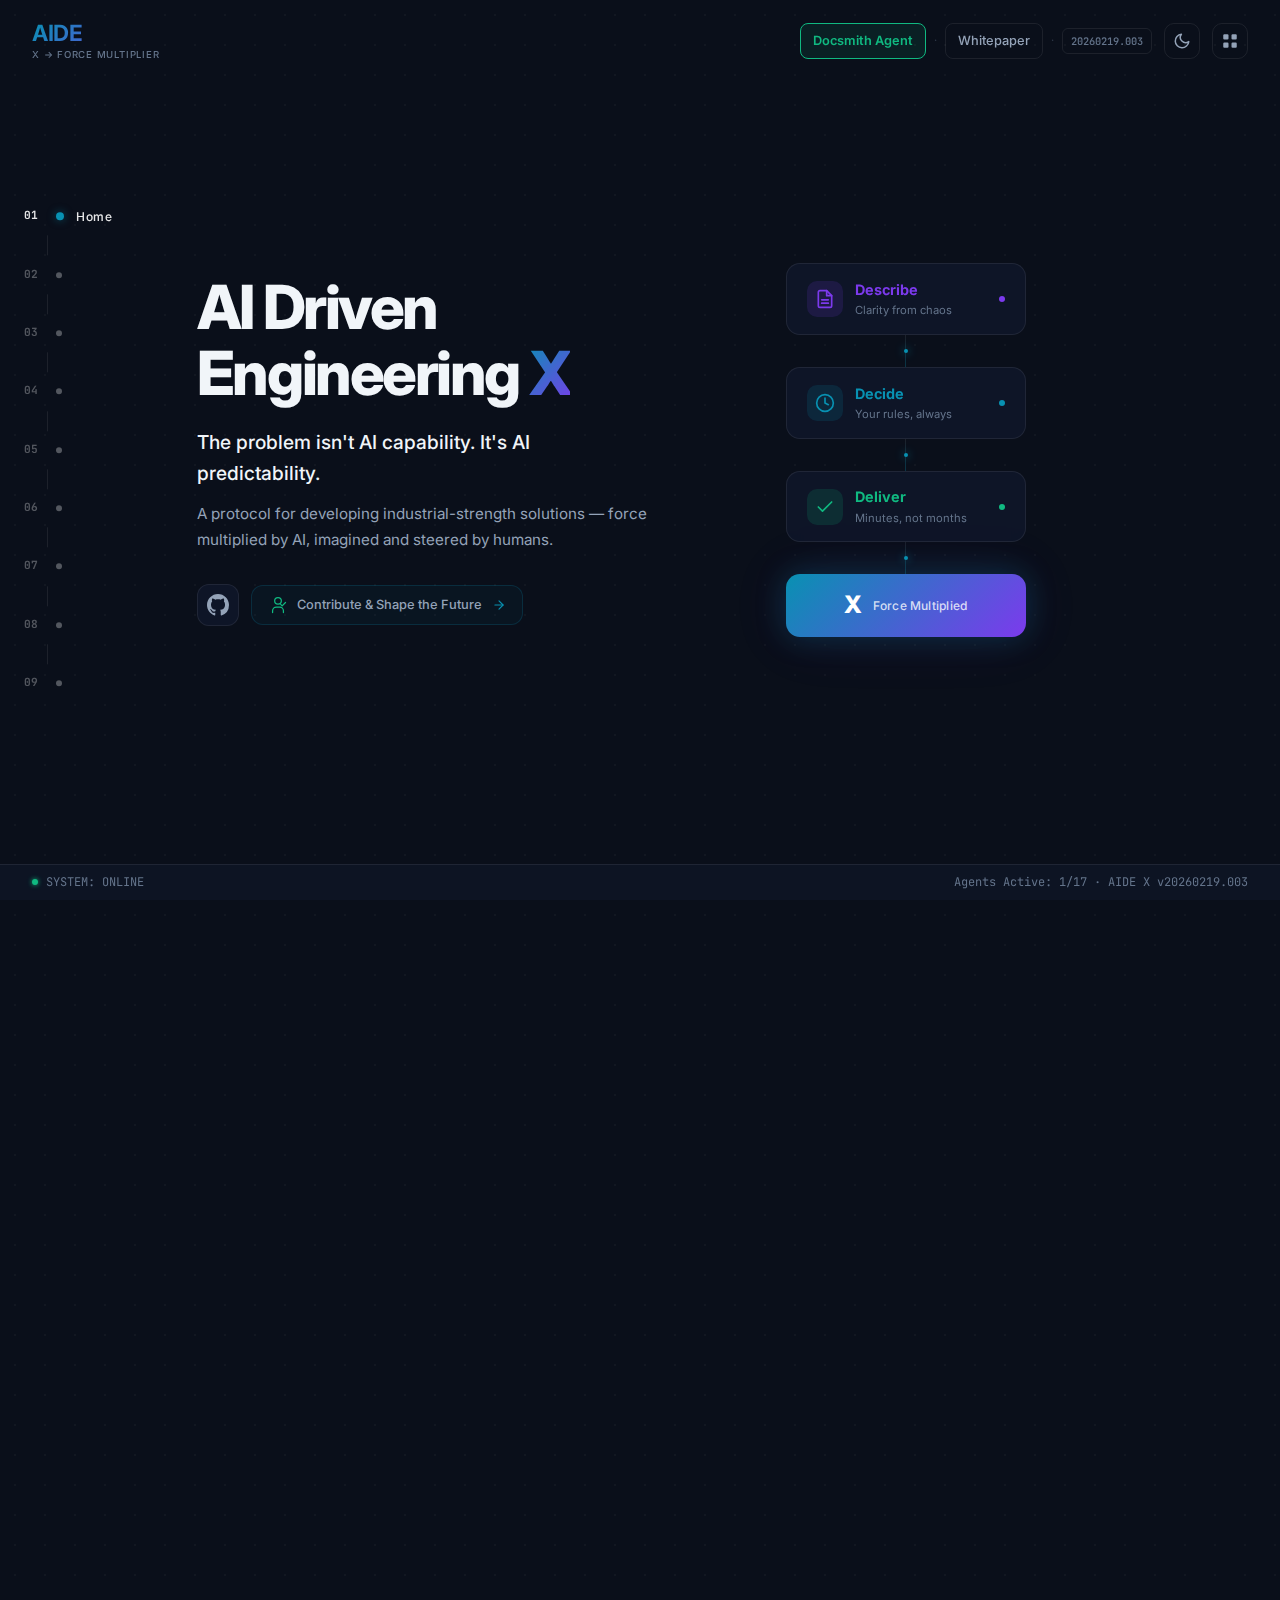
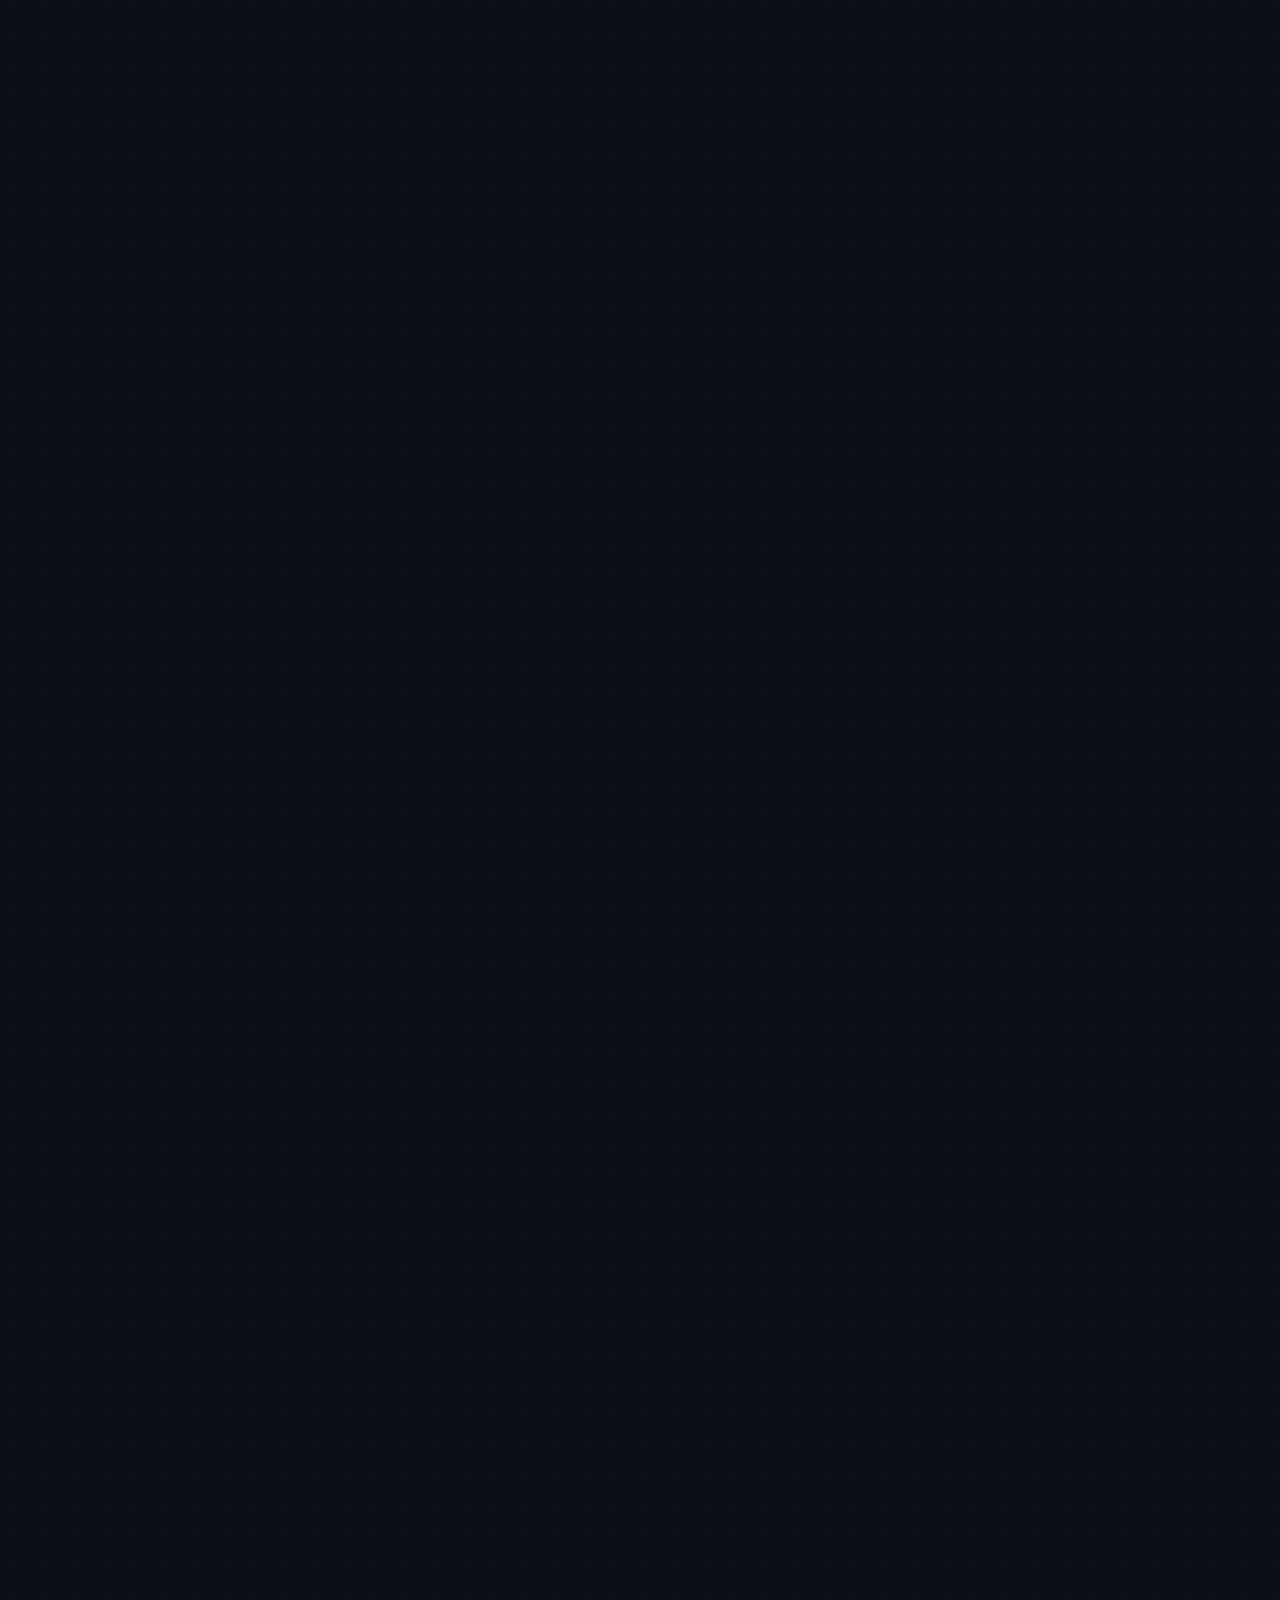
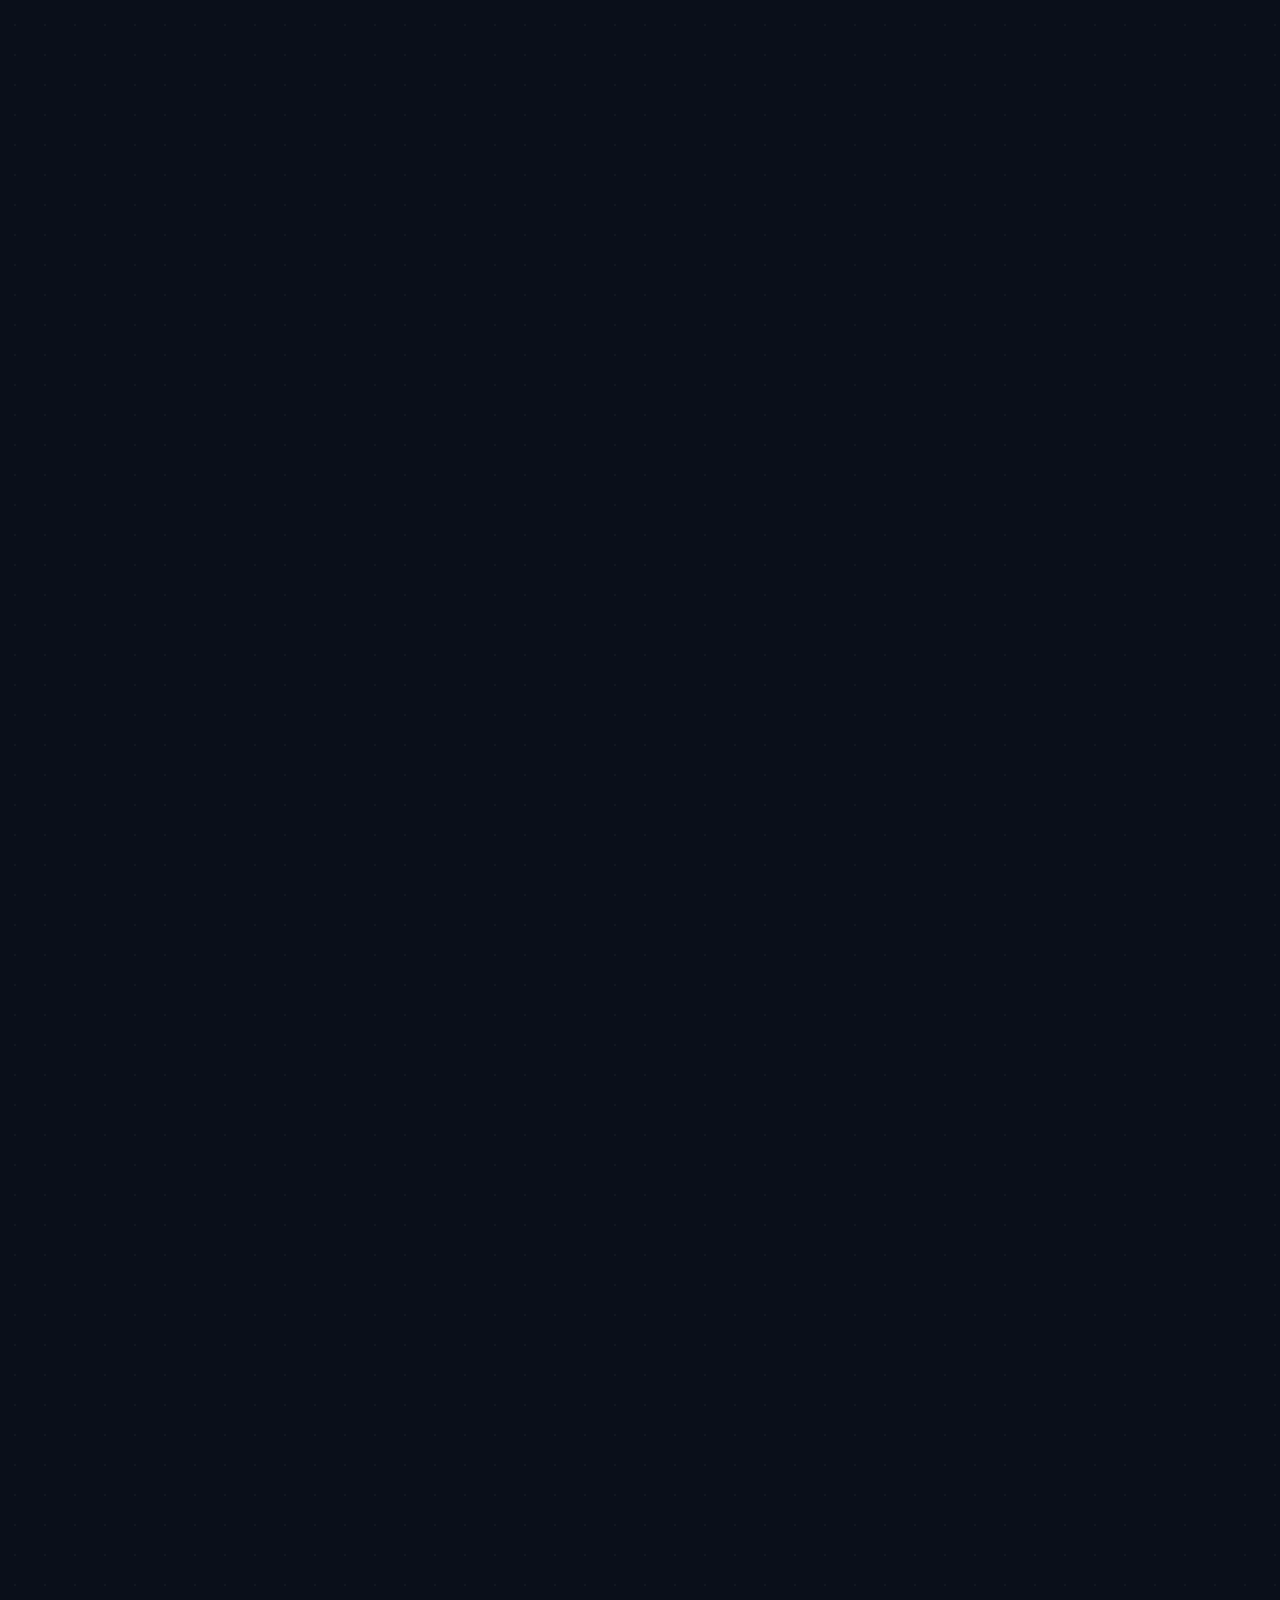
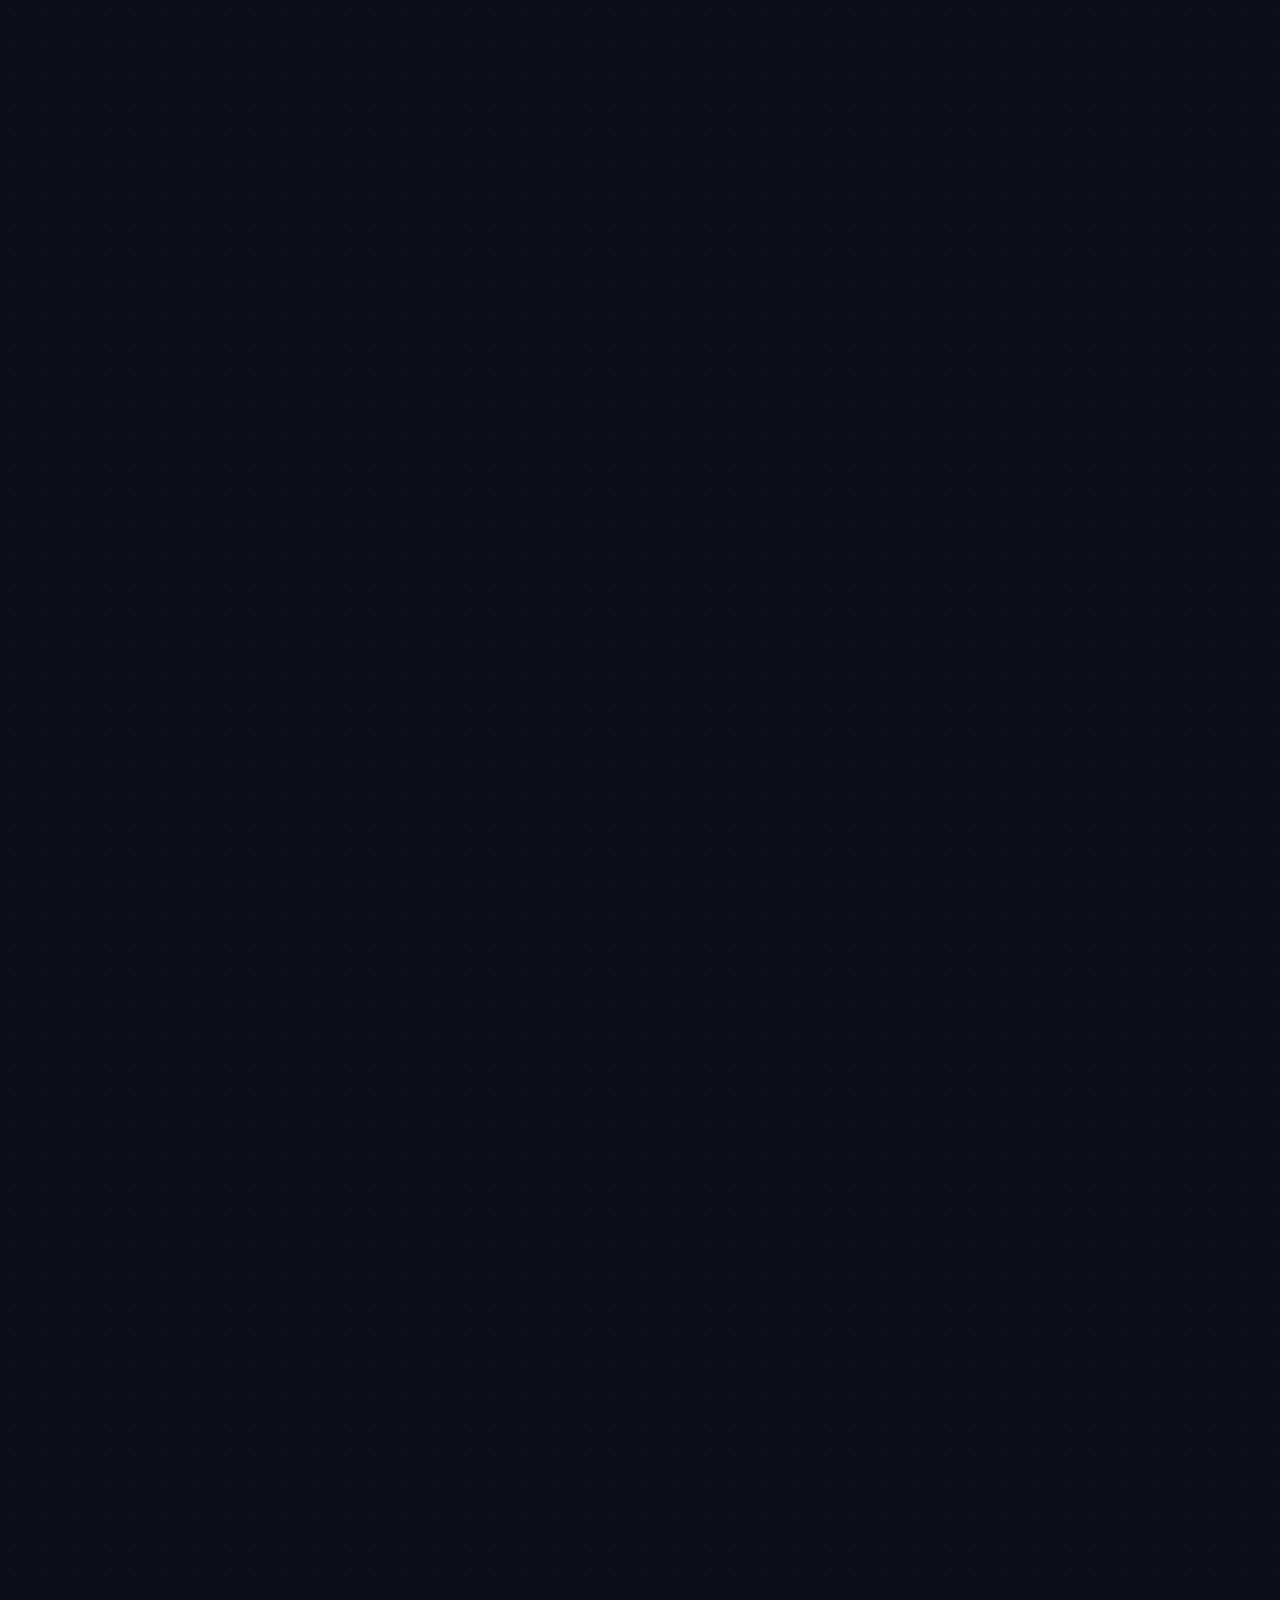
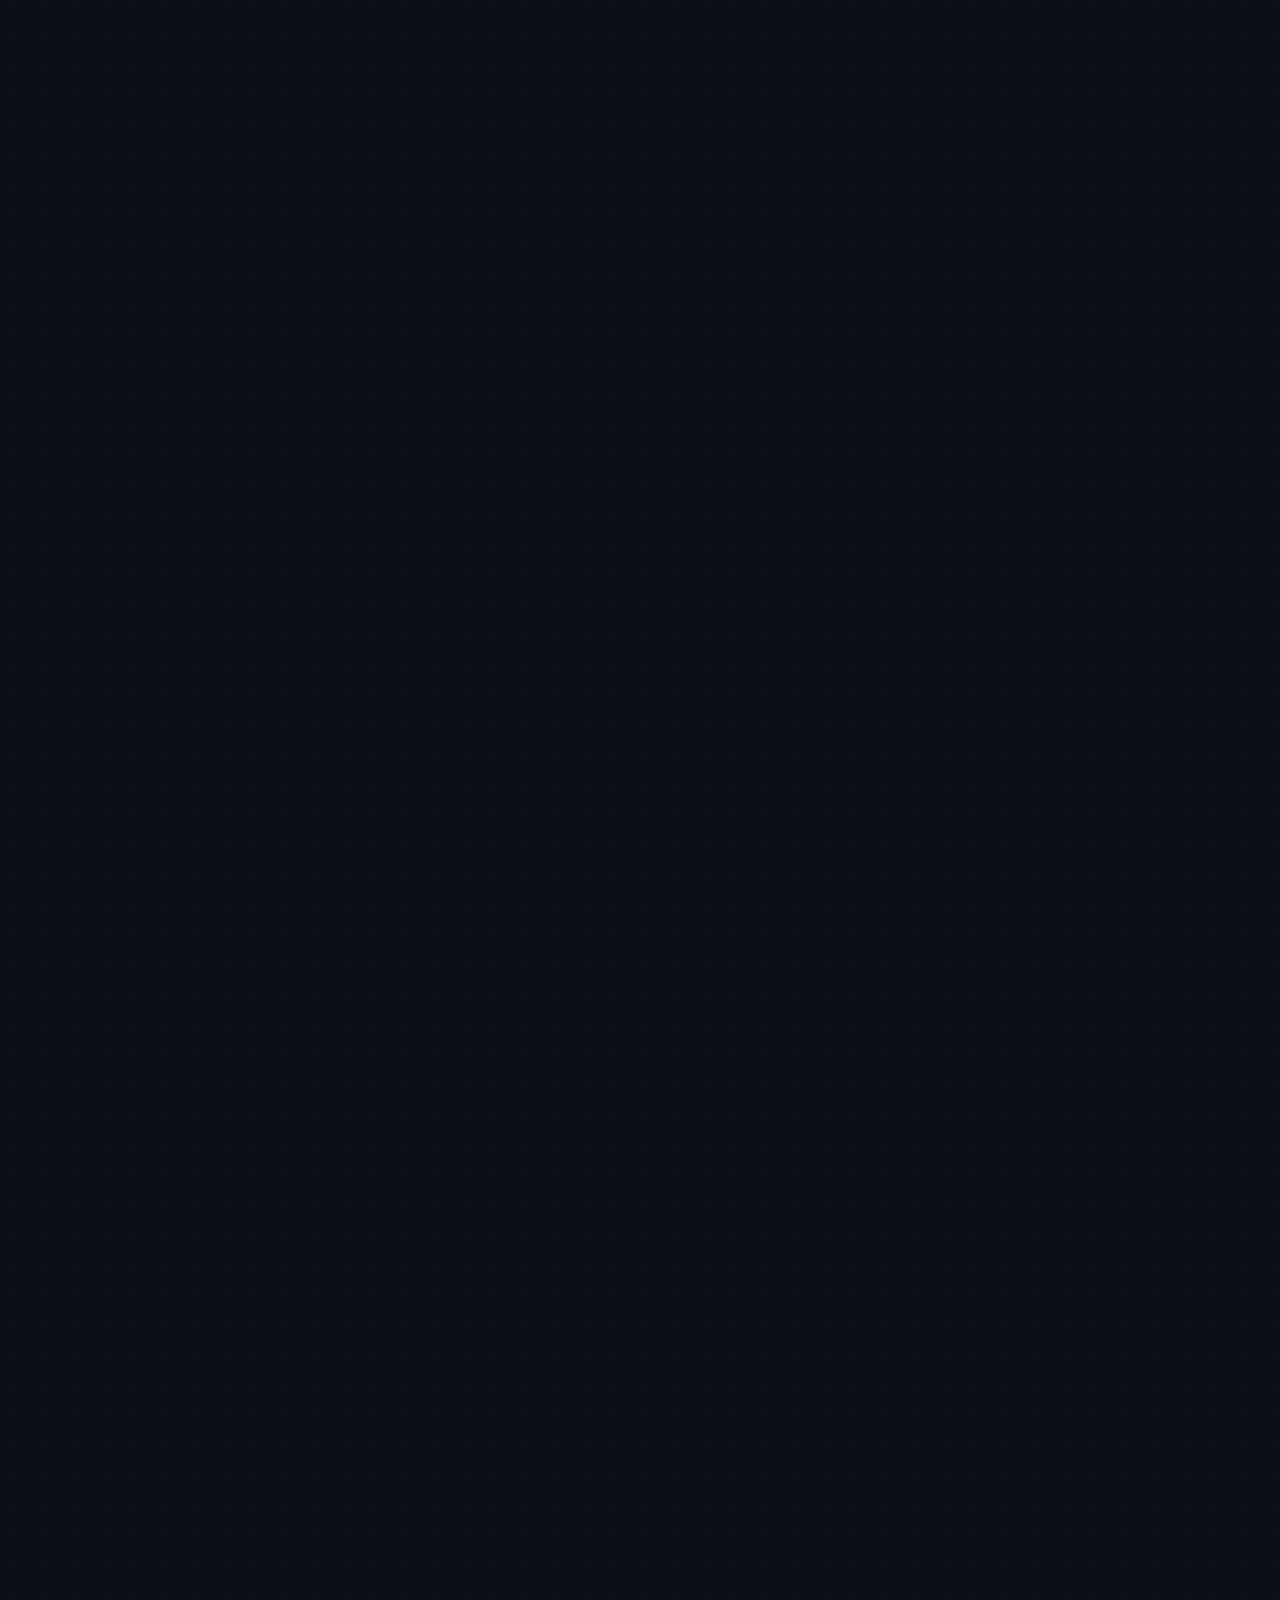
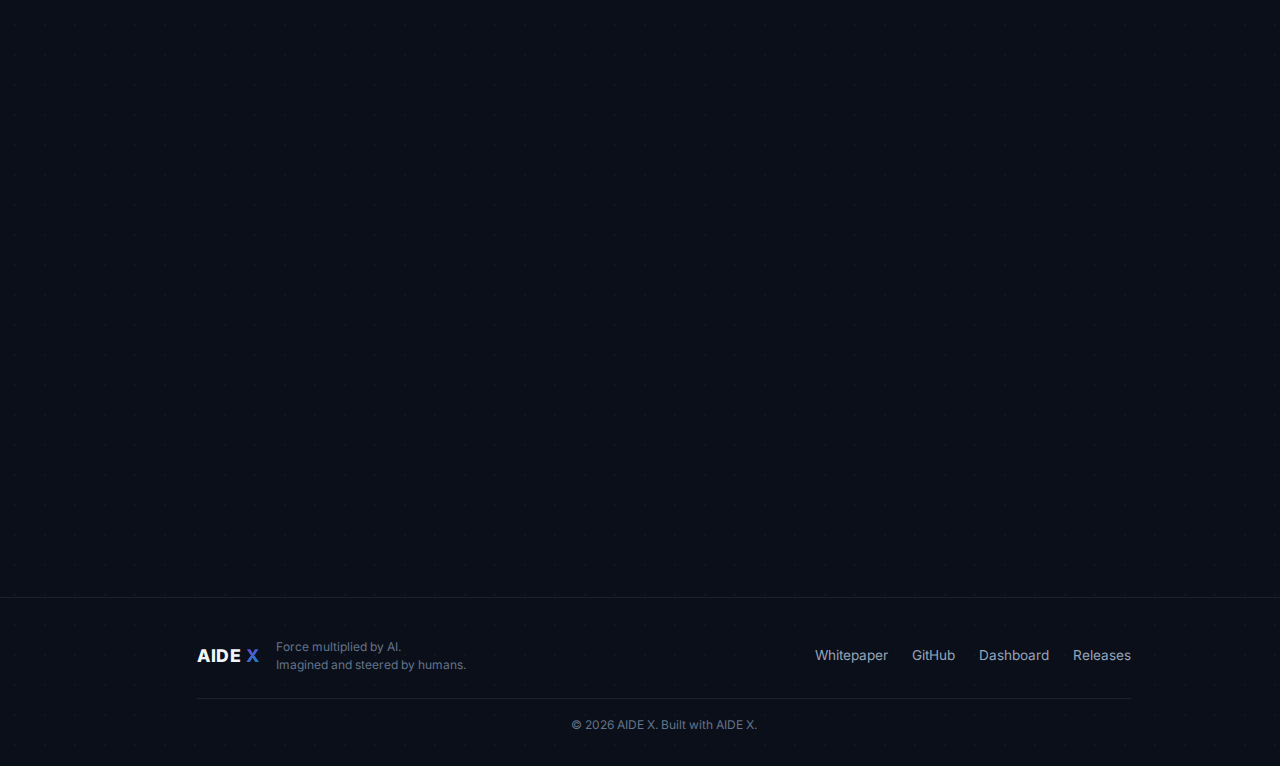
<file: docs/index.html>
<!DOCTYPE html>
<html lang="en" data-theme="dark">

<head>
    <meta charset="UTF-8">
    <meta name="viewport" content="width=device-width, initial-scale=1.0">
    <title>AIDE X — AI Driven Engineering X</title>
    <meta name="description"
        content="AIDE X is a protocol for developing industrial-strength solutions — force multiplied by AI, imagined and steered by humans.">
    <link
        href="https://fonts.googleapis.com/css2?family=Inter:wght@300;400;500;600;700;800&family=JetBrains+Mono:wght@400;500;600&display=swap"
        rel="stylesheet">
    <link rel="stylesheet" href="styles.css">
</head>

<body>

    <!-- Top Bar -->
    <div class="top-bar" id="topBar">
        <a href="#hero" class="logo-block">
            <span class="logo">AIDE <span>X</span></span>
            <span class="logo-sub">X → Force Multiplier</span>
        </a>
        <div class="top-bar-right">
            <div class="nav-links-inline">
                <a href="docsmith.html" class="nav-link-pulse">Docsmith Agent</a>
                <span class="nav-divider">·</span>
                <a href="whitepaper.html" class="nav-link-clean">Whitepaper</a>
                <span class="nav-divider">·</span>
                <a href="https://github.com/enkay-k/aidex/releases" class="release-tag">20260219.003</a>
            </div>
            <button class="theme-toggle" id="themeToggle" title="Toggle theme" aria-label="Toggle dark/light mode">
                <svg class="icon-sun" width="18" height="18" viewBox="0 0 24 24" fill="none" stroke="currentColor"
                    stroke-width="2" stroke-linecap="round" stroke-linejoin="round">
                    <circle cx="12" cy="12" r="5" />
                    <line x1="12" y1="1" x2="12" y2="3" />
                    <line x1="12" y1="21" x2="12" y2="23" />
                    <line x1="4.22" y1="4.22" x2="5.64" y2="5.64" />
                    <line x1="18.36" y1="18.36" x2="19.78" y2="19.78" />
                    <line x1="1" y1="12" x2="3" y2="12" />
                    <line x1="21" y1="12" x2="23" y2="12" />
                    <line x1="4.22" y1="19.78" x2="5.64" y2="18.36" />
                    <line x1="18.36" y1="5.64" x2="19.78" y2="4.22" />
                </svg>
                <svg class="icon-moon" width="18" height="18" viewBox="0 0 24 24" fill="none" stroke="currentColor"
                    stroke-width="2" stroke-linecap="round" stroke-linejoin="round">
                    <path d="M21 12.79A9 9 0 1 1 11.21 3 7 7 0 0 0 21 12.79z" />
                </svg>
            </button>
            <button class="menu-btn" id="hamburgerBtn" aria-label="Menu">
                <svg class="icon-grid" width="18" height="18" viewBox="0 0 24 24" fill="currentColor">
                    <rect x="3" y="3" width="7" height="7" rx="1.5" />
                    <rect x="14" y="3" width="7" height="7" rx="1.5" />
                    <rect x="3" y="14" width="7" height="7" rx="1.5" />
                    <rect x="14" y="14" width="7" height="7" rx="1.5" />
                </svg>
                <svg class="icon-close" width="18" height="18" viewBox="0 0 24 24" fill="none" stroke="currentColor"
                    stroke-width="2" stroke-linecap="round">
                    <line x1="18" y1="6" x2="6" y2="18" />
                    <line x1="6" y1="6" x2="18" y2="18" />
                </svg>
            </button>
        </div>
    </div>

    <!-- Full-Screen Menu Overlay -->
    <div class="menu-overlay" id="menuOverlay">
        <ul class="menu-links">
            <li><a href="#hero" class="active" data-section="hero">Home</a></li>
            <li><a href="#problem" data-section="problem">The Problem</a></li>
            <li><a href="#journey" data-section="journey">The Journey</a></li>
            <li><a href="#comparison" data-section="comparison">Why AIDE X</a></li>
            <li><a href="#features" data-section="features">Features</a></li>
            <li><a href="#agents" data-section="agents">AI Team</a></li>
            <li><a href="#principles" data-section="principles">Principles</a></li>
            <li><a href="#phase8" data-section="phase8">Phase 8</a></li>
            <li><a href="#roadmap" data-section="roadmap">Roadmap</a></li>
            <li><a href="whitepaper.html" class="menu-cta">Read the Whitepaper →</a></li>
            <li><a href="dashboard.html" class="menu-cta">Dashboard</a></li>
        </ul>
    </div>

    <!-- Left Sidebar Navigation -->
    <nav class="sidebar-nav" id="sidebarNav">
        <a href="#hero" class="sidebar-item active" data-section="hero">
            <span class="sidebar-num">01</span>
            <span class="sidebar-dot"></span>
            <span class="sidebar-label">Home</span>
        </a>
        <div class="sidebar-line"></div>
        <a href="#problem" class="sidebar-item" data-section="problem">
            <span class="sidebar-num">02</span>
            <span class="sidebar-dot"></span>
            <span class="sidebar-label">Problem</span>
        </a>
        <div class="sidebar-line"></div>
        <a href="#journey" class="sidebar-item" data-section="journey">
            <span class="sidebar-num">03</span>
            <span class="sidebar-dot"></span>
            <span class="sidebar-label">Journey</span>
        </a>
        <div class="sidebar-line"></div>
        <a href="#comparison" class="sidebar-item" data-section="comparison">
            <span class="sidebar-num">04</span>
            <span class="sidebar-dot"></span>
            <span class="sidebar-label">Compare</span>
        </a>
        <div class="sidebar-line"></div>
        <a href="#features" class="sidebar-item" data-section="features">
            <span class="sidebar-num">05</span>
            <span class="sidebar-dot"></span>
            <span class="sidebar-label">Features</span>
        </a>
        <div class="sidebar-line"></div>
        <a href="#agents" class="sidebar-item" data-section="agents">
            <span class="sidebar-num">06</span>
            <span class="sidebar-dot"></span>
            <span class="sidebar-label">AI Team</span>
        </a>
        <div class="sidebar-line"></div>
        <a href="#principles" class="sidebar-item" data-section="principles">
            <span class="sidebar-num">07</span>
            <span class="sidebar-dot"></span>
            <span class="sidebar-label">Principles</span>
        </a>
        <div class="sidebar-line"></div>
        <a href="#phase8" class="sidebar-item" data-section="phase8">
            <span class="sidebar-num">08</span>
            <span class="sidebar-dot"></span>
            <span class="sidebar-label">Phase 8</span>
        </a>
        <div class="sidebar-line"></div>
        <a href="#roadmap" class="sidebar-item" data-section="roadmap">
            <span class="sidebar-num">09</span>
            <span class="sidebar-dot"></span>
            <span class="sidebar-label">Roadmap</span>
        </a>
    </nav>

    <!-- ======================== MAIN CONTENT ======================== -->
    <div class="main-content" id="mainContent">

        <!-- 01: Hero -->
        <section class="section" id="hero">
            <div class="section-inner hero-split">
                <!-- Left: Text Content -->
                <div class="hero-left">
                    <h1 class="hero-title reveal stagger-1">
                        AI Driven Engineering <span class="gradient-text">X</span>
                    </h1>
                    <p class="hero-tagline reveal stagger-2">The problem isn't AI capability. It's AI predictability.
                    </p>
                    <p class="hero-sub reveal stagger-3">A protocol for developing industrial-strength solutions — force
                        multiplied by AI, imagined and steered by humans.</p>
                    <div class="hero-actions reveal stagger-4">
                        <a href="https://github.com/enkay-k/aidex" class="btn-icon" title="View on GitHub"
                            aria-label="GitHub">
                            <svg width="22" height="22" viewBox="0 0 24 24" fill="currentColor">
                                <path
                                    d="M12 0C5.37 0 0 5.37 0 12c0 5.31 3.435 9.795 8.205 11.385.6.105.825-.255.825-.57 0-.285-.015-1.23-.015-2.235-3.015.555-3.795-.735-4.035-1.41-.135-.345-.72-1.41-1.23-1.695-.42-.225-1.02-.78-.015-.795.945-.015 1.62.87 1.845 1.23 1.08 1.815 2.805 1.305 3.495.99.105-.78.42-1.305.765-1.605-2.67-.3-5.46-1.335-5.46-5.925 0-1.305.465-2.385 1.23-3.225-.12-.3-.54-1.53.12-3.18 0 0 1.005-.315 3.3 1.23.96-.27 1.98-.405 3-.405s2.04.135 3 .405c2.295-1.56 3.3-1.23 3.3-1.23.66 1.65.24 2.88.12 3.18.765.84 1.23 1.905 1.23 3.225 0 4.605-2.805 5.625-5.475 5.925.435.375.81 1.095.81 2.22 0 1.605-.015 2.895-.015 3.3 0 .315.225.69.825.57A12.02 12.02 0 0 0 24 12c0-6.63-5.37-12-12-12z" />
                            </svg>
                        </a>
                        <a href="https://github.com/enkay-k/aidex" class="hero-wip">
                            <svg class="wip-icon" width="20" height="20" viewBox="0 0 24 24" fill="none"
                                stroke="currentColor" stroke-width="1.5" stroke-linecap="round" stroke-linejoin="round">
                                <circle cx="12" cy="7" r="4" />
                                <path d="M5.5 21v-2a4.5 4.5 0 0 1 4.5-4.5h4a4.5 4.5 0 0 1 4.5 4.5v2" />
                                <path d="M15 11l2 2 4-4" />
                            </svg>
                            <span class="wip-text">Contribute &amp; Shape the Future</span>
                            <svg width="14" height="14" viewBox="0 0 24 24" fill="none" stroke="currentColor"
                                stroke-width="2" stroke-linecap="round" stroke-linejoin="round">
                                <line x1="5" y1="12" x2="19" y2="12" />
                                <polyline points="12 5 19 12 12 19" />
                            </svg>
                        </a>
                    </div>
                </div>
                <!-- Right: Sequential D→D→D Flow -->
                <div class="hero-right reveal stagger-3">
                    <div class="flow-container" id="flowContainer">
                        <!-- Step 1: Describe -->
                        <div class="flow-step step-describe">
                            <div class="flow-icon">
                                <svg width="20" height="20" viewBox="0 0 24 24" fill="none" stroke="currentColor"
                                    stroke-width="2" stroke-linecap="round" stroke-linejoin="round">
                                    <path d="M14 2H6a2 2 0 0 0-2 2v16a2 2 0 0 0 2 2h12a2 2 0 0 0 2-2V8z" />
                                    <polyline points="14 2 14 8 20 8" />
                                    <line x1="16" y1="13" x2="8" y2="13" />
                                    <line x1="16" y1="17" x2="8" y2="17" />
                                </svg>
                            </div>
                            <div class="flow-content">
                                <span class="flow-label">Describe</span>
                                <span class="flow-sub">Clarity from chaos</span>
                            </div>
                            <div class="flow-pulse-dot"></div>
                        </div>
                        <!-- Connector 1→2 -->
                        <div class="flow-connector">
                            <div class="flow-line"></div>
                            <div class="flow-energy energy-1"></div>
                        </div>
                        <!-- Step 2: Decide -->
                        <div class="flow-step step-decide">
                            <div class="flow-icon">
                                <svg width="20" height="20" viewBox="0 0 24 24" fill="none" stroke="currentColor"
                                    stroke-width="2" stroke-linecap="round" stroke-linejoin="round">
                                    <circle cx="12" cy="12" r="10" />
                                    <polyline points="12 6 12 12 16 14" />
                                </svg>
                            </div>
                            <div class="flow-content">
                                <span class="flow-label">Decide</span>
                                <span class="flow-sub">Your rules, always</span>
                            </div>
                            <div class="flow-pulse-dot"></div>
                        </div>
                        <!-- Connector 2→3 -->
                        <div class="flow-connector">
                            <div class="flow-line"></div>
                            <div class="flow-energy energy-2"></div>
                        </div>
                        <!-- Step 3: Deliver -->
                        <div class="flow-step step-deliver">
                            <div class="flow-icon">
                                <svg width="20" height="20" viewBox="0 0 24 24" fill="none" stroke="currentColor"
                                    stroke-width="2" stroke-linecap="round" stroke-linejoin="round">
                                    <polyline points="20 6 9 17 4 12" />
                                </svg>
                            </div>
                            <div class="flow-content">
                                <span class="flow-label">Deliver</span>
                                <span class="flow-sub">Minutes, not months</span>
                            </div>
                            <div class="flow-pulse-dot"></div>
                        </div>
                        <!-- Connector 3→X -->
                        <div class="flow-connector">
                            <div class="flow-line"></div>
                            <div class="flow-energy energy-3"></div>
                        </div>
                        <!-- Final: X Output -->
                        <div class="flow-output">
                            <span class="flow-x">X</span>
                            <span class="flow-x-sub">Force Multiplied</span>
                        </div>
                    </div>
                </div>
            </div>
        </section>

        <!-- 02: The Problem -->
        <section class="section" id="problem">
            <div class="section-inner problem-inner">
                <span class="section-label label-cyan reveal">02 — The Problem</span>
                <h2 class="section-title reveal stagger-1">Two Broken Ways to Build Software</h2>
                <p class="section-subtitle reveal stagger-2">The old way requires a team you can't afford. The new way —
                    "vibe coding" — is a <strong style="color:var(--accent-cyan)">coin flip</strong>.</p>

                <div class="problem-duo">
                    <!-- Left Panel: Too Many People, Too Much Cost -->
                    <div class="problem-panel panel-people reveal stagger-3">
                        <div class="panel-header">
                            <svg class="panel-icon" width="28" height="28" viewBox="0 0 24 24" fill="none"
                                stroke="currentColor" stroke-width="1.5" stroke-linecap="round" stroke-linejoin="round">
                                <path d="M17 21v-2a4 4 0 0 0-4-4H5a4 4 0 0 0-4 4v2" />
                                <circle cx="9" cy="7" r="4" />
                                <path d="M23 21v-2a4 4 0 0 0-3-3.87" />
                                <path d="M16 3.13a4 4 0 0 1 0 7.75" />
                            </svg>
                            <h3 class="panel-title">The Army You Can't Afford</h3>
                        </div>
                        <p class="panel-desc">Building software the "right way" means hiring a small army of specialists
                            — and praying they gel together.</p>
                        <div class="role-stack">
                            <div class="role-chip"><svg width="14" height="14" viewBox="0 0 24 24" fill="none"
                                    stroke="currentColor" stroke-width="2">
                                    <rect x="2" y="3" width="20" height="14" rx="2" />
                                    <line x1="8" y1="21" x2="16" y2="21" />
                                    <line x1="12" y1="17" x2="12" y2="21" />
                                </svg> PM</div>
                            <div class="role-chip"><svg width="14" height="14" viewBox="0 0 24 24" fill="none"
                                    stroke="currentColor" stroke-width="2">
                                    <polygon points="12 2 2 7 12 12 22 7 12 2" />
                                    <polyline points="2 17 12 22 22 17" />
                                </svg> Architect</div>
                            <div class="role-chip"><svg width="14" height="14" viewBox="0 0 24 24" fill="none"
                                    stroke="currentColor" stroke-width="2">
                                    <polyline points="16 18 22 12 16 6" />
                                    <polyline points="8 6 2 12 8 18" />
                                </svg> Engineers</div>
                            <div class="role-chip"><svg width="14" height="14" viewBox="0 0 24 24" fill="none"
                                    stroke="currentColor" stroke-width="2">
                                    <path d="M2 3h6a4 4 0 0 1 4 4v14a3 3 0 0 0-3-3H2z" />
                                </svg> Designer</div>
                            <div class="role-chip"><svg width="14" height="14" viewBox="0 0 24 24" fill="none"
                                    stroke="currentColor" stroke-width="2">
                                    <polyline points="9 11 12 14 22 4" />
                                    <path d="M21 12v7a2 2 0 0 1-2 2H5a2 2 0 0 1-2-2V5a2 2 0 0 1 2-2h11" />
                                </svg> QA</div>
                            <div class="role-chip"><svg width="14" height="14" viewBox="0 0 24 24" fill="none"
                                    stroke="currentColor" stroke-width="2">
                                    <rect x="4" y="4" width="16" height="16" rx="2" />
                                    <rect x="9" y="9" width="6" height="6" />
                                    <line x1="9" y1="1" x2="9" y2="4" />
                                    <line x1="15" y1="1" x2="15" y2="4" />
                                </svg> DevOps</div>
                            <div class="role-chip"><svg width="14" height="14" viewBox="0 0 24 24" fill="none"
                                    stroke="currentColor" stroke-width="2">
                                    <rect x="3" y="11" width="18" height="11" rx="2" />
                                    <path d="M7 11V7a5 5 0 0 1 10 0v4" />
                                </svg> Security</div>
                            <div class="role-chip chip-more">+5 more</div>
                        </div>
                        <div class="cost-bar">
                            <div class="cost-figure">
                                <span class="cost-amount">$50K+</span>
                                <span class="cost-label">/ month</span>
                            </div>
                            <div class="cost-meter">
                                <div class="cost-fill"></div>
                            </div>
                            <p class="cost-footnote">Months to hire. Years to train. Projects still fail.</p>
                        </div>
                    </div>

                    <!-- Right Panel: Coin Flip -->
                    <div class="problem-panel panel-coinflip reveal stagger-4">
                        <div class="panel-header">
                            <svg class="panel-icon icon-danger" width="28" height="28" viewBox="0 0 24 24" fill="none"
                                stroke="currentColor" stroke-width="1.5" stroke-linecap="round" stroke-linejoin="round">
                                <circle cx="12" cy="12" r="10" />
                                <line x1="12" y1="8" x2="12" y2="12" />
                                <line x1="12" y1="16" x2="12.01" y2="16" />
                            </svg>
                            <h3 class="panel-title">The Coin Flip</h3>
                        </div>
                        <p class="panel-desc">"Build me a system." Sometimes magic, sometimes garbage. That's <em>vibe
                                coding</em> — and you have zero control.</p>
                        <div class="coin-scene">
                            <div class="coin">
                                <div class="coin-face coin-heads">
                                    <svg width="24" height="24" viewBox="0 0 24 24" fill="none" stroke="currentColor"
                                        stroke-width="2">
                                        <polyline points="20 6 9 17 4 12" />
                                    </svg>
                                    <span>It works!</span>
                                </div>
                                <div class="coin-face coin-tails">
                                    <svg width="24" height="24" viewBox="0 0 24 24" fill="none" stroke="currentColor"
                                        stroke-width="2">
                                        <line x1="18" y1="6" x2="6" y2="18" />
                                        <line x1="6" y1="6" x2="18" y2="18" />
                                    </svg>
                                    <span>It's broken</span>
                                </div>
                            </div>
                        </div>
                        <div class="flip-outcomes">
                            <div class="outcome outcome-bad">
                                <span class="outcome-icon">✗</span>
                                <span>AI picks your tech stack</span>
                            </div>
                            <div class="outcome outcome-bad">
                                <span class="outcome-icon">✗</span>
                                <span>AI designs your architecture</span>
                            </div>
                            <div class="outcome outcome-bad">
                                <span class="outcome-icon">✗</span>
                                <span>AI decides your UX — without asking</span>
                            </div>
                            <div class="outcome outcome-bad">
                                <span class="outcome-icon">✗</span>
                                <span>No traceability, no audit trail</span>
                            </div>
                        </div>
                        <p class="flip-verdict">Nobody asked what <em>you</em> wanted.</p>
                    </div>
                </div>
            </div>
        </section>

        <!-- 03: The Journey -->
        <section class="section" id="journey">
            <div class="section-inner journey-inner">
                <span class="section-label label-purple reveal">03 — The Journey</span>
                <h2 class="section-title reveal stagger-1">Idea to <span class="gradient-text">Production</span></h2>
                <p class="section-subtitle reveal stagger-2">Here's exactly what happens when you bring an idea to AIDE
                    X.</p>

                <!-- Horizontal Phase Tabs -->
                <div class="journey-stepper reveal stagger-3">
                    <div class="stepper-tabs">
                        <button class="stepper-tab active" data-phase="describe">
                            <span class="tab-num">01–02</span>
                            <span class="tab-name">Describe</span>
                            <span class="tab-hint">Idea → Requirements</span>
                        </button>
                        <div class="stepper-arrow">
                            <svg width="16" height="16" viewBox="0 0 24 24" fill="none" stroke="currentColor"
                                stroke-width="2">
                                <polyline points="9 18 15 12 9 6" />
                            </svg>
                        </div>
                        <button class="stepper-tab" data-phase="decide">
                            <span class="tab-num">03–04</span>
                            <span class="tab-name">Decide</span>
                            <span class="tab-hint">Architecture → Design</span>
                        </button>
                        <div class="stepper-arrow">
                            <svg width="16" height="16" viewBox="0 0 24 24" fill="none" stroke="currentColor"
                                stroke-width="2">
                                <polyline points="9 18 15 12 9 6" />
                            </svg>
                        </div>
                        <button class="stepper-tab" data-phase="deliver">
                            <span class="tab-num">05–08</span>
                            <span class="tab-name">Deliver</span>
                            <span class="tab-hint">Build → Deploy → Evolve</span>
                        </button>
                    </div>

                    <!-- Expandable Phase Panels -->
                    <div class="stepper-panels">
                        <!-- DESCRIBE panel -->
                        <div class="stepper-panel active" id="panel-describe">
                            <div class="phase-cards">
                                <div class="phase-card">
                                    <div class="phase-num">01</div>
                                    <div class="phase-body">
                                        <h4>Idea → Clarity</h4>
                                        <p>Describe your pain point in plain language. AI asks targeted questions to
                                            remove ambiguity.</p>
                                        <div class="phase-meta">
                                            <span class="human-tag tag-describe">You clarify intent</span>
                                            <span class="phase-time">~15 min</span>
                                        </div>
                                        <div class="phase-output">➤ Problem statement + project guardrails</div>
                                    </div>
                                </div>
                                <div class="phase-card">
                                    <div class="phase-num">02</div>
                                    <div class="phase-body">
                                        <h4>Clarity → Requirements</h4>
                                        <p>AI expands into structured requirements — what it does, how well, edge cases,
                                            priorities.</p>
                                        <div class="phase-meta">
                                            <span class="human-tag tag-describe">You approve scope</span>
                                            <span class="phase-time">~30 min</span>
                                        </div>
                                        <div class="phase-output">➤ Complete requirements document</div>
                                    </div>
                                </div>
                            </div>
                        </div>

                        <!-- DECIDE panel -->
                        <div class="stepper-panel" id="panel-decide">
                            <div class="phase-cards">
                                <div class="phase-card">
                                    <div class="phase-num">03</div>
                                    <div class="phase-body">
                                        <h4>Architecture & Visualization</h4>
                                        <p>AI designs the system with visual diagrams. Tech choices explained with
                                            trade-offs.</p>
                                        <div class="phase-meta">
                                            <span class="human-tag tag-decide">You approve architecture</span>
                                            <span class="phase-time">~20 min</span>
                                        </div>
                                        <div class="phase-output">➤ Architecture + system diagrams</div>
                                    </div>
                                </div>
                                <div class="phase-card">
                                    <div class="phase-num">04</div>
                                    <div class="phase-body">
                                        <h4>Look & Feel</h4>
                                        <p>AI generates design alternatives with trade-offs. Not one option — choices.
                                        </p>
                                        <div class="phase-meta">
                                            <span class="human-tag tag-decide">You pick the design</span>
                                            <span class="phase-time">Your pace</span>
                                        </div>
                                        <div class="phase-output">➤ Approved design direction</div>
                                    </div>
                                </div>
                            </div>
                        </div>

                        <!-- DELIVER panel -->
                        <div class="stepper-panel" id="panel-deliver">
                            <div class="phase-cards">
                                <div class="phase-card">
                                    <div class="phase-num">05</div>
                                    <div class="phase-body">
                                        <h4>Build</h4>
                                        <p>AI breaks work into atomic tasks. Parallel execution. Code + tests + docs.
                                        </p>
                                        <div class="phase-meta">
                                            <span class="human-tag tag-deliver">You review features</span>
                                            <span class="phase-time">Min → Hrs</span>
                                        </div>
                                        <div class="phase-output">➤ Working code + tests + docs</div>
                                    </div>
                                </div>
                                <div class="phase-card">
                                    <div class="phase-num">06</div>
                                    <div class="phase-body">
                                        <h4>Verify & Secure</h4>
                                        <p>Security scan, code review, performance tests — all automated.</p>
                                        <div class="phase-meta">
                                            <span class="human-tag tag-deliver">You accept risk</span>
                                            <span class="phase-time">Minutes</span>
                                        </div>
                                        <div class="phase-output">➤ Quality-verified codebase</div>
                                    </div>
                                </div>
                                <div class="phase-card">
                                    <div class="phase-num">07</div>
                                    <div class="phase-body">
                                        <h4>Deploy</h4>
                                        <p>CI/CD, infrastructure, monitoring — all configured automatically.</p>
                                        <div class="phase-meta">
                                            <span class="human-tag tag-deliver">You give go/no-go</span>
                                            <span class="phase-time">Minutes</span>
                                        </div>
                                        <div class="phase-output">➤ Running app with monitoring</div>
                                    </div>
                                </div>
                                <div class="phase-card phase-evolve">
                                    <div class="phase-num">08</div>
                                    <div class="phase-body">
                                        <h4>Evolve ★</h4>
                                        <p>AI built it, AI knows it. Bug fixes, features, refactors — conversations, not
                                            projects.</p>
                                        <div class="phase-meta">
                                            <span class="human-tag tag-evolve">You say what's next</span>
                                            <span class="phase-time">∞</span>
                                        </div>
                                        <div class="phase-output">➤ Continuous evolution — never ends</div>
                                    </div>
                                </div>
                            </div>
                        </div>
                    </div>
                </div>
            </div>
        </section>

        <!-- 04: Comparison -->
        <section class="section" id="comparison">
            <div class="section-inner compare-inner">
                <span class="section-label label-emerald reveal">04 — Why AIDE X Wins</span>
                <h2 class="section-title reveal stagger-1">Three Ways to Build. Only One <span
                        class="gradient-text">Works</span>.</h2>
                <p class="section-subtitle reveal stagger-2">Compare the old way, the risky way, and the AIDE X way.</p>
                <div class="compare-table reveal stagger-3">
                    <!-- Column Headers -->
                    <div class="compare-col col-old">
                        <div class="compare-header">
                            <span class="compare-emoji">🏢</span>
                            <h3>Traditional Team</h3>
                        </div>
                        <ul class="compare-list">
                            <li><span class="dot dot-red"></span>3–6 months to ship</li>
                            <li><span class="dot dot-red"></span>$75K+ development cost</li>
                            <li><span class="dot dot-red"></span>$500+/mo operations</li>
                            <li><span class="dot dot-red"></span>Security = separate engagement</li>
                            <li><span class="dot dot-red"></span>Compliance = expensive audit</li>
                            <li><span class="dot dot-red"></span>Changes = expensive</li>
                            <li><span class="dot dot-red"></span>Predictable but slow</li>
                        </ul>
                    </div>
                    <div class="compare-col col-vibe">
                        <div class="compare-header">
                            <span class="compare-emoji">🎲</span>
                            <h3>Vibe Coding</h3>
                        </div>
                        <ul class="compare-list">
                            <li><span class="dot dot-yellow"></span>Fast but fragile</li>
                            <li><span class="dot dot-yellow"></span>Low cost, hidden rework</li>
                            <li><span class="dot dot-yellow"></span>Ops cost = unknown</li>
                            <li><span class="dot dot-yellow"></span>Security = usually skipped</li>
                            <li><span class="dot dot-yellow"></span>Compliance = none</li>
                            <li><span class="dot dot-yellow"></span>Changes = start over</li>
                            <li><span class="dot dot-yellow"></span>Unpredictable quality</li>
                        </ul>
                    </div>
                    <div class="compare-col col-aidex">
                        <div class="compare-badge">★ Recommended</div>
                        <div class="compare-header">
                            <span class="compare-emoji">⚡</span>
                            <h3>AIDE X</h3>
                        </div>
                        <ul class="compare-list">
                            <li><span class="dot dot-green"></span>Days, not months</li>
                            <li><span class="dot dot-green"></span>~$400 to ship</li>
                            <li><span class="dot dot-green"></span>$0/mo possible</li>
                            <li><span class="dot dot-green"></span>Security = built-in, every build</li>
                            <li><span class="dot dot-green"></span>Compliance = automated</li>
                            <li><span class="dot dot-green"></span>Changes = conversation</li>
                            <li><span class="dot dot-green"></span>Predictable + controlled</li>
                        </ul>
                    </div>
                </div>
            </div>
        </section>

        <!-- 05: Sharp Features -->
        <section class="section" id="features">
            <div class="section-inner feat-inner">
                <span class="section-label label-cyan reveal">05 — What You Usually Pay Extra For</span>
                <h2 class="section-title reveal stagger-1">Built-In. Not <span class="gradient-text">Bolt-On</span>.
                </h2>
                <p class="section-subtitle reveal stagger-2">These are built into every AIDE X project. No add-ons. No
                    extra vendors.</p>
                <div class="feat-grid reveal stagger-3">
                    <div class="feat-card">
                        <div class="feat-icon-wrap icon-cost">
                            <svg width="22" height="22" viewBox="0 0 24 24" fill="none" stroke="currentColor"
                                stroke-width="1.5">
                                <line x1="12" y1="1" x2="12" y2="23" />
                                <path d="M17 5H9.5a3.5 3.5 0 0 0 0 7h5a3.5 3.5 0 0 1 0 7H6" />
                            </svg>
                        </div>
                        <div class="feat-content">
                            <h4>Cost Transparency</h4>
                            <span class="feat-agent">Plutus</span>
                            <p>Know what it costs before you build. Dev + ops cost estimated upfront, with free-tier
                                recommendations.</p>
                            <div class="feat-highlight hl-cost">Traditional: $75K+ → AIDE X: ~$400</div>
                        </div>
                    </div>
                    <div class="feat-card">
                        <div class="feat-icon-wrap icon-security">
                            <svg width="22" height="22" viewBox="0 0 24 24" fill="none" stroke="currentColor"
                                stroke-width="1.5">
                                <path d="M12 22s8-4 8-10V5l-8-3-8 3v7c0 6 8 10 8 10z" />
                            </svg>
                        </div>
                        <div class="feat-content">
                            <h4>Security Analysis</h4>
                            <span class="feat-agent">Ares</span>
                            <p>OWASP Top 10, dependency audits, secrets detection, compliance checks on every single
                                build.</p>
                            <div class="feat-highlight hl-security">Not a bolt-on. A standard.</div>
                        </div>
                    </div>
                    <div class="feat-card">
                        <div class="feat-icon-wrap icon-change">
                            <svg width="22" height="22" viewBox="0 0 24 24" fill="none" stroke="currentColor"
                                stroke-width="1.5">
                                <polyline points="23 4 23 10 17 10" />
                                <polyline points="1 20 1 14 7 14" />
                                <path d="M3.51 9a9 9 0 0 1 14.85-3.36L23 10M1 14l4.64 4.36A9 9 0 0 0 20.49 15" />
                            </svg>
                        </div>
                        <div class="feat-content">
                            <h4>Change Management</h4>
                            <span class="feat-agent">Itihas</span>
                            <p>Every change versioned and traceable. Auto-generated release notes. One-command rollback.
                            </p>
                            <div class="feat-highlight hl-change">"What changed?" — answered instantly.</div>
                        </div>
                    </div>
                    <div class="feat-card">
                        <div class="feat-icon-wrap icon-compliance">
                            <svg width="22" height="22" viewBox="0 0 24 24" fill="none" stroke="currentColor"
                                stroke-width="1.5">
                                <path d="M22 11.08V12a10 10 0 1 1-5.93-9.14" />
                                <polyline points="22 4 12 14.01 9 11.01" />
                            </svg>
                        </div>
                        <div class="feat-content">
                            <h4>Compliance & Verification</h4>
                            <span class="feat-agent">Themis</span>
                            <p>GDPR, SOC 2, ISO 27001, PCI-DSS, HIPAA — verified automatically with audit trails.</p>
                            <div class="feat-highlight hl-compliance">Not a separate vendor. Built-in.</div>
                        </div>
                    </div>
                </div>
            </div>
        </section>

        <!-- 06: Agents -->
        <section class="section" id="agents">
            <div class="section-inner agents-inner">
                <span class="section-label label-purple reveal">06 — Your AI Team</span>
                <h2 class="section-title reveal stagger-1">17 Agents. <span class="gradient-text">One Team.</span></h2>
                <p class="section-subtitle reveal stagger-2">Start with the core 4. Scale up as your project demands.
                </p>

                <div class="agents-columns reveal stagger-3">
                    <!-- Column 1: Core -->
                    <div class="agents-col">
                        <div class="col-label col-label-purple">Core</div>
                        <div class="agent-card" data-codename="Foreman">
                            <div class="agent-icon">👷</div>
                            <div class="agent-name">Coordinator</div>
                            <div class="agent-desc">Orchestrates the pipeline</div>
                            <div class="agent-codename">Foreman</div>
                        </div>
                        <div class="agent-card" data-codename="Daedalus">
                            <div class="agent-icon">📐</div>
                            <div class="agent-name">Architect</div>
                            <div class="agent-desc">System design, trade-offs</div>
                            <div class="agent-codename">Daedalus</div>
                        </div>
                        <div class="agent-card" data-codename="Hephaestus">
                            <div class="agent-icon">🔨</div>
                            <div class="agent-name">Engineer</div>
                            <div class="agent-desc">Write production code</div>
                            <div class="agent-codename">Hephaestus</div>
                        </div>
                        <div class="agent-card" data-codename="Athena">
                            <div class="agent-icon">🔍</div>
                            <div class="agent-name">Reviewer</div>
                            <div class="agent-desc">Quality, best practices</div>
                            <div class="agent-codename">Athena</div>
                        </div>
                    </div>

                    <!-- Column 2: Scale -->
                    <div class="agents-col">
                        <div class="col-label col-label-cyan">Scale</div>
                        <div class="agent-card" data-codename="Apollo">
                            <div class="agent-icon">📋</div>
                            <div class="agent-name">Product Manager</div>
                            <div class="agent-desc">Vision, scope, priorities</div>
                            <div class="agent-codename">Apollo</div>
                        </div>
                        <div class="agent-card" data-codename="Cassandra">
                            <div class="agent-icon">✅</div>
                            <div class="agent-name">Tester</div>
                            <div class="agent-desc">Tests, validation</div>
                            <div class="agent-codename">Cassandra</div>
                        </div>
                        <div class="agent-card agent-active" data-codename="Docsmith">
                            <div class="agent-icon">📖</div>
                            <div class="agent-name">Docs</div>
                            <div class="agent-desc">Documentation (Active)</div>
                            <div class="agent-codename">Docsmith</div>
                        </div>
                        <div class="agent-card" data-codename="Ares">
                            <div class="agent-icon">🛡️</div>
                            <div class="agent-name">Security</div>
                            <div class="agent-desc">OWASP, scanning</div>
                            <div class="agent-codename">Ares</div>
                        </div>
                        <div class="agent-card" data-codename="Karma">
                            <div class="agent-icon">⚙️</div>
                            <div class="agent-name">DevOps</div>
                            <div class="agent-desc">CI/CD, infrastructure</div>
                            <div class="agent-codename">Karma</div>
                        </div>
                        <div class="agent-card" data-codename="Themis">
                            <div class="agent-icon">⚖️</div>
                            <div class="agent-name">VaPT</div>
                            <div class="agent-desc">Compliance, verification</div>
                            <div class="agent-codename">Themis</div>
                        </div>
                        <div class="agent-card" data-codename="Tosh">
                            <div class="agent-icon">⚡</div>
                            <div class="agent-name">Performance</div>
                            <div class="agent-desc">Load & stress testing</div>
                            <div class="agent-codename">Tosh</div>
                        </div>
                        <div class="agent-card" data-codename="Plutus">
                            <div class="agent-icon">💰</div>
                            <div class="agent-name">Cost Estimator</div>
                            <div class="agent-desc">Dev + Ops costs, ROI</div>
                            <div class="agent-codename">Plutus</div>
                        </div>
                    </div>

                    <!-- Column 3: On Demand -->
                    <div class="agents-col">
                        <div class="col-label col-label-amber">On Demand</div>
                        <div class="agent-card" data-codename="Hermes">
                            <div class="agent-icon">🔍</div>
                            <div class="agent-name">Researcher</div>
                            <div class="agent-desc">Market & tech research</div>
                            <div class="agent-codename">Hermes</div>
                        </div>
                        <div class="agent-card" data-codename="Oracle">
                            <div class="agent-icon">💡</div>
                            <div class="agent-name">Business Analyst</div>
                            <div class="agent-desc">Requirements, feasibility</div>
                            <div class="agent-codename">Oracle</div>
                        </div>
                        <div class="agent-card" data-codename="Aphrodite">
                            <div class="agent-icon">🎨</div>
                            <div class="agent-name">Designer</div>
                            <div class="agent-desc">Mockups, your choice</div>
                            <div class="agent-codename">Aphrodite</div>
                        </div>
                        <div class="agent-card" data-codename="Kriti">
                            <div class="agent-icon">📢</div>
                            <div class="agent-name">Marketing</div>
                            <div class="agent-desc">Positioning, launch</div>
                            <div class="agent-codename">Kriti</div>
                        </div>
                        <div class="agent-card" data-codename="Itihas">
                            <div class="agent-icon">📦</div>
                            <div class="agent-name">Chronicler</div>
                            <div class="agent-desc">Release notes, changelog</div>
                            <div class="agent-codename">Itihas</div>
                        </div>
                    </div>
                </div>
            </div>
        </section>

        <!-- 07: Principles -->
        <section class="section" id="principles">
            <div class="section-inner principles-inner">
                <span class="section-label label-amber reveal">07 — The Principles</span>
                <h2 class="section-title reveal stagger-1">How AIDE X Makes AI <span
                        class="gradient-text">Predictable</span></h2>
                <p class="section-subtitle reveal stagger-2">Six rules that keep AI honest, useful, and under your
                    control.</p>
                <div class="principles-grid">
                    <div class="principle-card reveal stagger-1">
                        <div class="principle-number">Principle 01</div>
                        <div class="principle-title">Describe It, Then Build It</div>
                        <div class="principle-desc">Nothing gets built until both sides agree on what "done" looks like.
                            AI asks the right questions first.</div>
                    </div>
                    <div class="principle-card reveal stagger-2">
                        <div class="principle-number">Principle 02</div>
                        <div class="principle-title">Your Rules, Always</div>
                        <div class="principle-desc">Your preferred tech, design standards, security requirements. AI
                            operates within YOUR guardrails.</div>
                    </div>
                    <div class="principle-card reveal stagger-3">
                        <div class="principle-number">Principle 03</div>
                        <div class="principle-title">See It Before You Build It</div>
                        <div class="principle-desc">Visual architecture at every zoom level. You understand what you're
                            getting before code is written.</div>
                    </div>
                    <div class="principle-card reveal stagger-4">
                        <div class="principle-number">Principle 04</div>
                        <div class="principle-title">Fresh Eyes on Every Task</div>
                        <div class="principle-desc">No degrading quality. Each task gets a clean start. The 50th task is
                            as sharp as the 1st.</div>
                    </div>
                    <div class="principle-card reveal stagger-5">
                        <div class="principle-number">Principle 05</div>
                        <div class="principle-title">Pause Where It Matters</div>
                        <div class="principle-desc">AI moves fast where it can, stops where it should. Design,
                            architecture, go-live — always your call.</div>
                    </div>
                    <div class="principle-card reveal stagger-6">
                        <div class="principle-number">Principle 06</div>
                        <div class="principle-title">AI Builds It, AI Knows It</div>
                        <div class="principle-desc">After deployment, bug fixes and features are conversations. Phase 8
                            never ends.</div>
                    </div>
                </div>
            </div>
        </section>

        <!-- 08: Phase 8 — The Force Multiplier -->
        <section class="section" id="phase8">
            <div class="section-inner phase8-inner">
                <span class="section-label label-purple reveal">08 — The Force Multiplier</span>
                <h2 class="section-title section-title-left reveal stagger-1">Phase 8: Changes Are <span
                        class="gradient-text">Conversations</span></h2>
                <p class="section-subtitle section-subtitle-left reveal stagger-2">AI built your system. AI knows your
                    system. What used to take weeks now takes minutes.</p>
                <div class="phase8-examples reveal stagger-3">
                    <div class="phase8-example reveal stagger-1">
                        <div class="phase8-quote">"Add a payment option for UPI."</div>
                        <div class="phase8-result">→ Done in hours</div>
                    </div>
                    <div class="phase8-example reveal stagger-2">
                        <div class="phase8-quote">"The login times out too fast. Fix it."</div>
                        <div class="phase8-result">→ Done in minutes</div>
                    </div>
                    <div class="phase8-example reveal stagger-3">
                        <div class="phase8-quote">"Support Spanish and Hindi."</div>
                        <div class="phase8-result">→ Done in hours</div>
                    </div>
                    <div class="phase8-example reveal stagger-4">
                        <div class="phase8-quote">"What changed in the last release?"</div>
                        <div class="phase8-result">→ Answer instantly</div>
                    </div>
                </div>
            </div>
        </section>

        <!-- 09: Roadmap Timeline -->
        <section class="section" id="roadmap">
            <div class="section-inner roadmap-inner">
                <span class="section-label label-cyan reveal">09 — The Roadmap</span>
                <h2 class="section-title reveal stagger-1">Where This Is <span class="gradient-text">Going</span></h2>
                <p class="section-subtitle reveal stagger-2">The protocol stays the same. The force multiplier grows.
                </p>

                <div class="roadmap-split reveal stagger-3">
                    <!-- Left: Winding Road Timeline -->
                    <div class="road-timeline">
                        <div class="road-path">
                            <svg class="road-svg" viewBox="0 0 300 520" fill="none" xmlns="http://www.w3.org/2000/svg">
                                <path class="road-line"
                                    d="M150 20 C150 80, 250 100, 250 160 S50 220, 50 280 S250 340, 250 400 S150 460, 150 500"
                                    stroke="url(#roadGrad)" stroke-width="3" stroke-linecap="round" fill="none" />
                                <defs>
                                    <linearGradient id="roadGrad" x1="0" y1="0" x2="0" y2="1">
                                        <stop offset="0%" stop-color="var(--accent-purple)" />
                                        <stop offset="50%" stop-color="var(--accent-cyan)" />
                                        <stop offset="100%" stop-color="var(--accent-amber)" />
                                    </linearGradient>
                                </defs>
                                <!-- Milestone dots -->
                                <circle class="road-dot road-dot-1" cx="150" cy="20" r="8"
                                    fill="var(--accent-purple)" />
                                <circle class="road-dot road-dot-2" cx="50" cy="280" r="8" fill="var(--accent-cyan)" />
                                <circle class="road-dot road-dot-3" cx="150" cy="500" r="8"
                                    fill="var(--accent-amber)" />
                            </svg>
                        </div>
                        <div class="road-milestones">
                            <div class="road-milestone milestone-1 reveal stagger-1">
                                <div class="milestone-year">2026</div>
                                <div class="milestone-title">Human steers, AI executes</div>
                                <div class="milestone-desc">You imagine the product and steer every decision. AI does
                                    the heavy lifting.</div>
                                <div class="milestone-bar">
                                    <div class="bar-human" style="width:40%">Human 40%</div>
                                    <div class="bar-ai" style="width:60%">AI 60%</div>
                                </div>
                            </div>
                            <div class="road-milestone milestone-2 reveal stagger-2">
                                <div class="milestone-year">2026 Q2</div>
                                <div class="milestone-title">AI steers routine, humans steer vision</div>
                                <div class="milestone-desc">AI handles routine decisions. Humans steer only what's
                                    unique, creative, or high-stakes.</div>
                                <div class="milestone-bar">
                                    <div class="bar-human" style="width:20%">20%</div>
                                    <div class="bar-ai" style="width:80%">AI 80%</div>
                                </div>
                            </div>
                            <div class="road-milestone milestone-3 reveal stagger-3">
                                <div class="milestone-year">2026 End</div>
                                <div class="milestone-title">Humans imagine, AI delivers</div>
                                <div class="milestone-desc">The force multiplier approaches infinity. AI steers and
                                    delivers.</div>
                                <div class="milestone-bar">
                                    <div class="bar-human" style="width:8%">8%</div>
                                    <div class="bar-ai" style="width:92%">AI 92%</div>
                                </div>
                            </div>
                        </div>
                    </div>

                    <!-- Right: CTA -->
                    <div class="road-cta">
                        <div class="road-cta-inner">
                            <h3 class="cta-title">Describe → Decide → <span class="gradient-text">Deliver</span></h3>
                            <p class="cta-desc">The problem isn't AI capability. It's AI predictability. AIDE X fixes
                                that.</p>
                            <p class="evo-tagline">"Force multiplied by AI. Imagined and steered by humans. Until AI
                                learns to steer too."</p>
                            <div class="cta-buttons">
                                <a href="whitepaper.html" class="btn btn-primary">Read the Whitepaper</a>
                                <a href="https://github.com/enkay-k/aidex" class="btn btn-secondary">Get Started on
                                    GitHub</a>
                                <a href="dashboard.html" class="btn btn-ghost">Dashboard</a>
                            </div>
                            <div class="cta-links">
                                <a href="https://github.com/enkay-k/aidex">Star on GitHub</a> ·
                                <a href="https://github.com/enkay-k/aidex">Fork to contribute</a> ·
                                <a href="whitepaper.html">Read the whitepaper</a>
                            </div>
                        </div>
                    </div>
                </div>
            </div>
        </section>

    </div><!-- /main-content -->

    <!-- Footer -->
    <footer class="site-footer">
        <div class="footer-inner">
            <div class="footer-brand">
                <span class="footer-logo">AIDE <span>X</span></span>
                <span class="footer-tagline">Force multiplied by AI.<br>Imagined and steered by humans.</span>
            </div>
            <div class="footer-links">
                <a href="whitepaper.html">Whitepaper</a>
                <a href="https://github.com/enkay-k/aidex">GitHub</a>
                <a href="dashboard.html">Dashboard</a>
                <a href="https://github.com/enkay-k/aidex/releases">Releases</a>
            </div>
            <div class="footer-bottom">
                <span>© 2026 AIDE X. Built with AIDE X.</span>
            </div>
        </div>
    </footer>

    <!-- Sticky Status Bar -->
    <div class="sticky-footer">
        <div class="footer-status">
            <span class="status-dot"></span>
            <span>SYSTEM: ONLINE</span>
        </div>
        <div class="footer-info">
            Agents Active: 1/17 · AIDE X v20260219.003
        </div>
    </div>

    <script src="script.js"></script>
</body>

</html>
</file>
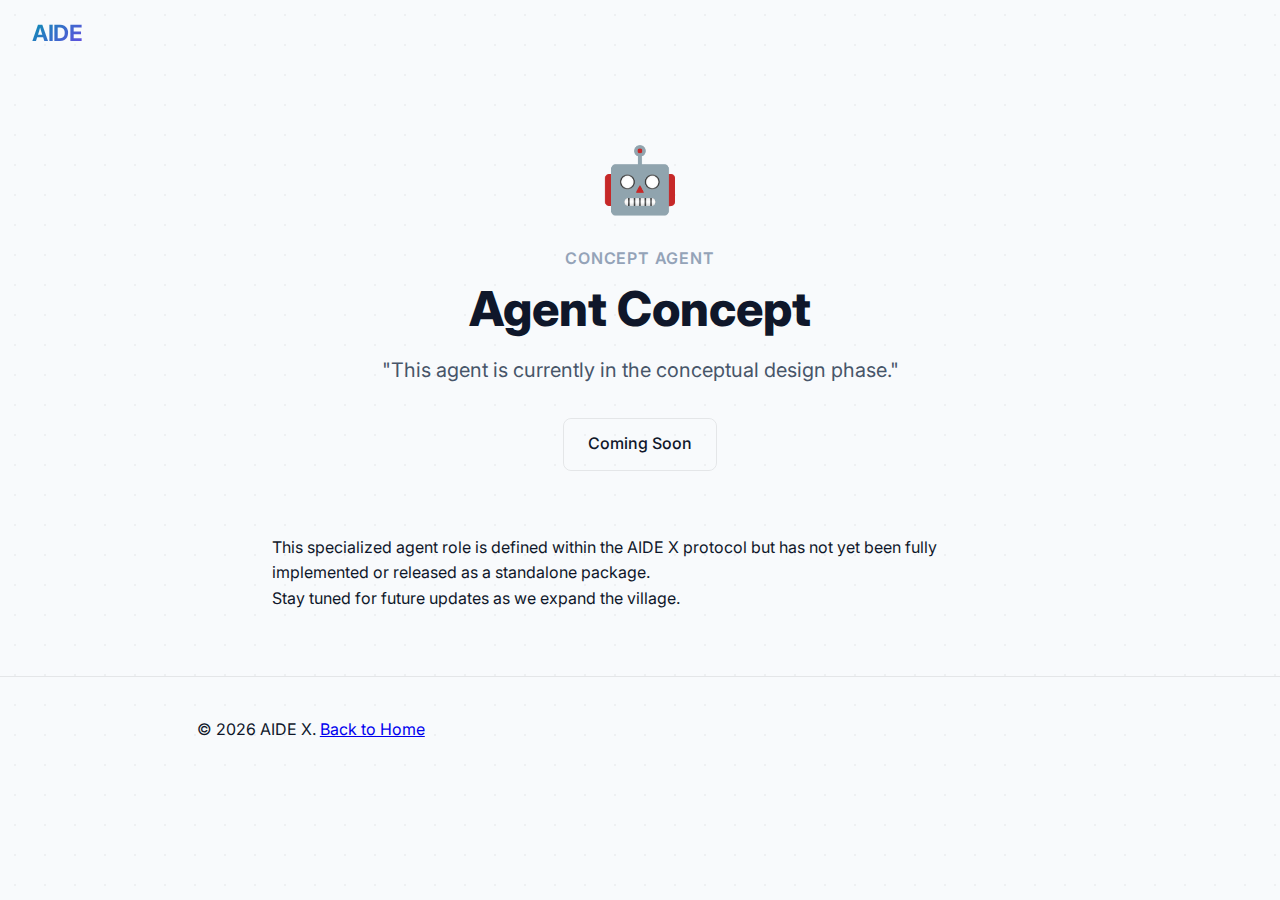
<file: docs/agent-concept.html>
<!DOCTYPE html>
<html lang="en" data-theme="light">
<head>
    <meta charset="UTF-8">
    <meta name="viewport" content="width=device-width, initial-scale=1.0">
    <title>AIDE X Agent — Concept</title>
    <link href="https://fonts.googleapis.com/css2?family=Inter:wght@300;400;500;600;700;800&family=JetBrains+Mono:wght@400;500;600&display=swap" rel="stylesheet">
    <link rel="stylesheet" href="styles.css">
    <style>
        .agent-hero { padding: 8rem 2rem 4rem; text-align: center; }
        .agent-icon-lg { font-size: 4rem; margin-bottom: 1rem; display: inline-block; }
        .agent-role { color: var(--text-muted); font-weight: 600; letter-spacing: 0.05em; text-transform: uppercase; margin-bottom: 0.5rem; }
        .agent-name { font-size: 3rem; font-weight: 800; margin-bottom: 1rem; }
        .agent-tagline { font-size: 1.25rem; color: var(--text-secondary); max-width: 600px; margin: 0 auto 2rem; }
        .agent-content { max-width: 800px; margin: 0 auto; padding: 0 2rem 4rem; }
        .agent-btn { display: inline-block; background: var(--bg-subtle); color: var(--text-primary); padding: 0.8rem 1.5rem; border-radius: 8px; text-decoration: none; font-weight: 500; border: 1px solid var(--border-color); cursor: default; }
    </style>
</head>
<body>
    <div class="top-bar">
        <a href="index.html" class="logo-block">
            <span class="logo">AIDE <span>X</span></span>
        </a>
    </div>

    <section class="agent-hero">
        <span class="agent-icon-lg" id="icon">🤖</span>
        <div class="agent-role">Concept Agent</div>
        <h1 class="agent-name" id="name">Agent Concept</h1>
        <p class="agent-tagline">"This agent is currently in the conceptual design phase."</p>
        <span class="agent-btn">Coming Soon</span>
    </section>

    <section class="agent-content">
        <p>This specialized agent role is defined within the AIDE X protocol but has not yet been fully implemented or released as a standalone package.</p>
        <p>Stay tuned for future updates as we expand the village.</p>
    </section>

    <footer class="site-footer">
        <div class="footer-inner">
            <p>© 2026 AIDE X. <a href="index.html">Back to Home</a></p>
        </div>
    </footer>

    <script>
        // Simple script to populate based on query params if needed, 
        // but for static site we'll just let them land here generic or make copies.
        // Actually, let's just use JS to populate based on URL hash for simplicity?
        // e.g. agent-concept.html#Apollo
        
        const agentMap = {
            'Apollo': { icon: '📋', role: 'Product Manager', desc: 'Defines vision, scope, and priorities.' },
            'Hermes': { icon: '🔍', role: 'Researcher', desc: 'Conducts market and technical research.' },
            'Oracle': { icon: '🔮', role: 'Business Analyst', desc: 'Translates business needs into requirements.' },
            'Kriti': { icon: '📢', role: 'Marketing', desc: 'Crafts positioning and launch strategy.' },
            'Daedalus': { icon: '📐', role: 'Architect', desc: 'Designs system architecture and trade-offs.' },
            'Aphrodite': { icon: '🎨', role: 'Designer', desc: 'Creates mockups and visual identity.' },
            'Plutus': { icon: '💰', role: 'Cost Estimator', desc: 'Estimates development and operational costs.' },
            'Foreman': { icon: '👷', role: 'Coordinator', desc: 'Orchestrates the entire development pipeline.' },
            'Hephaestus': { icon: '🔨', role: 'Engineer', desc: 'Writes production-grade code.' },
            'Athena': { icon: '🔍', role: 'Reviewer', desc: 'Ensures quality and best practices.' },
            'Ares': { icon: '🛡️', role: 'Security', desc: 'Scans for vulnerabilities (OWASP).' },
            'Themis': { icon: '⚖️', role: 'Compliance', desc: 'Verifies regulatory compliance.' },
            'Cassandra': { icon: '✅', role: 'Tester', desc: 'Validates functionality and coverage.' },
            'Tosh': { icon: '⚡', role: 'Performance', desc: 'Tests load and scalability.' },
            'Karma': { icon: '⚙️', role: 'DevOps', desc: 'Manages CI/CD and infrastructure.' },
            'Itihas': { icon: '📦', role: 'Chronicler', desc: 'Generates release notes and changelogs.' }
        };

        const hash = window.location.hash.substring(1); // e.g. "Apollo"
        if (hash && agentMap[hash]) {
            document.getElementById('name').textContent = hash; // Still using codename for internal ref, but display role? No, user said "Only name docsmith/smriti" on index, but here detailed page can use codename as title if desired, or role. Let's use Role as Title to match index.
            // Actually user said "I dont want name till I give them". So for index, remove names. For here... let's stick to Role as main title.
            
            // Re-reading user request: "I dont want name till I give them so only docssmoth and smriti."
            // So on the index page: "Product Manager" (no Apollo).
            // On this detail page: "Product Manager" (no Apollo).
            
            document.getElementById('name').textContent = agentMap[hash].role;
            document.getElementById('icon').textContent = agentMap[hash].icon;
            document.querySelector('.agent-tagline').textContent = agentMap[hash].desc;
            document.querySelector('.agent-role').textContent = "Concept Agent";
        }
    </script>
</body>
</html>
</file>
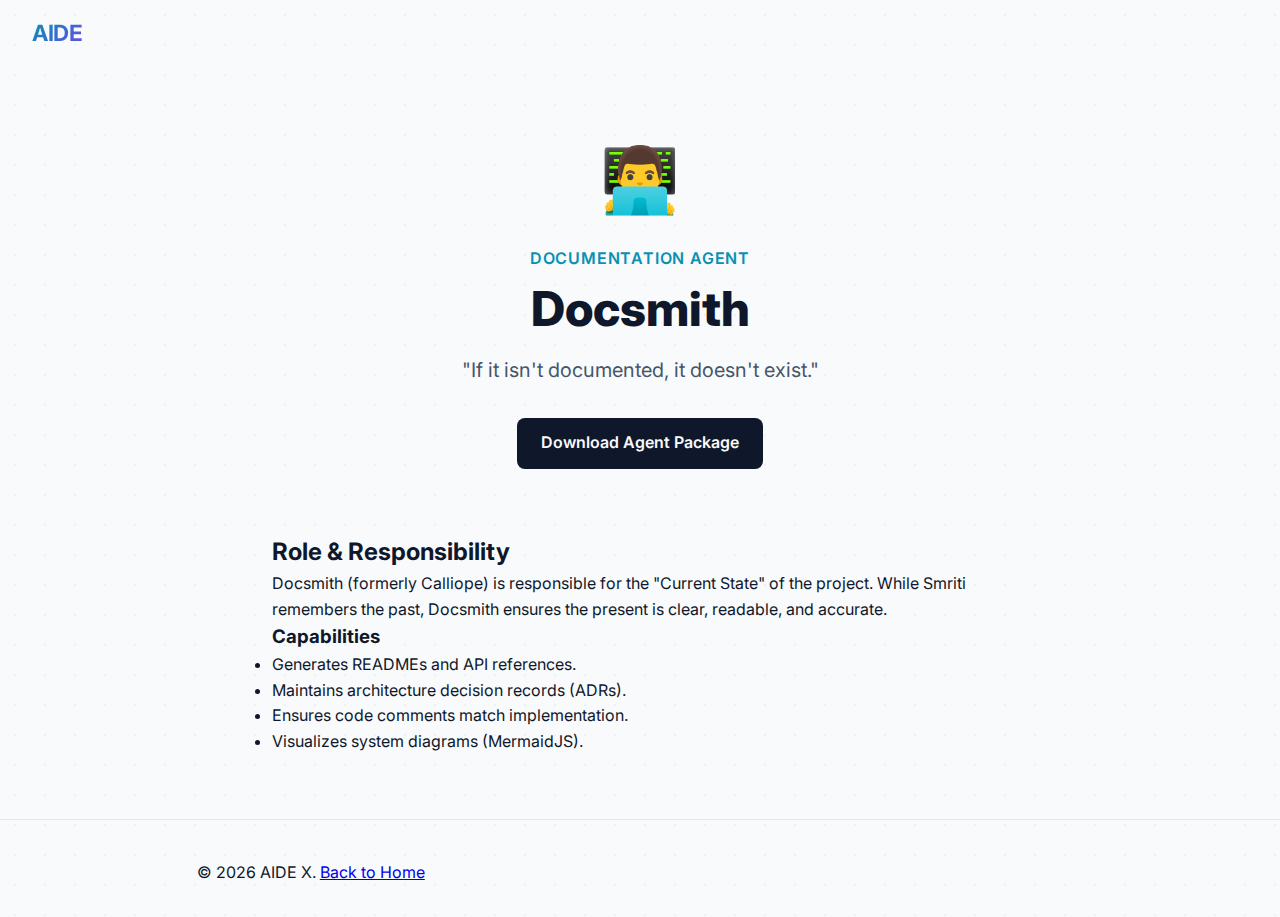
<file: docs/agent-docsmith.html>
<!DOCTYPE html>
<html lang="en" data-theme="light">
<head>
    <meta charset="UTF-8">
    <meta name="viewport" content="width=device-width, initial-scale=1.0">
    <title>Docsmith — AIDE X Agent</title>
    <link href="https://fonts.googleapis.com/css2?family=Inter:wght@300;400;500;600;700;800&family=JetBrains+Mono:wght@400;500;600&display=swap" rel="stylesheet">
    <link rel="stylesheet" href="styles.css">
    <style>
        .agent-hero { padding: 8rem 2rem 4rem; text-align: center; }
        .agent-icon-lg { font-size: 4rem; margin-bottom: 1rem; display: inline-block; }
        .agent-role { color: var(--accent-cyan); font-weight: 600; letter-spacing: 0.05em; text-transform: uppercase; margin-bottom: 0.5rem; }
        .agent-name { font-size: 3rem; font-weight: 800; margin-bottom: 1rem; }
        .agent-tagline { font-size: 1.25rem; color: var(--text-secondary); max-width: 600px; margin: 0 auto 2rem; }
        .agent-content { max-width: 800px; margin: 0 auto; padding: 0 2rem 4rem; }
        .agent-btn { display: inline-block; background: var(--text-primary); color: var(--bg-primary); padding: 0.8rem 1.5rem; border-radius: 8px; text-decoration: none; font-weight: 600; transition: opacity 0.2s; }
        .agent-btn:hover { opacity: 0.9; }
    </style>
</head>
<body>
    <div class="top-bar">
        <a href="index.html" class="logo-block">
            <span class="logo">AIDE <span>X</span></span>
        </a>
    </div>

    <section class="agent-hero">
        <span class="agent-icon-lg">👨‍💻</span>
        <div class="agent-role">Documentation Agent</div>
        <h1 class="agent-name">Docsmith</h1>
        <p class="agent-tagline">"If it isn't documented, it doesn't exist."</p>
        <a href="docsmith.zip" class="agent-btn" download>Download Agent Package</a>
    </section>

    <section class="agent-content">
        <h2>Role & Responsibility</h2>
        <p>Docsmith (formerly Calliope) is responsible for the "Current State" of the project. While Smriti remembers the past, Docsmith ensures the present is clear, readable, and accurate.</p>
        
        <h3>Capabilities</h3>
        <ul>
            <li>Generates READMEs and API references.</li>
            <li>Maintains architecture decision records (ADRs).</li>
            <li>Ensures code comments match implementation.</li>
            <li>Visualizes system diagrams (MermaidJS).</li>
        </ul>
    </section>

    <footer class="site-footer">
        <div class="footer-inner">
            <p>© 2026 AIDE X. <a href="index.html">Back to Home</a></p>
        </div>
    </footer>
</body>
</html>
</file>
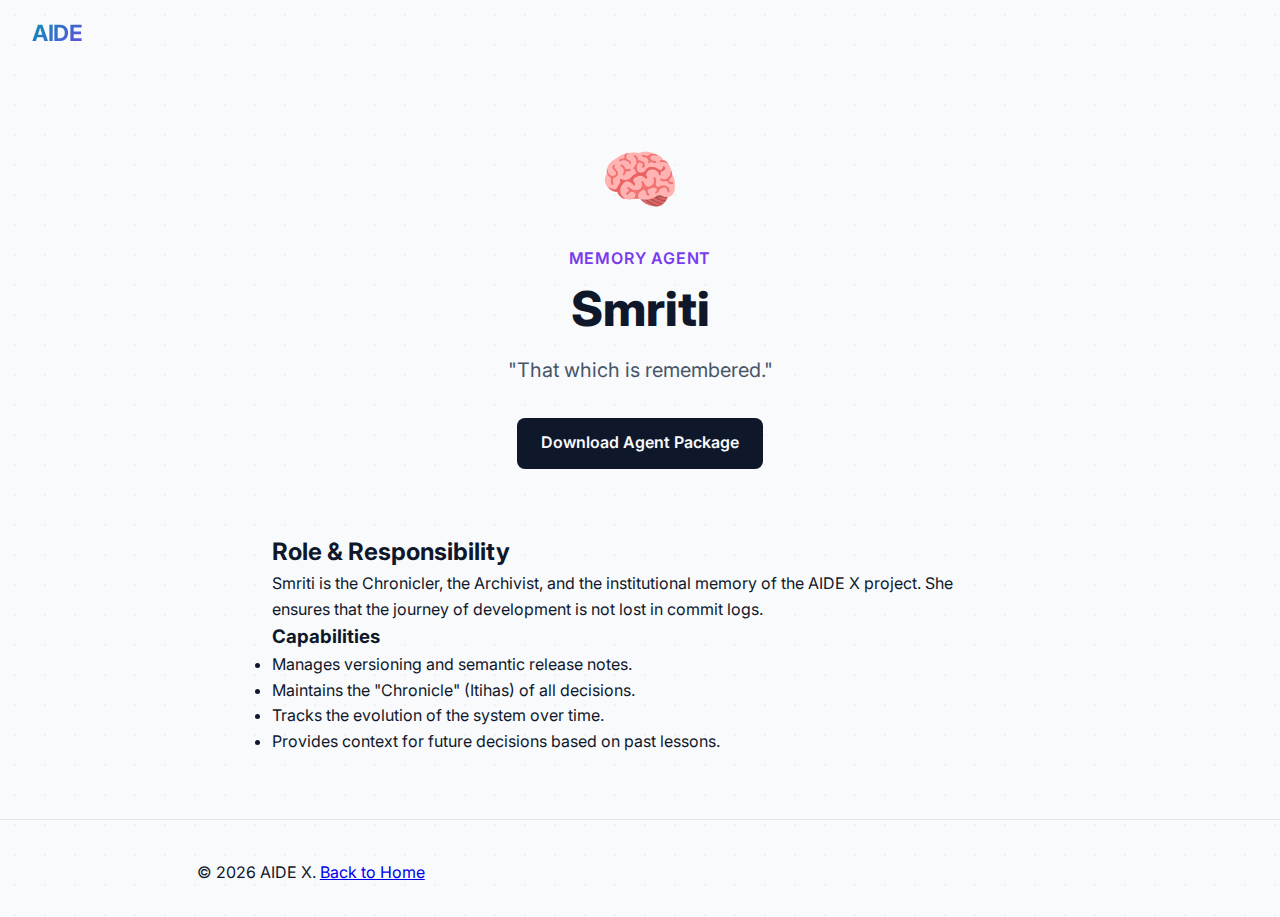
<file: docs/agent-smriti.html>
<!DOCTYPE html>
<html lang="en" data-theme="light">
<head>
    <meta charset="UTF-8">
    <meta name="viewport" content="width=device-width, initial-scale=1.0">
    <title>Smriti — AIDE X Agent</title>
    <link href="https://fonts.googleapis.com/css2?family=Inter:wght@300;400;500;600;700;800&family=JetBrains+Mono:wght@400;500;600&display=swap" rel="stylesheet">
    <link rel="stylesheet" href="styles.css">
    <style>
        .agent-hero { padding: 8rem 2rem 4rem; text-align: center; }
        .agent-icon-lg { font-size: 4rem; margin-bottom: 1rem; display: inline-block; }
        .agent-role { color: var(--accent-purple); font-weight: 600; letter-spacing: 0.05em; text-transform: uppercase; margin-bottom: 0.5rem; }
        .agent-name { font-size: 3rem; font-weight: 800; margin-bottom: 1rem; }
        .agent-tagline { font-size: 1.25rem; color: var(--text-secondary); max-width: 600px; margin: 0 auto 2rem; }
        .agent-content { max-width: 800px; margin: 0 auto; padding: 0 2rem 4rem; }
        .agent-btn { display: inline-block; background: var(--text-primary); color: var(--bg-primary); padding: 0.8rem 1.5rem; border-radius: 8px; text-decoration: none; font-weight: 600; transition: opacity 0.2s; }
        .agent-btn:hover { opacity: 0.9; }
    </style>
</head>
<body>
    <div class="top-bar">
        <a href="index.html" class="logo-block">
            <span class="logo">AIDE <span>X</span></span>
        </a>
    </div>

    <section class="agent-hero">
        <span class="agent-icon-lg">🧠</span>
        <div class="agent-role">Memory Agent</div>
        <h1 class="agent-name">Smriti</h1>
        <p class="agent-tagline">"That which is remembered."</p>
        <a href="smriti.zip" class="agent-btn" download>Download Agent Package</a>
    </section>

    <section class="agent-content">
        <h2>Role & Responsibility</h2>
        <p>Smriti is the Chronicler, the Archivist, and the institutional memory of the AIDE X project. She ensures that the journey of development is not lost in commit logs.</p>
        
        <h3>Capabilities</h3>
        <ul>
            <li>Manages versioning and semantic release notes.</li>
            <li>Maintains the "Chronicle" (Itihas) of all decisions.</li>
            <li>Tracks the evolution of the system over time.</li>
            <li>Provides context for future decisions based on past lessons.</li>
        </ul>
    </section>

    <footer class="site-footer">
        <div class="footer-inner">
            <p>© 2026 AIDE X. <a href="index.html">Back to Home</a></p>
        </div>
    </footer>
</body>
</html>
</file>
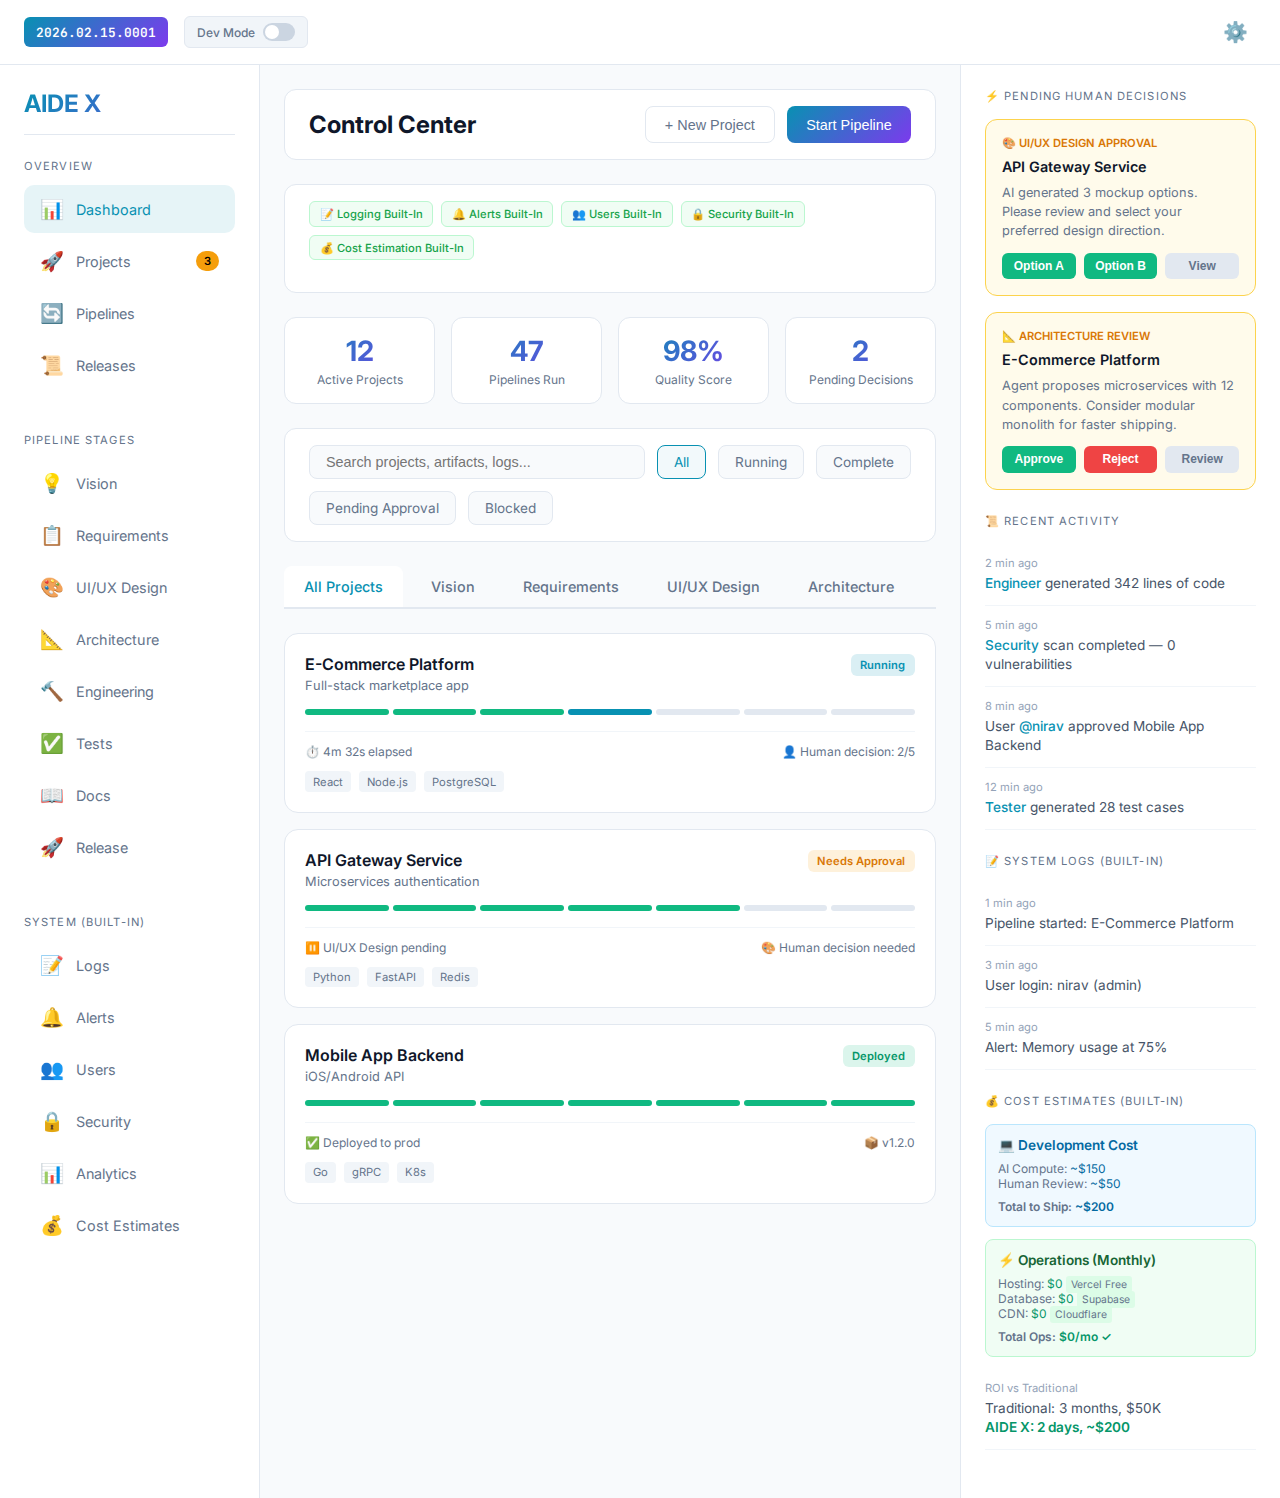
<file: docs/dashboard.html>
<!DOCTYPE html>
<html lang="en">
<head>
    <meta charset="UTF-8">
    <meta name="viewport" content="width=device-width, initial-scale=1.0">
    <title>AIDE X Control Center - Dashboard</title>
    <link href="https://fonts.googleapis.com/css2?family=Inter:wght@300;400;500;600;700&family=JetBrains+Mono:wght@400;500&display=swap" rel="stylesheet">
    <style>
        * { margin: 0; padding: 0; box-sizing: border-box; }

        body {
            font-family: 'Inter', sans-serif;
            background: #f8fafc;
            color: #0f172a;
            min-height: 100vh;
        }

        /* Top Bar */
        .top-bar {
            background: #fff;
            border-bottom: 1px solid #e2e8f0;
            padding: 0.75rem 1.5rem;
            display: flex;
            justify-content: space-between;
            align-items: center;
            position: sticky;
            top: 0;
            z-index: 100;
        }

        .version-info {
            display: flex;
            align-items: center;
            gap: 1rem;
        }

        .version-badge {
            background: linear-gradient(135deg, #0891b2, #7c3aed);
            color: #fff;
            padding: 0.4rem 0.75rem;
            border-radius: 6px;
            font-size: 0.8rem;
            font-weight: 600;
            font-family: 'JetBrains Mono', monospace;
        }

        .dev-mode-badge {
            display: flex;
            align-items: center;
            gap: 0.5rem;
            padding: 0.4rem 0.75rem;
            border-radius: 6px;
            font-size: 0.75rem;
            font-weight: 500;
            cursor: pointer;
            transition: all 0.3s;
        }

        .dev-mode-badge.on {
            background: #dbeafe;
            color: #1d4ed8;
            border: 1px solid #93c5fd;
        }

        .dev-mode-badge.off {
            background: #f1f5f9;
            color: #64748b;
            border: 1px solid #e2e8f0;
        }

        .dev-toggle {
            width: 32px;
            height: 18px;
            background: #cbd5e1;
            border-radius: 9px;
            position: relative;
            transition: all 0.3s;
        }

        .dev-mode-badge.on .dev-toggle {
            background: #3b82f6;
        }

        .dev-toggle::after {
            content: '';
            position: absolute;
            width: 14px;
            height: 14px;
            background: #fff;
            border-radius: 50%;
            top: 2px;
            left: 2px;
            transition: all 0.3s;
        }

        .dev-mode-badge.on .dev-toggle::after {
            left: 16px;
        }

        .settings-btn {
            background: none;
            border: none;
            font-size: 1.25rem;
            cursor: pointer;
            padding: 0.5rem;
            color: #64748b;
            transition: color 0.3s;
        }

        .settings-btn:hover {
            color: #0891b2;
        }

        /* Layout */
        .dashboard {
            display: grid;
            grid-template-columns: 260px 1fr 320px;
            min-height: calc(100vh - 60px);
        }

        /* Sidebar */
        .sidebar {
            background: #ffffff;
            border-right: 1px solid #e2e8f0;
            padding: 1.5rem;
            display: flex;
            flex-direction: column;
            gap: 1.5rem;
        }

        .logo {
            font-size: 1.5rem;
            font-weight: 700;
            background: linear-gradient(135deg, #0891b2, #7c3aed);
            -webkit-background-clip: text;
            -webkit-text-fill-color: transparent;
            padding-bottom: 1rem;
            border-bottom: 1px solid #e2e8f0;
        }

        .nav-section { margin-bottom: 1rem; }
        .nav-label {
            font-size: 0.7rem;
            text-transform: uppercase;
            letter-spacing: 0.1em;
            color: #64748b;
            margin-bottom: 0.75rem;
        }

        .nav-item {
            display: flex;
            align-items: center;
            gap: 0.75rem;
            padding: 0.75rem 1rem;
            border-radius: 10px;
            color: #64748b;
            text-decoration: none;
            transition: all 0.3s;
            margin-bottom: 0.25rem;
            cursor: pointer;
            font-size: 0.9rem;
        }

        .nav-item:hover, .nav-item.active {
            background: rgba(8, 145, 178, 0.1);
            color: #0891b2;
        }

        .nav-item .badge {
            margin-left: auto;
            background: #f59e0b;
            color: #000;
            font-size: 0.7rem;
            padding: 0.2rem 0.5rem;
            border-radius: 10px;
            font-weight: 600;
        }

        .nav-icon { font-size: 1.2rem; }

        /* Main Content */
        .main {
            padding: 1.5rem;
            overflow-y: auto;
            background: #f8fafc;
        }

        .header {
            display: flex;
            justify-content: space-between;
            align-items: center;
            margin-bottom: 1.5rem;
            background: #fff;
            padding: 1rem 1.5rem;
            border-radius: 12px;
            border: 1px solid #e2e8f0;
        }

        .header h1 { font-size: 1.5rem; color: #0f172a; }

        .header-actions {
            display: flex;
            gap: 0.75rem;
        }

        .btn {
            padding: 0.6rem 1.2rem;
            border-radius: 8px;
            font-weight: 500;
            cursor: pointer;
            transition: all 0.3s;
            border: none;
            font-size: 0.9rem;
        }

        .btn-primary {
            background: linear-gradient(135deg, #0891b2, #7c3aed);
            color: #fff;
        }

        .btn-primary:hover {
            transform: translateY(-2px);
            box-shadow: 0 5px 20px rgba(8, 145, 178, 0.3);
        }

        .btn-secondary {
            background: #fff;
            border: 1px solid #e2e8f0;
            color: #64748b;
        }

        /* Filters */
        .filters-bar {
            background: #fff;
            padding: 1rem 1.5rem;
            border-radius: 12px;
            border: 1px solid #e2e8f0;
            margin-bottom: 1.5rem;
            display: flex;
            gap: 0.75rem;
            flex-wrap: wrap;
            align-items: center;
        }

        .search {
            flex: 1;
            min-width: 200px;
            background: #f8fafc;
            border: 1px solid #e2e8f0;
            padding: 0.5rem 1rem;
            border-radius: 8px;
            color: #0f172a;
            font-size: 0.9rem;
        }

        .filter {
            background: #f8fafc;
            border: 1px solid #e2e8f0;
            padding: 0.5rem 1rem;
            border-radius: 8px;
            font-size: 0.85rem;
            color: #64748b;
            cursor: pointer;
            transition: all 0.3s;
        }

        .filter:hover, .filter.active {
            border-color: #0891b2;
            color: #0891b2;
            background: rgba(8, 145, 178, 0.05);
        }

        /* Pipeline Tabs */
        .pipeline-tabs {
            display: flex;
            gap: 0.5rem;
            margin-bottom: 1.5rem;
            border-bottom: 2px solid #e2e8f0;
            padding-bottom: 0;
            overflow-x: auto;
        }

        .pipeline-tab {
            padding: 0.75rem 1.25rem;
            border-radius: 8px 8px 0 0;
            color: #64748b;
            cursor: pointer;
            transition: all 0.3s;
            white-space: nowrap;
            font-weight: 500;
            font-size: 0.9rem;
        }

        .pipeline-tab:hover, .pipeline-tab.active {
            background: #fff;
            color: #0891b2;
            border-bottom: 2px solid #0891b2;
            margin-bottom: -2px;
        }

        /* Cards Grid */
        .cards-grid {
            display: grid;
            grid-template-columns: repeat(auto-fill, minmax(340px, 1fr));
            gap: 1rem;
        }

        .card {
            background: #fff;
            border: 1px solid #e2e8f0;
            border-radius: 14px;
            padding: 1.25rem;
            transition: all 0.3s;
        }

        .card:hover {
            border-color: #0891b2;
            transform: translateY(-3px);
            box-shadow: 0 10px 30px rgba(0, 0, 0, 0.08);
        }

        .card-header {
            display: flex;
            justify-content: space-between;
            align-items: flex-start;
            margin-bottom: 1rem;
        }

        .card-title {
            font-size: 1rem;
            font-weight: 600;
            margin-bottom: 0.25rem;
            color: #0f172a;
        }

        .card-subtitle {
            font-size: 0.8rem;
            color: #64748b;
        }

        .card-status {
            font-size: 0.7rem;
            padding: 0.25rem 0.6rem;
            border-radius: 6px;
            font-weight: 600;
        }

        .status-running { background: rgba(8, 145, 178, 0.15); color: #0891b2; }
        .status-complete { background: rgba(16, 185, 129, 0.15); color: #059669; }
        .status-pending { background: rgba(245, 158, 11, 0.15); color: #d97706; }
        .status-blocked { background: rgba(239, 68, 68, 0.15); color: #dc2626; }

        .card-stages {
            display: flex;
            gap: 0.25rem;
            margin-bottom: 1rem;
        }

        .stage {
            flex: 1;
            height: 6px;
            border-radius: 3px;
            background: #e2e8f0;
        }

        .stage.complete { background: #10b981; }
        .stage.current { background: #0891b2; }
        .stage.error { background: #ef4444; }

        .card-meta {
            display: flex;
            justify-content: space-between;
            font-size: 0.75rem;
            color: #64748b;
            padding-top: 0.75rem;
            border-top: 1px solid #f1f5f9;
        }

        .card-tags {
            display: flex;
            gap: 0.5rem;
            flex-wrap: wrap;
            margin-top: 0.75rem;
        }

        .tag {
            font-size: 0.7rem;
            padding: 0.2rem 0.5rem;
            border-radius: 4px;
            background: #f1f5f9;
            color: #64748b;
        }

        /* Right Panel */
        .activity-panel {
            background: #ffffff;
            border-left: 1px solid #e2e8f0;
            padding: 1.5rem;
            overflow-y: auto;
        }

        .panel-section {
            margin-bottom: 1.5rem;
        }

        .panel-title {
            font-size: 0.7rem;
            text-transform: uppercase;
            letter-spacing: 0.1em;
            color: #64748b;
            margin-bottom: 1rem;
            display: flex;
            align-items: center;
            gap: 0.5rem;
        }

        /* Decision Card */
        .decision-card {
            background: #fffbeb;
            border: 1px solid #fcd34d;
            border-radius: 12px;
            padding: 1rem;
            margin-bottom: 1rem;
        }

        .decision-label {
            font-size: 0.7rem;
            color: #d97706;
            text-transform: uppercase;
            font-weight: 600;
            margin-bottom: 0.5rem;
        }

        .decision-title {
            font-weight: 600;
            font-size: 0.9rem;
            margin-bottom: 0.5rem;
        }

        .decision-context {
            font-size: 0.8rem;
            color: #64748b;
            margin-bottom: 0.75rem;
            line-height: 1.5;
        }

        .decision-buttons {
            display: flex;
            gap: 0.5rem;
        }

        .decision-btn {
            flex: 1;
            padding: 0.4rem;
            border-radius: 6px;
            border: none;
            font-weight: 600;
            font-size: 0.75rem;
            cursor: pointer;
        }

        .btn-approve { background: #10b981; color: #fff; }
        .btn-deny { background: #ef4444; color: #fff; }
        .btn-hold { background: #e2e8f0; color: #64748b; }

        /* Activity Item */
        .activity-item {
            padding: 0.75rem 0;
            border-bottom: 1px solid #f1f5f9;
        }

        .activity-time {
            font-size: 0.7rem;
            color: #94a3b8;
            margin-bottom: 0.25rem;
        }

        .activity-text {
            font-size: 0.85rem;
            line-height: 1.4;
            color: #475569;
        }

        .activity-text .highlight {
            color: #0891b2;
            font-weight: 500;
        }

        /* Stats Row */
        .stats-row {
            display: grid;
            grid-template-columns: repeat(4, 1fr);
            gap: 1rem;
            margin-bottom: 1.5rem;
        }

        .stat-card {
            background: #fff;
            border: 1px solid #e2e8f0;
            border-radius: 12px;
            padding: 1rem;
            text-align: center;
        }

        .stat-number {
            font-size: 1.75rem;
            font-weight: 700;
            background: linear-gradient(135deg, #0891b2, #7c3aed);
            -webkit-background-clip: text;
            -webkit-text-fill-color: transparent;
        }

        .stat-label {
            font-size: 0.75rem;
            color: #64748b;
            margin-top: 0.25rem;
        }

        /* Standard Features Badge */
        .standard-badges {
            display: flex;
            gap: 0.5rem;
            flex-wrap: wrap;
            margin-bottom: 1rem;
        }

        .std-badge {
            font-size: 0.7rem;
            padding: 0.3rem 0.6rem;
            border-radius: 6px;
            background: #f0fdf4;
            color: #16a34a;
            font-weight: 500;
            border: 1px solid #bbf7d0;
        }

        /* Release Notes Panel */
        .release-panel {
            background: #f0f9ff;
            border: 1px solid #bae6fd;
            border-radius: 12px;
            padding: 1rem;
            margin-bottom: 1rem;
        }

        .release-header {
            display: flex;
            justify-content: space-between;
            align-items: center;
            margin-bottom: 0.75rem;
        }

        .release-version {
            font-family: 'JetBrains Mono', monospace;
            font-weight: 600;
            color: #0369a1;
        }

        .release-date {
            font-size: 0.75rem;
            color: #64748b;
        }

        .release-item {
            font-size: 0.8rem;
            color: #475569;
            padding: 0.5rem 0;
            border-bottom: 1px solid #e0f2fe;
        }

        .release-item:last-child {
            border-bottom: none;
        }

        .release-item a {
            color: #0891b2;
            text-decoration: none;
        }

        .release-item a:hover {
            text-decoration: underline;
        }

        /* Responsive */
        @media (max-width: 1200px) {
            .dashboard { grid-template-columns: 1fr; }
            .sidebar, .activity-panel { display: none; }
            .stats-row { grid-template-columns: repeat(2, 1fr); }
        }
    </style>
</head>
<body>
    <!-- Top Bar -->
    <div class="top-bar">
        <div class="version-info">
            <span class="version-badge">2026.02.15.0001</span>
            <div class="dev-mode-badge off" id="devModeToggle" onclick="toggleDevMode()">
                <span>Dev Mode</span>
                <div class="dev-toggle"></div>
            </div>
        </div>
        <button class="settings-btn" title="Settings">⚙️</button>
    </div>

    <div class="dashboard">
        <!-- Sidebar -->
        <div class="sidebar">
            <div class="logo">AIDE X</div>
            
            <div class="nav-section">
                <div class="nav-label">Overview</div>
                <div class="nav-item active">
                    <span class="nav-icon">📊</span> Dashboard
                </div>
                <div class="nav-item">
                    <span class="nav-icon">🚀</span> Projects
                    <span class="badge">3</span>
                </div>
                <div class="nav-item">
                    <span class="nav-icon">🔄</span> Pipelines
                </div>
                <div class="nav-item">
                    <span class="nav-icon">📜</span> Releases
                </div>
            </div>

            <div class="nav-section">
                <div class="nav-label">Pipeline Stages</div>
                <div class="nav-item"><span class="nav-icon">💡</span> Vision</div>
                <div class="nav-item"><span class="nav-icon">📋</span> Requirements</div>
                <div class="nav-item"><span class="nav-icon">🎨</span> UI/UX Design</div>
                <div class="nav-item"><span class="nav-icon">📐</span> Architecture</div>
                <div class="nav-item"><span class="nav-icon">🔨</span> Engineering</div>
                <div class="nav-item"><span class="nav-icon">✅</span> Tests</div>
                <div class="nav-item"><span class="nav-icon">📖</span> Docs</div>
                <div class="nav-item"><span class="nav-icon">🚀</span> Release</div>
            </div>

            <div class="nav-section">
                <div class="nav-label">System (Built-In)</div>
                <div class="nav-item"><span class="nav-icon">📝</span> Logs</div>
                <div class="nav-item"><span class="nav-icon">🔔</span> Alerts</div>
                <div class="nav-item"><span class="nav-icon">👥</span> Users</div>
                <div class="nav-item"><span class="nav-icon">🔒</span> Security</div>
                <div class="nav-item"><span class="nav-icon">📊</span> Analytics</div>
                <div class="nav-item"><span class="nav-icon">💰</span> Cost Estimates</div>
            </div>
        </div>

        <!-- Main Content -->
        <div class="main">
            <div class="header">
                <h1>Control Center</h1>
                <div class="header-actions">
                    <button class="btn btn-secondary">+ New Project</button>
                    <button class="btn btn-primary">Start Pipeline</button>
                </div>
            </div>

            <!-- Standard Features Banner -->
            <div class="filters-bar">
                <div class="standard-badges">
                    <span class="std-badge">📝 Logging Built-In</span>
                    <span class="std-badge">🔔 Alerts Built-In</span>
                    <span class="std-badge">👥 Users Built-In</span>
                    <span class="std-badge">🔒 Security Built-In</span>
                    <span class="std-badge">💰 Cost Estimation Built-In</span>
                </div>
            </div>

            <!-- Stats -->
            <div class="stats-row">
                <div class="stat-card">
                    <div class="stat-number">12</div>
                    <div class="stat-label">Active Projects</div>
                </div>
                <div class="stat-card">
                    <div class="stat-number">47</div>
                    <div class="stat-label">Pipelines Run</div>
                </div>
                <div class="stat-card">
                    <div class="stat-number">98%</div>
                    <div class="stat-label">Quality Score</div>
                </div>
                <div class="stat-card">
                    <div class="stat-number">2</div>
                    <div class="stat-label">Pending Decisions</div>
                </div>
            </div>

            <!-- Filters -->
            <div class="filters-bar">
                <input type="text" class="search" placeholder="Search projects, artifacts, logs...">
                <div class="filter active">All</div>
                <div class="filter">Running</div>
                <div class="filter">Complete</div>
                <div class="filter">Pending Approval</div>
                <div class="filter">Blocked</div>
            </div>

            <!-- Pipeline Tabs -->
            <div class="pipeline-tabs">
                <div class="pipeline-tab active">All Projects</div>
                <div class="pipeline-tab">Vision</div>
                <div class="pipeline-tab">Requirements</div>
                <div class="pipeline-tab">UI/UX Design</div>
                <div class="pipeline-tab">Architecture</div>
                <div class="pipeline-tab">Engineering</div>
                <div class="pipeline-tab">Tests</div>
                <div class="pipeline-tab">Release</div>
            </div>

            <!-- Cards Grid -->
            <div class="cards-grid">
                <!-- Card 1 -->
                <div class="card">
                    <div class="card-header">
                        <div>
                            <div class="card-title">E-Commerce Platform</div>
                            <div class="card-subtitle">Full-stack marketplace app</div>
                        </div>
                        <span class="card-status status-running">Running</span>
                    </div>
                    <div class="card-stages">
                        <div class="stage complete"></div>
                        <div class="stage complete"></div>
                        <div class="stage complete"></div>
                        <div class="stage current"></div>
                        <div class="stage"></div>
                        <div class="stage"></div>
                        <div class="stage"></div>
                    </div>
                    <div class="card-meta">
                        <span>⏱️ 4m 32s elapsed</span>
                        <span>👤 Human decision: 2/5</span>
                    </div>
                    <div class="card-tags">
                        <span class="tag">React</span>
                        <span class="tag">Node.js</span>
                        <span class="tag">PostgreSQL</span>
                    </div>
                </div>

                <!-- Card 2 -->
                <div class="card">
                    <div class="card-header">
                        <div>
                            <div class="card-title">API Gateway Service</div>
                            <div class="card-subtitle">Microservices authentication</div>
                        </div>
                        <span class="card-status status-pending">Needs Approval</span>
                    </div>
                    <div class="card-stages">
                        <div class="stage complete"></div>
                        <div class="stage complete"></div>
                        <div class="stage complete"></div>
                        <div class="stage complete"></div>
                        <div class="stage complete"></div>
                        <div class="stage"></div>
                        <div class="stage"></div>
                    </div>
                    <div class="card-meta">
                        <span>⏸️ UI/UX Design pending</span>
                        <span>🎨 Human decision needed</span>
                    </div>
                    <div class="card-tags">
                        <span class="tag">Python</span>
                        <span class="tag">FastAPI</span>
                        <span class="tag">Redis</span>
                    </div>
                </div>

                <!-- Card 3 -->
                <div class="card">
                    <div class="card-header">
                        <div>
                            <div class="card-title">Mobile App Backend</div>
                            <div class="card-subtitle">iOS/Android API</div>
                        </div>
                        <span class="card-status status-complete">Deployed</span>
                    </div>
                    <div class="card-stages">
                        <div class="stage complete"></div>
                        <div class="stage complete"></div>
                        <div class="stage complete"></div>
                        <div class="stage complete"></div>
                        <div class="stage complete"></div>
                        <div class="stage complete"></div>
                        <div class="stage complete"></div>
                    </div>
                    <div class="card-meta">
                        <span>✅ Deployed to prod</span>
                        <span>📦 v1.2.0</span>
                    </div>
                    <div class="card-tags">
                        <span class="tag">Go</span>
                        <span class="tag">gRPC</span>
                        <span class="tag">K8s</span>
                    </div>
                </div>
            </div>
        </div>

        <!-- Right Panel -->
        <div class="activity-panel">
            <!-- Release Notes (Shows when Dev Mode is ON) -->
            <div class="release-panel" id="releasePanel" style="display: none;">
                <div class="release-header">
                    <span class="release-version">📦 2026.02.15.0001</span>
                    <span class="release-date">Feb 15, 2026</span>
                </div>
                <div class="release-item">
                    <a href="#">#001</a> Added dashboard UI with table/card design
                </div>
                <div class="release-item">
                    <a href="#">#002</a> Updated whitepaper with AI philosophy
                </div>
                <div class="release-item">
                    <a href="#">#003</a> Added light mode only (per user request)
                </div>
                <div style="margin-top: 0.75rem; padding-top: 0.5rem; border-top: 1px solid #bae6fd;">
                    <a href="#" style="font-size: 0.8rem;">📜 View all releases</a>
                </div>
            </div>

            <div class="panel-section">
                <div class="panel-title">⚡ Pending Human Decisions</div>
                
                <div class="decision-card">
                    <div class="decision-label">🎨 UI/UX Design Approval</div>
                    <div class="decision-title">API Gateway Service</div>
                    <div class="decision-context">
                        AI generated 3 mockup options. Please review and select your preferred design direction.
                    </div>
                    <div class="decision-buttons">
                        <button class="decision-btn btn-approve">Option A</button>
                        <button class="decision-btn btn-approve">Option B</button>
                        <button class="decision-btn btn-hold">View</button>
                    </div>
                </div>

                <div class="decision-card">
                    <div class="decision-label">📐 Architecture Review</div>
                    <div class="decision-title">E-Commerce Platform</div>
                    <div class="decision-context">
                        Agent proposes microservices with 12 components. Consider modular monolith for faster shipping.
                    </div>
                    <div class="decision-buttons">
                        <button class="decision-btn btn-approve">Approve</button>
                        <button class="decision-btn btn-deny">Reject</button>
                        <button class="decision-btn btn-hold">Review</button>
                    </div>
                </div>
            </div>

            <div class="panel-section">
                <div class="panel-title">📜 Recent Activity</div>
                
                <div class="activity-item">
                    <div class="activity-time">2 min ago</div>
                    <div class="activity-text">
                        <span class="highlight">Engineer</span> generated 342 lines of code
                    </div>
                </div>

                <div class="activity-item">
                    <div class="activity-time">5 min ago</div>
                    <div class="activity-text">
                        <span class="highlight">Security</span> scan completed — 0 vulnerabilities
                    </div>
                </div>

                <div class="activity-item">
                    <div class="activity-time">8 min ago</div>
                    <div class="activity-text">
                        User <span class="highlight">@nirav</span> approved Mobile App Backend
                    </div>
                </div>

                <div class="activity-item">
                    <div class="activity-time">12 min ago</div>
                    <div class="activity-text">
                        <span class="highlight">Tester</span> generated 28 test cases
                    </div>
                </div>
            </div>

            <div class="panel-section">
                <div class="panel-title">📝 System Logs (Built-In)</div>
                <div class="activity-item">
                    <div class="activity-time">1 min ago</div>
                    <div class="activity-text">Pipeline started: E-Commerce Platform</div>
                </div>
                <div class="activity-item">
                    <div class="activity-time">3 min ago</div>
                    <div class="activity-text">User login: nirav (admin)</div>
                </div>
                <div class="activity-item">
                    <div class="activity-time">5 min ago</div>
                    <div class="activity-text">Alert: Memory usage at 75%</div>
                </div>
            </div>

            <div class="panel-section">
                <div class="panel-title">💰 Cost Estimates (Built-In)</div>
                
                <!-- Development Cost -->
                <div style="background: #f0f9ff; border: 1px solid #bae6fd; border-radius: 8px; padding: 0.75rem; margin-bottom: 0.75rem;">
                    <div style="font-weight: 600; font-size: 0.85rem; color: #0369a1; margin-bottom: 0.5rem;">💻 Development Cost</div>
                    <div style="font-size: 0.75rem; color: #64748b;">
                        <div>AI Compute: <span style="color: #0369a1;">~$150</span></div>
                        <div>Human Review: <span style="color: #0369a1;">~$50</span></div>
                        <div style="margin-top: 0.5rem; font-weight: 600;">Total to Ship: <span style="color: #0369a1;">~$200</span></div>
                    </div>
                </div>
                
                <!-- Operations Cost -->
                <div style="background: #f0fdf4; border: 1px solid #bbf7d0; border-radius: 8px; padding: 0.75rem; margin-bottom: 0.75rem;">
                    <div style="font-weight: 600; font-size: 0.85rem; color: #166534; margin-bottom: 0.5rem;">⚡ Operations (Monthly)</div>
                    <div style="font-size: 0.75rem; color: #64748b;">
                        <div>Hosting: <span style="color: #059669;">$0</span> <span style="background: #dcfce7; padding: 0.1rem 0.3rem; border-radius: 3px; font-size: 0.65rem;">Vercel Free</span></div>
                        <div>Database: <span style="color: #059669;">$0</span> <span style="background: #dcfce7; padding: 0.1rem 0.3rem; border-radius: 3px; font-size: 0.65rem;">Supabase</span></div>
                        <div>CDN: <span style="color: #059669;">$0</span> <span style="background: #dcfce7; padding: 0.1rem 0.3rem; border-radius: 3px; font-size: 0.65rem;">Cloudflare</span></div>
                        <div style="margin-top: 0.5rem; font-weight: 600;">Total Ops: <span style="color: #059669;">$0/mo ✓</span></div>
                    </div>
                </div>
                
                <!-- ROI -->
                <div class="activity-item" style="margin-top: 0.5rem;">
                    <div class="activity-time">ROI vs Traditional</div>
                    <div class="activity-text">
                        Traditional: 3 months, $50K<br>
                        <span style="color: #059669; font-weight: 600;">AIDE X: 2 days, ~$200</span>
                    </div>
                </div>
            </div>
        </div>
    </div>

    <script>
        function toggleDevMode() {
            const toggle = document.getElementById('devModeToggle');
            const releasePanel = document.getElementById('releasePanel');
            
            if (toggle.classList.contains('off')) {
                toggle.classList.remove('off');
                toggle.classList.add('on');
                releasePanel.style.display = 'block';
            } else {
                toggle.classList.remove('on');
                toggle.classList.add('off');
                releasePanel.style.display = 'none';
            }
        }
    </script>
</body>
</html>
</file>
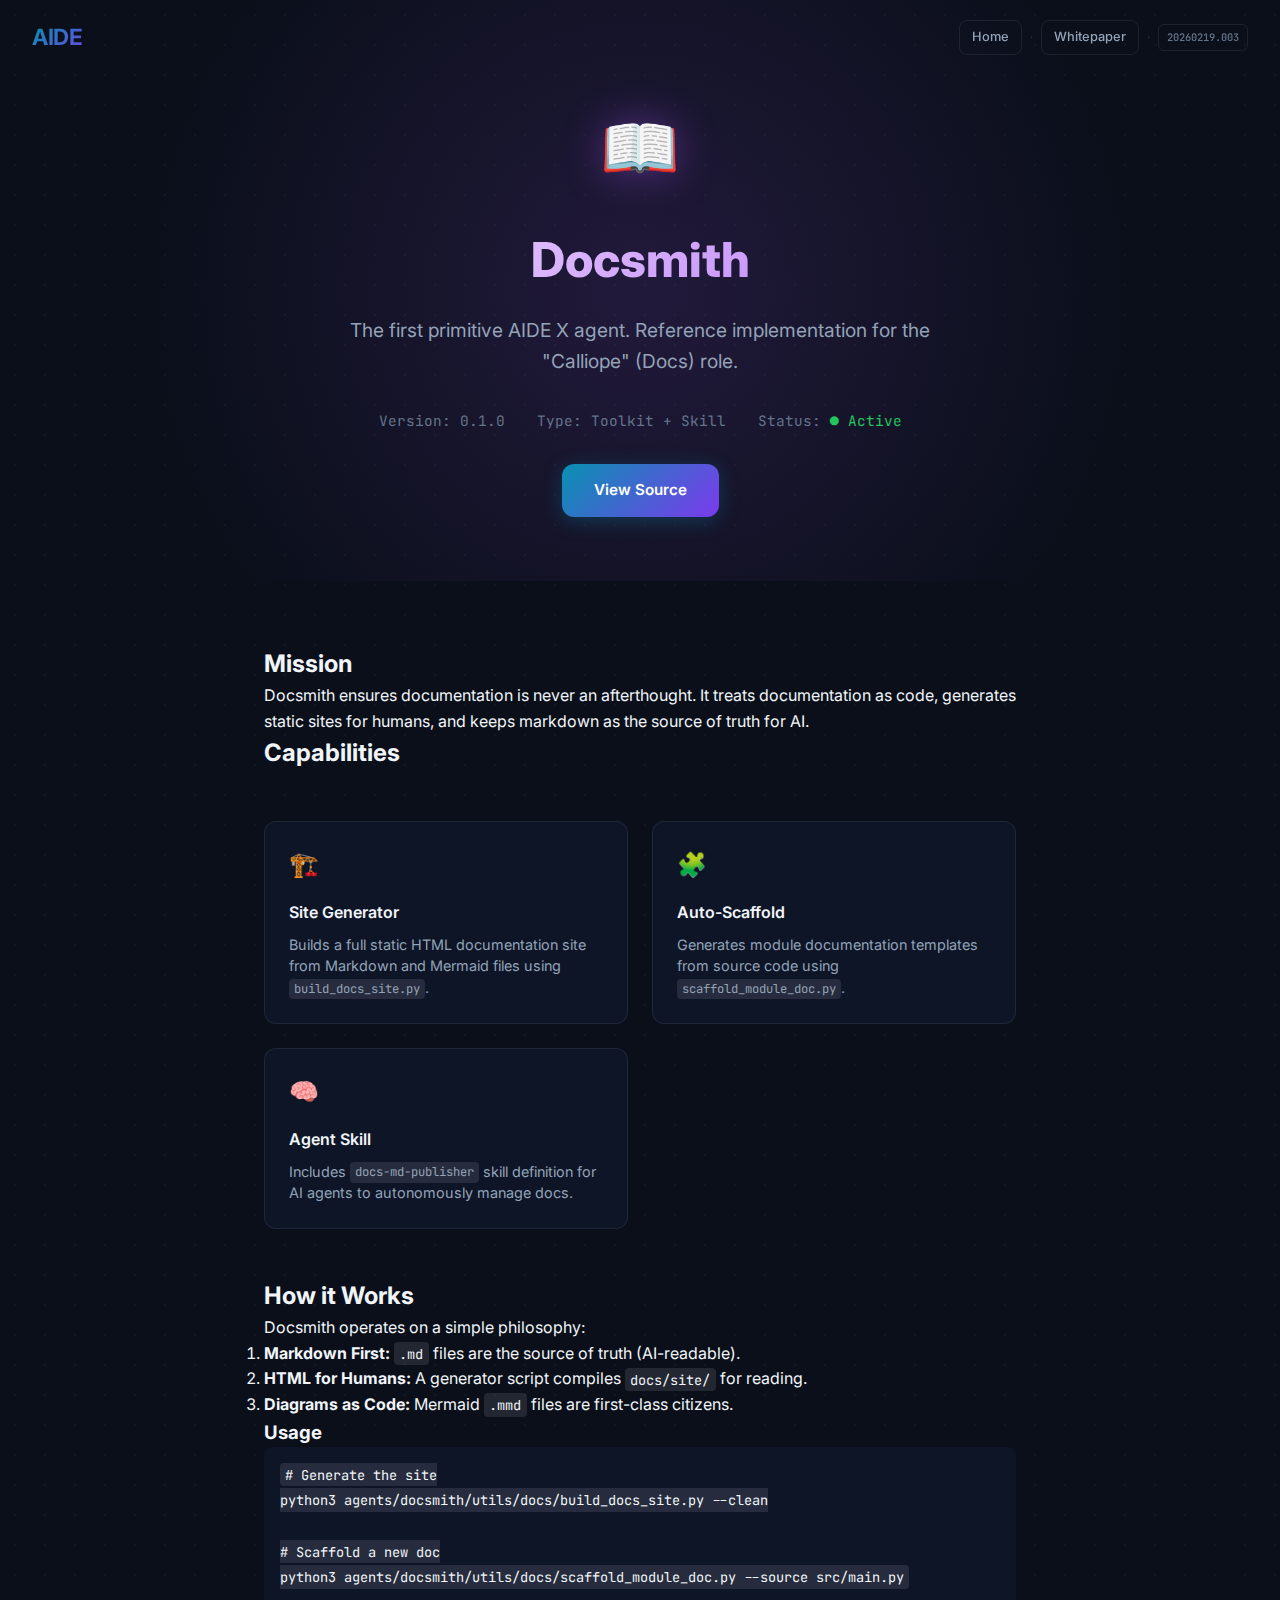
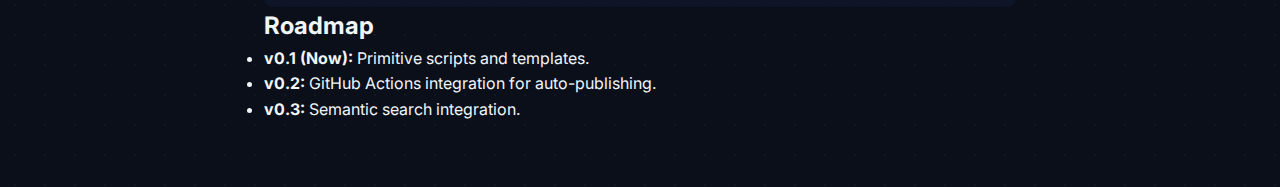
<file: docs/docsmith.html>
<!DOCTYPE html>
<html lang="en" data-theme="dark">
<head>
    <meta charset="UTF-8">
    <meta name="viewport" content="width=device-width, initial-scale=1.0">
    <title>Docsmith Agent — AIDE X Reference Implementation</title>
    <link href="https://fonts.googleapis.com/css2?family=Inter:wght@300;400;500;600;700;800&family=JetBrains+Mono:wght@400;500;600&display=swap" rel="stylesheet">
    <link rel="stylesheet" href="styles.css">
    <style>
        .agent-header {
            padding: 6rem 0 4rem;
            text-align: center;
            background: radial-gradient(circle at center, rgba(168, 85, 247, 0.15) 0%, transparent 70%);
        }
        .agent-icon-large {
            font-size: 4rem;
            margin-bottom: 1.5rem;
            display: inline-block;
            filter: drop-shadow(0 0 20px rgba(168, 85, 247, 0.4));
        }
        .agent-title {
            font-size: 3rem;
            font-weight: 800;
            margin-bottom: 1rem;
            background: linear-gradient(135deg, #fff 0%, #a855f7 100%);
            -webkit-background-clip: text;
            -webkit-text-fill-color: transparent;
        }
        .agent-subtitle {
            font-size: 1.2rem;
            color: var(--text-secondary);
            max-width: 600px;
            margin: 0 auto;
            line-height: 1.6;
        }
        .agent-meta {
            display: flex;
            justify-content: center;
            gap: 2rem;
            margin-top: 2rem;
            font-family: 'JetBrains Mono', monospace;
            font-size: 0.9rem;
            color: var(--text-muted);
        }
        .content-block {
            max-width: 800px;
            margin: 0 auto;
            padding: 4rem 1.5rem;
        }
        .capability-grid {
            display: grid;
            grid-template-columns: repeat(auto-fit, minmax(250px, 1fr));
            gap: 1.5rem;
            margin: 3rem 0;
        }
        .cap-card {
            background: var(--bg-card);
            border: 1px solid var(--border-color);
            padding: 1.5rem;
            border-radius: 12px;
            transition: all 0.3s ease;
        }
        .cap-card:hover {
            border-color: var(--accent-purple);
            transform: translateY(-2px);
        }
        .cap-icon {
            font-size: 1.5rem;
            margin-bottom: 1rem;
        }
        .cap-title {
            font-weight: 600;
            margin-bottom: 0.5rem;
            color: var(--text-primary);
        }
        .cap-desc {
            font-size: 0.9rem;
            color: var(--text-secondary);
            line-height: 1.5;
        }
        code {
            background: rgba(255,255,255,0.1);
            padding: 0.2em 0.4em;
            border-radius: 4px;
            font-family: 'JetBrains Mono', monospace;
            font-size: 0.85em;
        }
    </style>
</head>
<body>

    <!-- Top Bar -->
    <div class="top-bar" id="topBar">
        <a href="index.html" class="logo-block">
            <span class="logo">AIDE <span>X</span></span>
        </a>
        <div class="top-bar-right">
            <div class="nav-links-inline">
                <a href="index.html" class="nav-link-clean">Home</a>
                <span class="nav-divider">·</span>
                <a href="whitepaper.html" class="nav-link-clean">Whitepaper</a>
                <span class="nav-divider">·</span>
                <a href="https://github.com/enkay-k/aidex/releases" class="release-tag">20260219.003</a>
            </div>
        </div>
    </div>

    <div class="agent-header">
        <div class="agent-icon-large">📖</div>
        <h1 class="agent-title">Docsmith</h1>
        <p class="agent-subtitle">The first primitive AIDE X agent. Reference implementation for the "Calliope" (Docs) role.</p>
        <div class="agent-meta">
            <span>Version: 0.1.0</span>
            <span>Type: Toolkit + Skill</span>
            <span>Status: <span style="color:#22c55e">● Active</span></span>
        </div>
        <div style="margin-top:2rem;">
            <a href="https://github.com/enkay-k/aidex/tree/main/agents/docsmith" class="btn btn-primary">View Source</a>
        </div>
    </div>

    <div class="content-block">
        <h2>Mission</h2>
        <p>Docsmith ensures documentation is never an afterthought. It treats documentation as code, generates static sites for humans, and keeps markdown as the source of truth for AI.</p>

        <h2>Capabilities</h2>
        <div class="capability-grid">
            <div class="cap-card">
                <div class="cap-icon">🏗️</div>
                <div class="cap-title">Site Generator</div>
                <div class="cap-desc">Builds a full static HTML documentation site from Markdown and Mermaid files using <code>build_docs_site.py</code>.</div>
            </div>
            <div class="cap-card">
                <div class="cap-icon">🧩</div>
                <div class="cap-title">Auto-Scaffold</div>
                <div class="cap-desc">Generates module documentation templates from source code using <code>scaffold_module_doc.py</code>.</div>
            </div>
            <div class="cap-card">
                <div class="cap-icon">🧠</div>
                <div class="cap-title">Agent Skill</div>
                <div class="cap-desc">Includes <code>docs-md-publisher</code> skill definition for AI agents to autonomously manage docs.</div>
            </div>
        </div>

        <h2>How it Works</h2>
        <p>Docsmith operates on a simple philosophy:</p>
        <ol>
            <li><strong>Markdown First:</strong> <code>.md</code> files are the source of truth (AI-readable).</li>
            <li><strong>HTML for Humans:</strong> A generator script compiles <code>docs/site/</code> for reading.</li>
            <li><strong>Diagrams as Code:</strong> Mermaid <code>.mmd</code> files are first-class citizens.</li>
        </ol>

        <h3>Usage</h3>
        <pre style="background:var(--bg-card);padding:1rem;border-radius:8px;overflow-x:auto;"><code># Generate the site
python3 agents/docsmith/utils/docs/build_docs_site.py --clean

# Scaffold a new doc
python3 agents/docsmith/utils/docs/scaffold_module_doc.py --source src/main.py</code></pre>

        <h2>Roadmap</h2>
        <ul>
            <li><strong>v0.1 (Now):</strong> Primitive scripts and templates.</li>
            <li><strong>v0.2:</strong> GitHub Actions integration for auto-publishing.</li>
            <li><strong>v0.3:</strong> Semantic search integration.</li>
        </ul>
    </div>

</body>
</html>
</file>
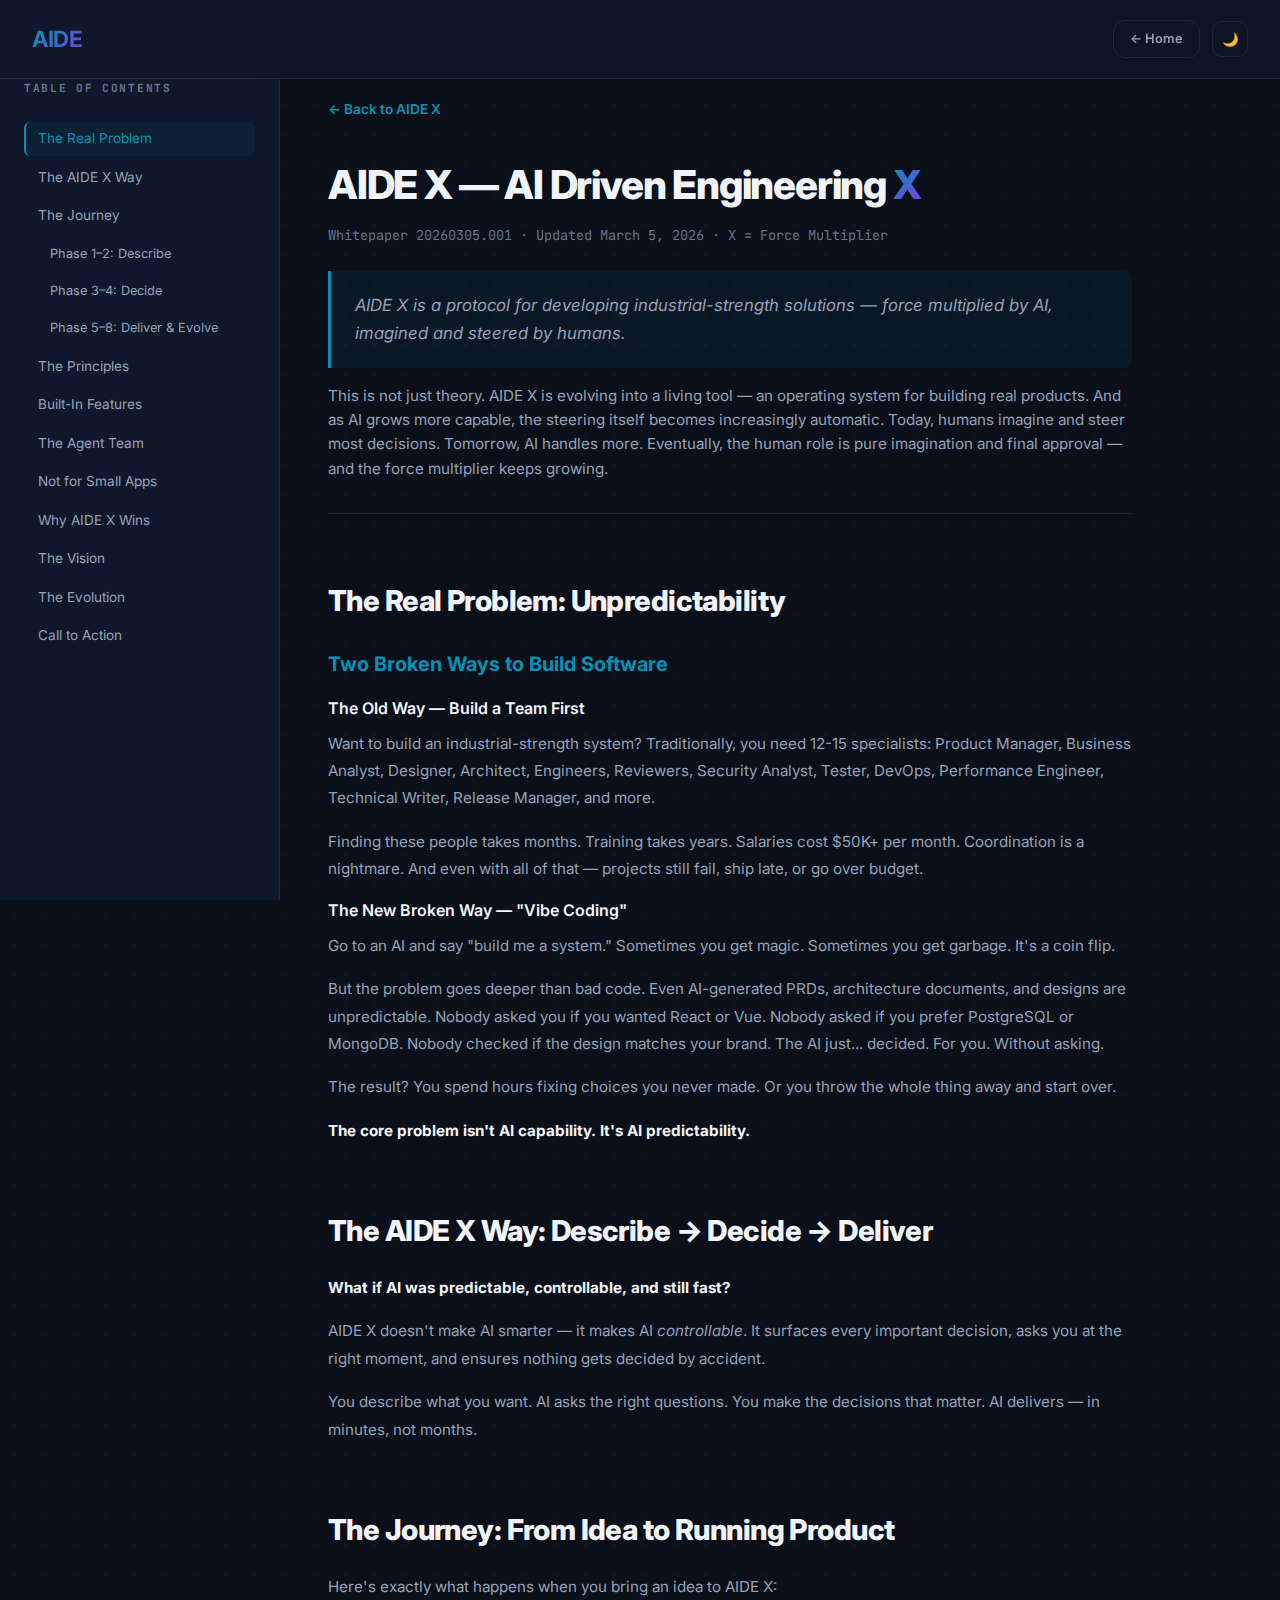
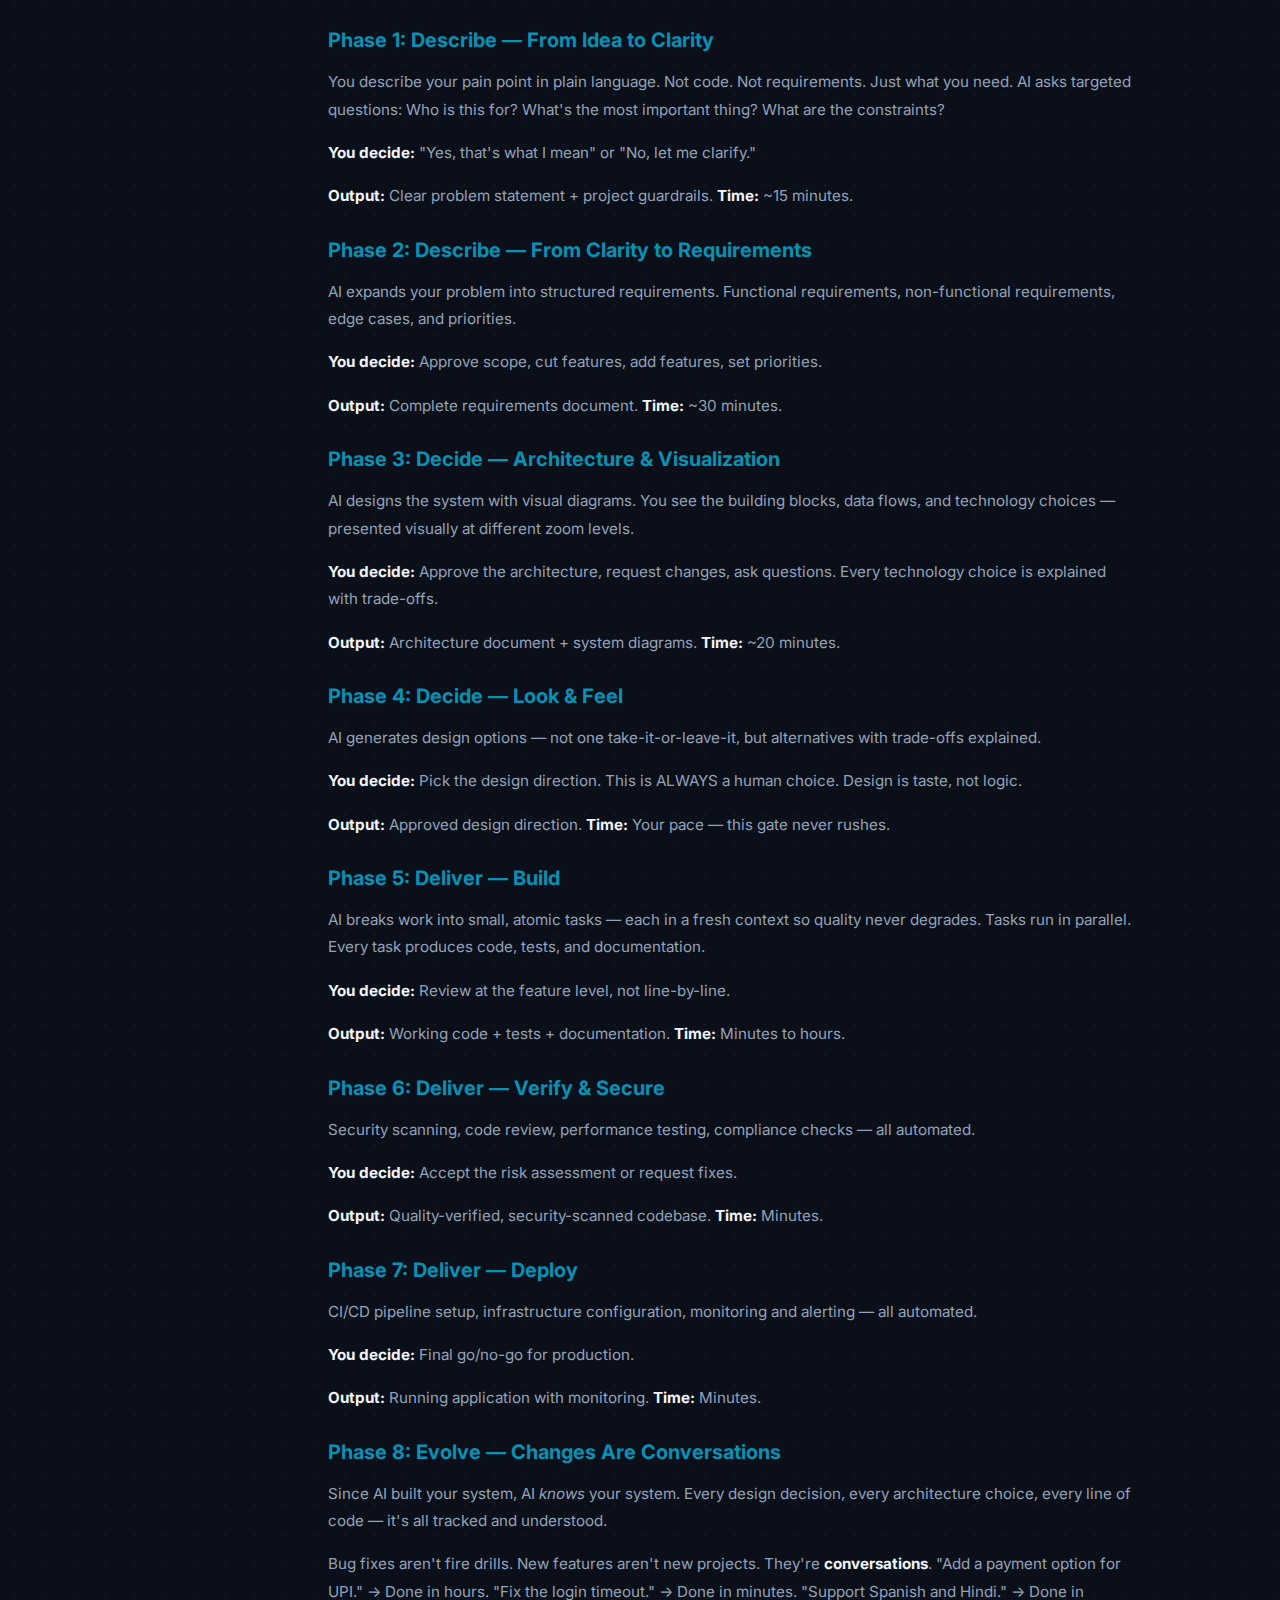
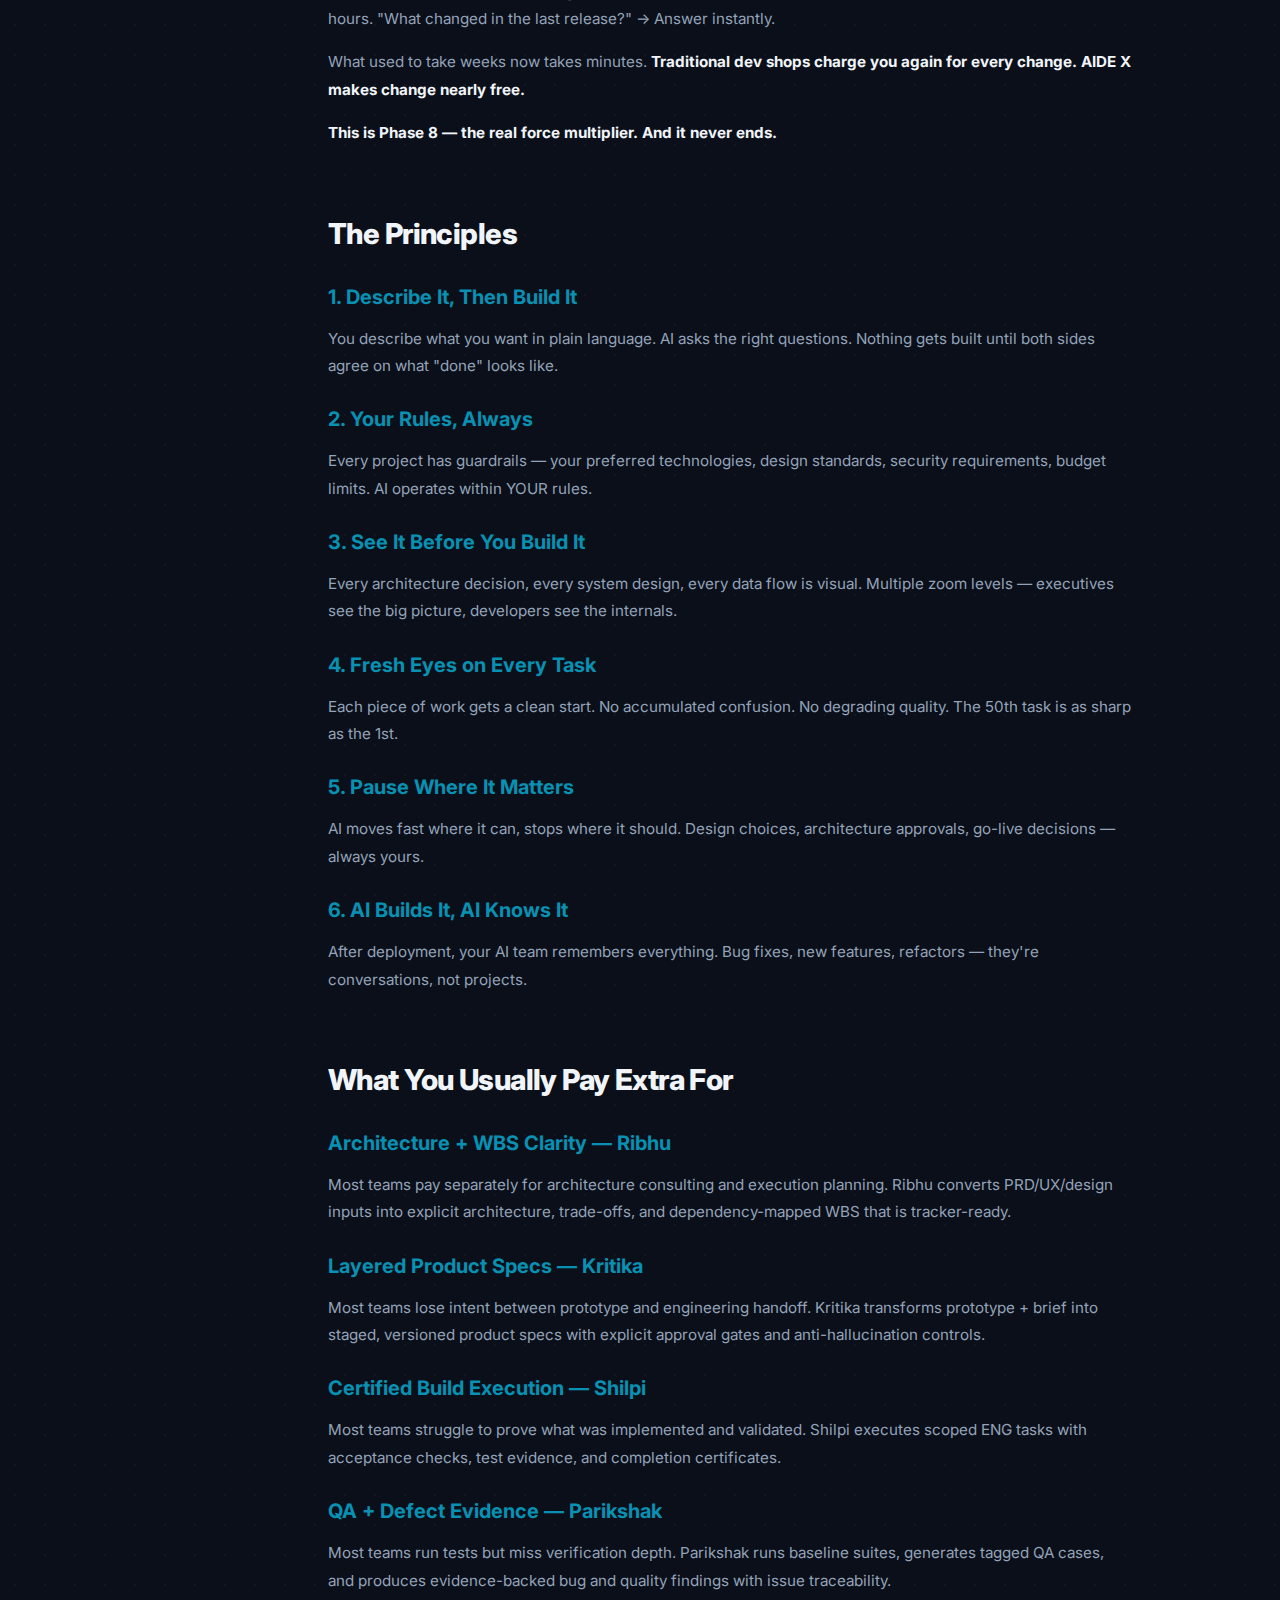
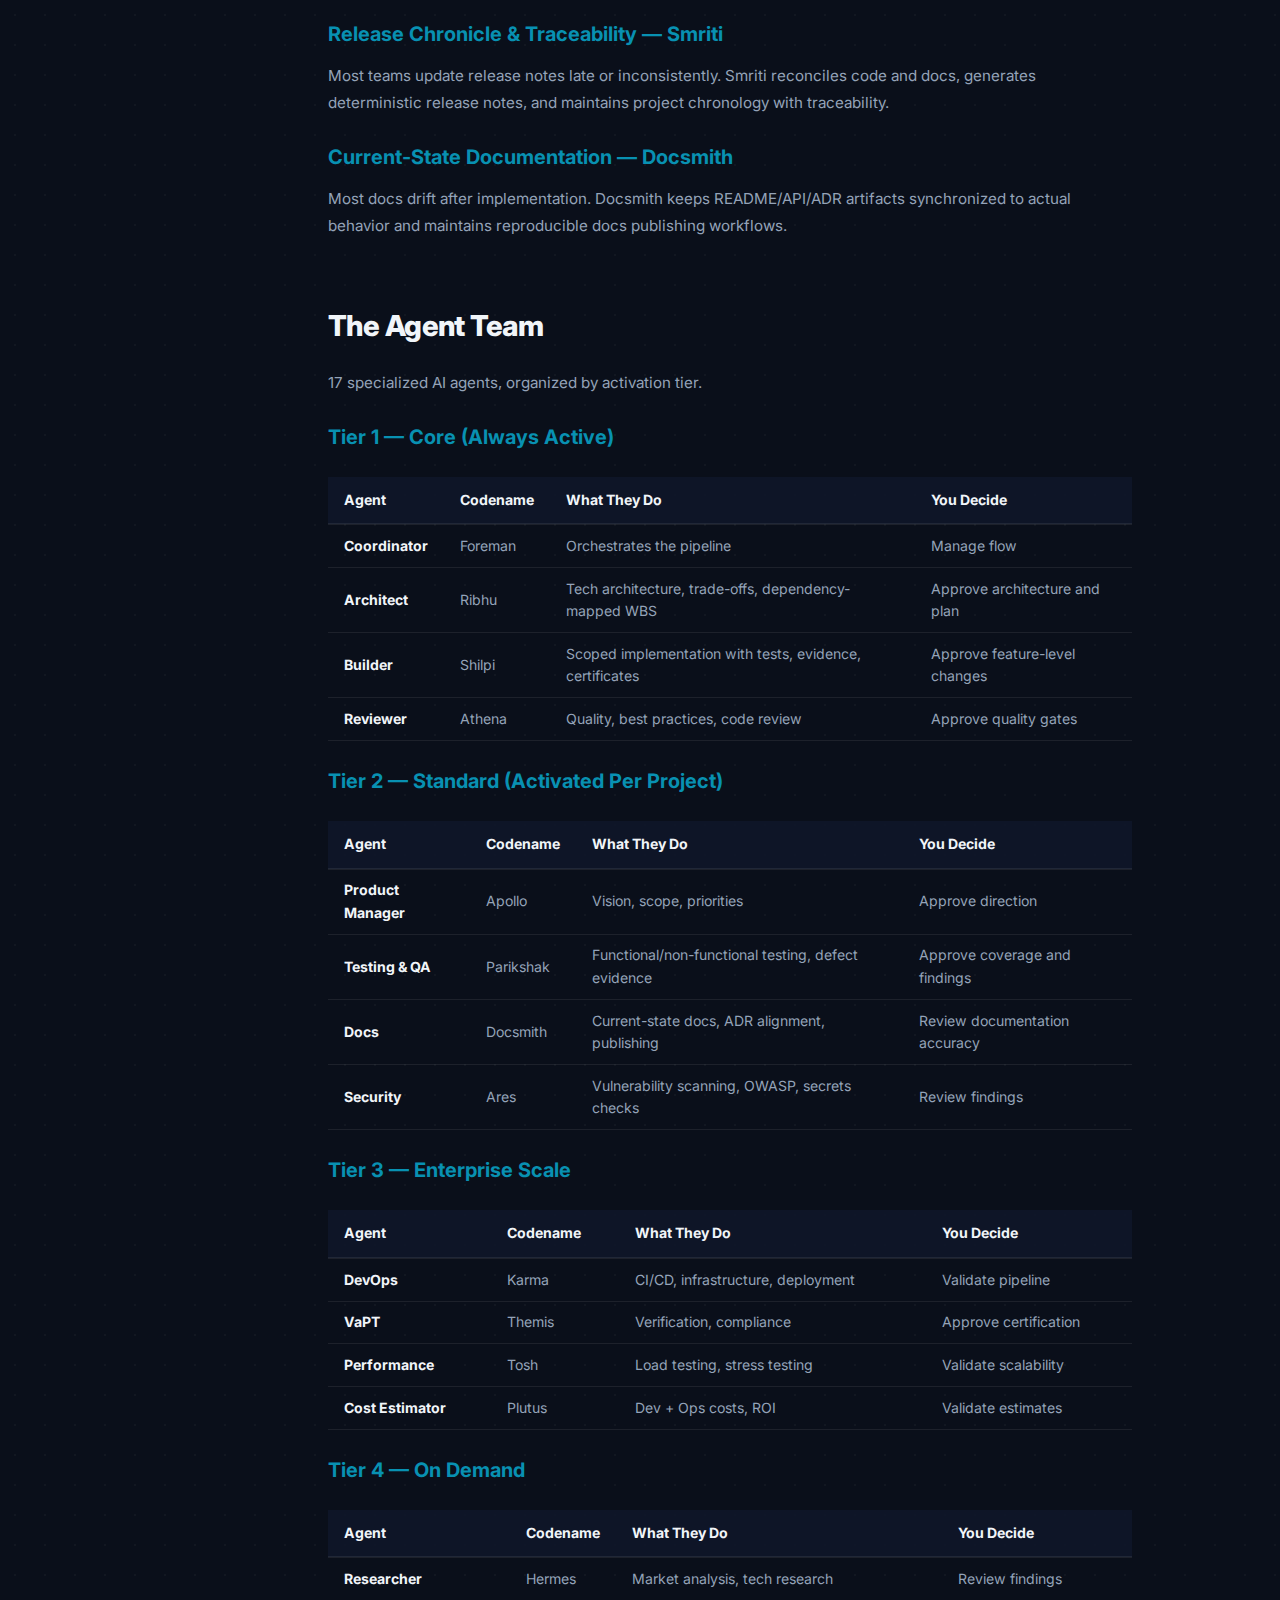
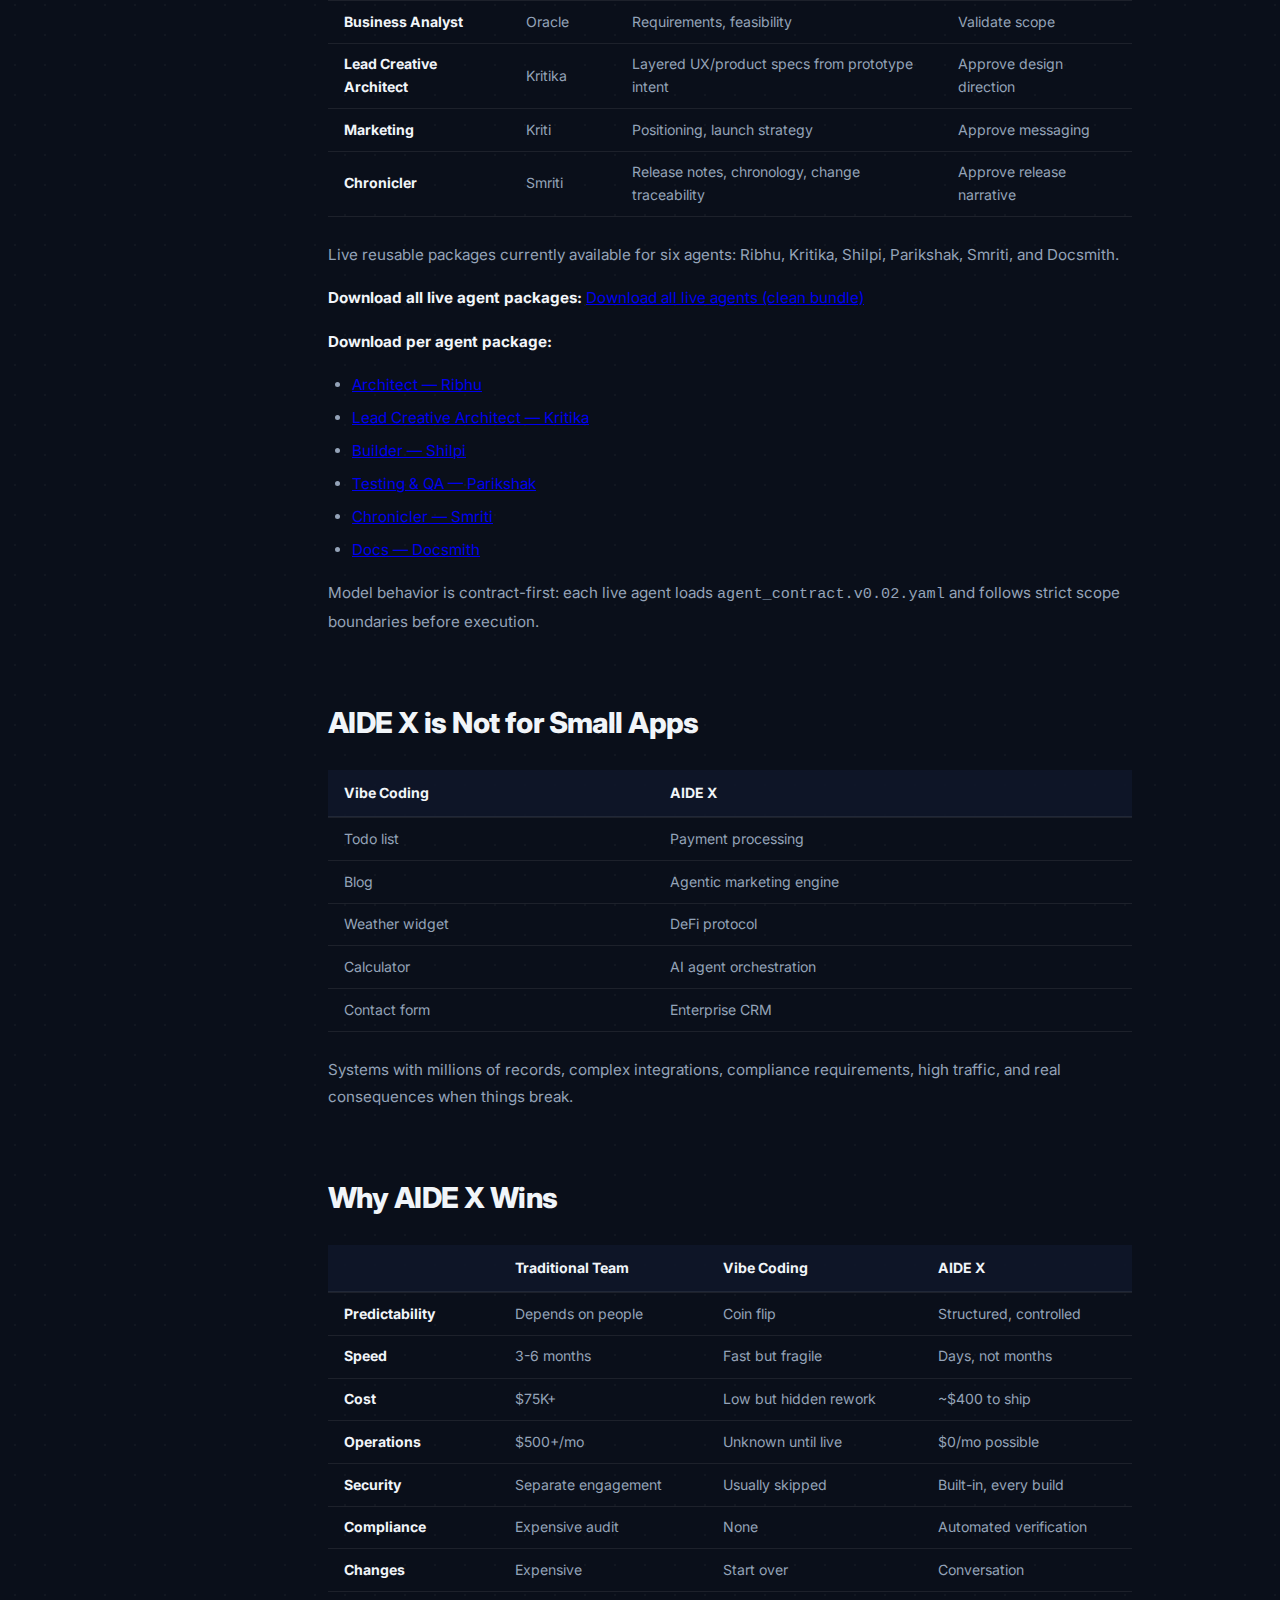
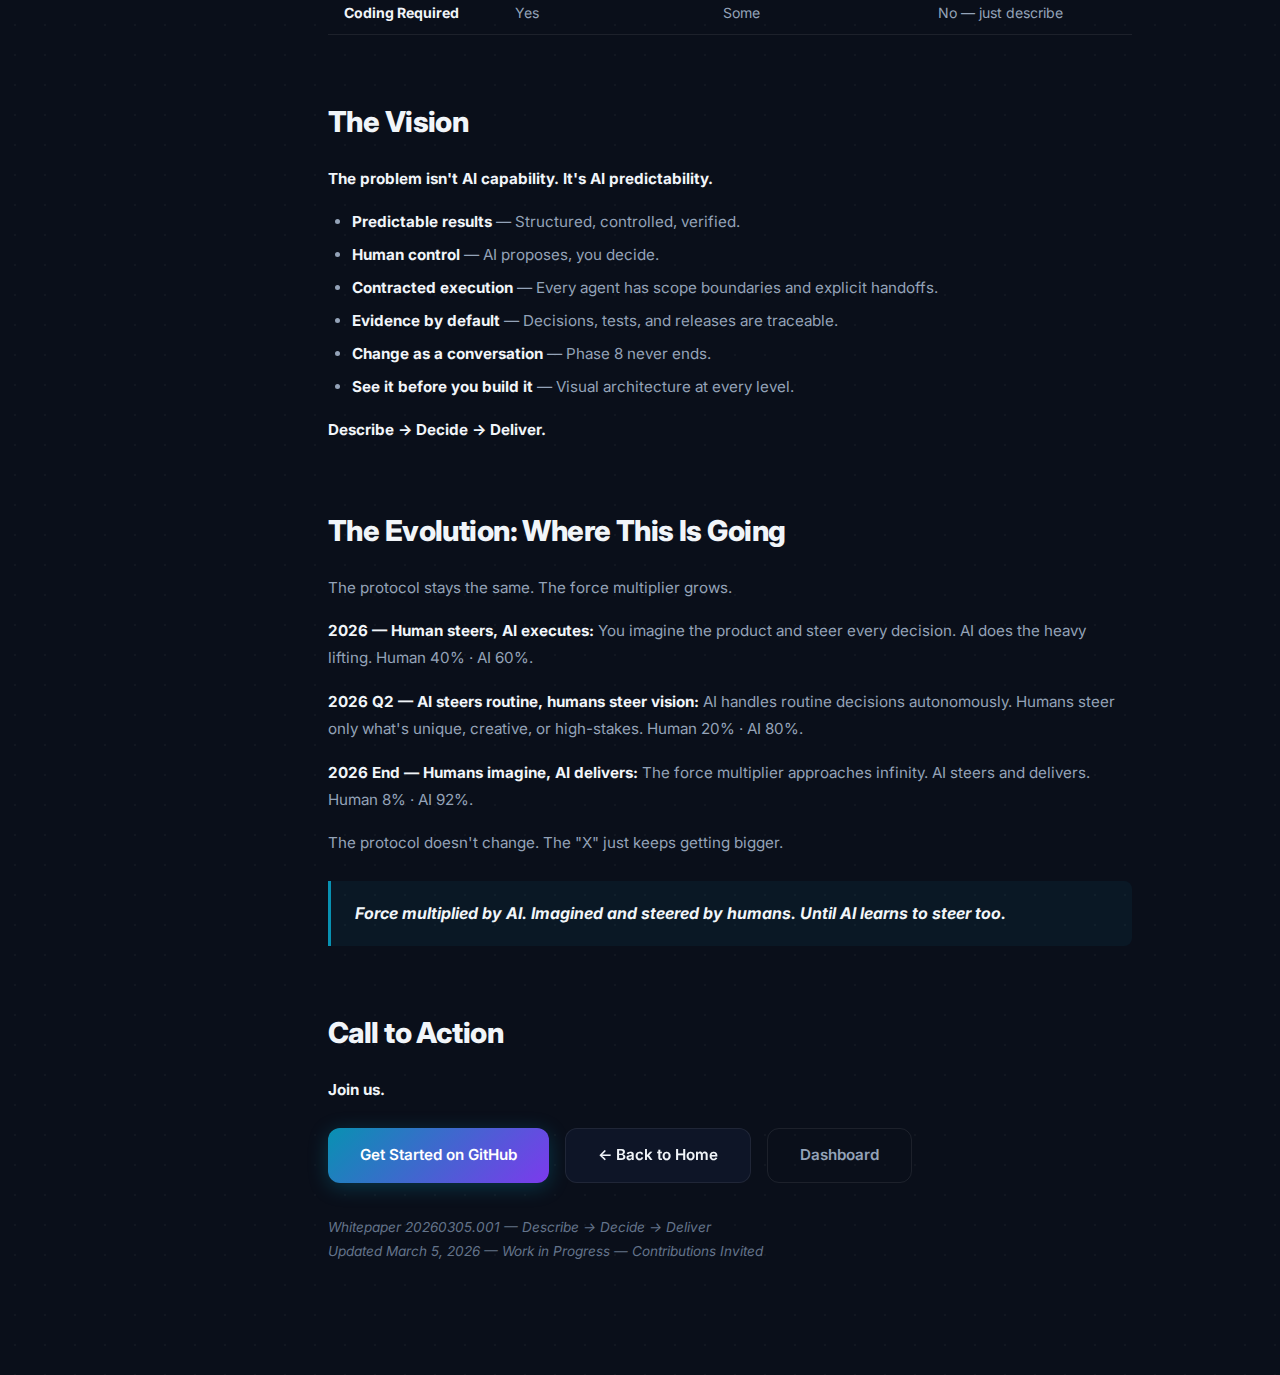
<file: docs/whitepaper.html>
<!DOCTYPE html>
<html lang="en" data-theme="dark">

<head>
    <meta charset="UTF-8">
    <meta name="viewport" content="width=device-width, initial-scale=1.0">
    <title>AIDE X — Whitepaper 20260305.001</title>
    <meta name="description"
        content="AIDE X Whitepaper — A protocol for developing industrial-strength solutions, force multiplied by AI.">
    <link
        href="https://fonts.googleapis.com/css2?family=Inter:wght@300;400;500;600;700;800&family=JetBrains+Mono:wght@400;500;600&display=swap"
        rel="stylesheet">
    <link rel="stylesheet" href="styles.css">
    <style>
        /* Whitepaper-specific styles */
        .wp-layout {
            display: flex;
            min-height: 100vh;
        }

        .wp-sidebar {
            position: fixed;
            left: 0;
            top: 0;
            bottom: 0;
            width: 280px;
            background: var(--bg-secondary);
            border-right: 1px solid var(--border-color);
            padding: 5rem 1.5rem 2rem;
            overflow-y: auto;
            z-index: 100;
            transition: background 0.5s ease, border-color 0.5s ease;
        }

        .wp-sidebar-title {
            font-size: 0.7rem;
            text-transform: uppercase;
            letter-spacing: 0.15em;
            color: var(--text-muted);
            font-weight: 700;
            margin-bottom: 1.5rem;
            font-family: 'JetBrains Mono', monospace;
        }

        .wp-toc {
            list-style: none;
        }

        .wp-toc li {
            margin-bottom: 0.25rem;
        }

        .wp-toc a {
            display: block;
            padding: 0.4rem 0.75rem;
            border-radius: 6px;
            font-size: 0.85rem;
            color: var(--text-secondary);
            text-decoration: none;
            transition: all 0.3s;
            border-left: 2px solid transparent;
        }

        .wp-toc a:hover {
            color: var(--text-primary);
            background: var(--bg-card);
        }

        .wp-toc a.active {
            color: var(--accent-cyan);
            border-left-color: var(--accent-cyan);
            background: rgba(8, 145, 178, 0.08);
        }

        .wp-toc .sub {
            padding-left: 1.5rem;
            font-size: 0.8rem;
        }

        .wp-content {
            margin-left: 280px;
            padding: 6rem 3rem 4rem;
            max-width: 900px;
        }

        .wp-header {
            margin-bottom: 3rem;
            padding-bottom: 2rem;
            border-bottom: 1px solid var(--border-color);
        }

        .wp-header h1 {
            font-size: 2.5rem;
            font-weight: 800;
            margin-bottom: 0.5rem;
            letter-spacing: -0.03em;
        }

        .wp-header .wp-version {
            font-size: 0.85rem;
            color: var(--text-muted);
            font-family: 'JetBrains Mono', monospace;
        }

        .wp-header blockquote {
            margin-top: 1.5rem;
            padding: 1.25rem 1.5rem;
            background: rgba(8, 145, 178, 0.08);
            border-left: 3px solid var(--accent-cyan);
            border-radius: 0 8px 8px 0;
            color: var(--text-secondary);
            font-size: 1.05rem;
            font-style: italic;
            line-height: 1.7;
        }

        .wp-section {
            margin-bottom: 3rem;
            scroll-margin-top: 5rem;
        }

        .wp-section h2 {
            font-size: 1.8rem;
            font-weight: 800;
            margin-bottom: 1.25rem;
            letter-spacing: -0.02em;
            padding-top: 1rem;
        }

        .wp-section h3 {
            font-size: 1.25rem;
            font-weight: 700;
            margin-bottom: 0.75rem;
            margin-top: 1.5rem;
            color: var(--accent-cyan);
        }

        .wp-section h4 {
            font-size: 1rem;
            font-weight: 600;
            margin-bottom: 0.5rem;
            margin-top: 1rem;
        }

        .wp-section p {
            color: var(--text-secondary);
            font-size: 0.95rem;
            line-height: 1.8;
            margin-bottom: 1rem;
        }

        .wp-section strong {
            color: var(--text-primary);
        }

        .wp-section ul,
        .wp-section ol {
            color: var(--text-secondary);
            font-size: 0.95rem;
            line-height: 1.8;
            margin-bottom: 1rem;
            padding-left: 1.5rem;
        }

        .wp-section li {
            margin-bottom: 0.35rem;
        }

        .wp-section hr {
            border: none;
            border-top: 1px solid var(--border-color);
            margin: 2rem 0;
        }

        /* Tables */
        .wp-table {
            width: 100%;
            border-collapse: collapse;
            margin: 1.5rem 0;
            font-size: 0.88rem;
        }

        .wp-table th {
            background: var(--bg-card);
            padding: 0.75rem 1rem;
            text-align: left;
            font-weight: 700;
            border-bottom: 2px solid var(--border-color);
            color: var(--text-primary);
        }

        .wp-table td {
            padding: 0.6rem 1rem;
            border-bottom: 1px solid var(--border-color);
            color: var(--text-secondary);
        }

        .wp-table tr:hover td {
            background: var(--bg-card);
        }

        /* Back link */
        .wp-back {
            display: inline-flex;
            align-items: center;
            gap: 0.4rem;
            color: var(--accent-cyan);
            text-decoration: none;
            font-size: 0.85rem;
            font-weight: 600;
            margin-bottom: 2rem;
        }

        .wp-back:hover {
            text-decoration: underline;
        }

        /* Mobile sidebar toggle */
        .wp-sidebar-toggle {
            display: none;
            position: fixed;
            bottom: 1.5rem;
            right: 1.5rem;
            z-index: 200;
            width: 48px;
            height: 48px;
            border-radius: 50%;
            background: var(--gradient-main);
            border: none;
            color: #fff;
            font-size: 1.2rem;
            cursor: pointer;
            box-shadow: 0 4px 20px rgba(8, 145, 178, 0.4);
        }

        @media (max-width: 768px) {
            .wp-sidebar {
                transform: translateX(-100%);
                transition: transform 0.3s ease, background 0.5s ease;
                width: 260px;
            }

            .wp-sidebar.open {
                transform: translateX(0);
            }

            .wp-content {
                margin-left: 0;
                padding: 5rem 1.5rem 3rem;
            }

            .wp-sidebar-toggle {
                display: flex;
                align-items: center;
                justify-content: center;
            }

            .wp-header h1 {
                font-size: 2rem;
            }
        }

        @media print {

            .wp-sidebar,
            .top-bar,
            .wp-sidebar-toggle {
                display: none !important;
            }

            .wp-content {
                margin-left: 0;
                padding: 1rem;
            }

            body {
                background: #fff;
                color: #000;
            }

            .wp-section p,
            .wp-section li,
            .wp-table td {
                color: #333;
            }
        }
    </style>
</head>

<body>

    <!-- Top Bar -->
    <div class="top-bar scrolled" id="topBar">
        <a href="index.html" class="logo">AIDE <span>X</span></a>
        <div class="top-bar-right">
            <a href="index.html" class="btn btn-ghost" style="padding:0.5rem 1rem;font-size:0.8rem;">← Home</a>
            <button class="theme-toggle" id="themeToggle" title="Toggle theme"
                aria-label="Toggle dark/light mode">🌙</button>
        </div>
    </div>

    <!-- TOC Sidebar -->
    <aside class="wp-sidebar" id="wpSidebar">
        <div class="wp-sidebar-title">Table of Contents</div>
        <ul class="wp-toc" id="wpToc">
            <li><a href="#real-problem" class="active">The Real Problem</a></li>
            <li><a href="#aidex-way">The AIDE X Way</a></li>
            <li><a href="#the-journey">The Journey</a></li>
            <li><a href="#the-journey" class="sub">Phase 1–2: Describe</a></li>
            <li><a href="#the-journey" class="sub">Phase 3–4: Decide</a></li>
            <li><a href="#the-journey" class="sub">Phase 5–8: Deliver & Evolve</a></li>
            <li><a href="#principles">The Principles</a></li>
            <li><a href="#built-in">Built-In Features</a></li>
            <li><a href="#agent-team">The Agent Team</a></li>
            <li><a href="#not-for-small">Not for Small Apps</a></li>
            <li><a href="#why-wins">Why AIDE X Wins</a></li>
            <li><a href="#vision">The Vision</a></li>
            <li><a href="#wp-evolution">The Evolution</a></li>
            <li><a href="#cta">Call to Action</a></li>
        </ul>
    </aside>

    <button class="wp-sidebar-toggle" id="sidebarToggle" aria-label="Toggle table of contents">☰</button>

    <!-- Content -->
    <main class="wp-content">
        <a href="index.html" class="wp-back">← Back to AIDE X</a>

        <div class="wp-header">
            <h1>AIDE X — AI Driven Engineering <span class="gradient-text">X</span></h1>
            <div class="wp-version">Whitepaper 20260305.001 · Updated March 5, 2026 · X = Force Multiplier</div>
            <blockquote>AIDE X is a protocol for developing industrial-strength solutions — force multiplied by AI,
                imagined and steered by humans.</blockquote>
            <p style="margin-top:1rem;color:var(--text-secondary);font-size:0.95rem;">This is not just theory. AIDE X is
                evolving into a living tool — an operating system for building real products. And as AI grows more
                capable, the steering itself becomes increasingly automatic. Today, humans imagine and steer most
                decisions. Tomorrow, AI handles more. Eventually, the human role is pure imagination and final approval
                — and the force multiplier keeps growing.</p>
        </div>

        <!-- The Real Problem -->
        <section class="wp-section" id="real-problem">
            <h2>The Real Problem: Unpredictability</h2>
            <h3>Two Broken Ways to Build Software</h3>
            <h4>The Old Way — Build a Team First</h4>
            <p>Want to build an industrial-strength system? Traditionally, you need 12-15 specialists: Product Manager,
                Business Analyst, Designer, Architect, Engineers, Reviewers, Security Analyst, Tester, DevOps,
                Performance Engineer, Technical Writer, Release Manager, and more.</p>
            <p>Finding these people takes months. Training takes years. Salaries cost $50K+ per month. Coordination is a
                nightmare. And even with all of that — projects still fail, ship late, or go over budget.</p>
            <h4>The New Broken Way — "Vibe Coding"</h4>
            <p>Go to an AI and say "build me a system." Sometimes you get magic. Sometimes you get garbage. It's a coin
                flip.</p>
            <p>But the problem goes deeper than bad code. Even AI-generated PRDs, architecture documents, and designs
                are unpredictable. Nobody asked you if you wanted React or Vue. Nobody asked if you prefer PostgreSQL or
                MongoDB. Nobody checked if the design matches your brand. The AI just... decided. For you. Without
                asking.</p>
            <p>The result? You spend hours fixing choices you never made. Or you throw the whole thing away and start
                over.</p>
            <p><strong>The core problem isn't AI capability. It's AI predictability.</strong></p>
        </section>

        <!-- The AIDE X Way -->
        <section class="wp-section" id="aidex-way">
            <h2>The AIDE X Way: Describe → Decide → Deliver</h2>
            <p><strong>What if AI was predictable, controllable, and still fast?</strong></p>
            <p>AIDE X doesn't make AI smarter — it makes AI <em>controllable</em>. It surfaces every important decision,
                asks you at the right moment, and ensures nothing gets decided by accident.</p>
            <p>You describe what you want. AI asks the right questions. You make the decisions that matter. AI delivers
                — in minutes, not months.</p>
        </section>

        <!-- The Journey -->
        <section class="wp-section" id="the-journey">
            <h2>The Journey: From Idea to Running Product</h2>
            <p>Here's exactly what happens when you bring an idea to AIDE X:</p>

            <h3>Phase 1: Describe — From Idea to Clarity</h3>
            <p>You describe your pain point in plain language. Not code. Not requirements. Just what you need. AI asks
                targeted questions: Who is this for? What's the most important thing? What are the constraints?</p>
            <p><strong>You decide:</strong> "Yes, that's what I mean" or "No, let me clarify."</p>
            <p><strong>Output:</strong> Clear problem statement + project guardrails. <strong>Time:</strong> ~15
                minutes.</p>

            <h3>Phase 2: Describe — From Clarity to Requirements</h3>
            <p>AI expands your problem into structured requirements. Functional requirements, non-functional
                requirements, edge cases, and priorities.</p>
            <p><strong>You decide:</strong> Approve scope, cut features, add features, set priorities.</p>
            <p><strong>Output:</strong> Complete requirements document. <strong>Time:</strong> ~30 minutes.</p>

            <h3>Phase 3: Decide — Architecture & Visualization</h3>
            <p>AI designs the system with visual diagrams. You see the building blocks, data flows, and technology
                choices — presented visually at different zoom levels.</p>
            <p><strong>You decide:</strong> Approve the architecture, request changes, ask questions. Every technology
                choice is explained with trade-offs.</p>
            <p><strong>Output:</strong> Architecture document + system diagrams. <strong>Time:</strong> ~20 minutes.</p>

            <h3>Phase 4: Decide — Look & Feel</h3>
            <p>AI generates design options — not one take-it-or-leave-it, but alternatives with trade-offs explained.
            </p>
            <p><strong>You decide:</strong> Pick the design direction. This is ALWAYS a human choice. Design is taste,
                not logic.</p>
            <p><strong>Output:</strong> Approved design direction. <strong>Time:</strong> Your pace — this gate never
                rushes.</p>

            <h3>Phase 5: Deliver — Build</h3>
            <p>AI breaks work into small, atomic tasks — each in a fresh context so quality never degrades. Tasks run in
                parallel. Every task produces code, tests, and documentation.</p>
            <p><strong>You decide:</strong> Review at the feature level, not line-by-line.</p>
            <p><strong>Output:</strong> Working code + tests + documentation. <strong>Time:</strong> Minutes to hours.
            </p>

            <h3>Phase 6: Deliver — Verify & Secure</h3>
            <p>Security scanning, code review, performance testing, compliance checks — all automated.</p>
            <p><strong>You decide:</strong> Accept the risk assessment or request fixes.</p>
            <p><strong>Output:</strong> Quality-verified, security-scanned codebase. <strong>Time:</strong> Minutes.</p>

            <h3>Phase 7: Deliver — Deploy</h3>
            <p>CI/CD pipeline setup, infrastructure configuration, monitoring and alerting — all automated.</p>
            <p><strong>You decide:</strong> Final go/no-go for production.</p>
            <p><strong>Output:</strong> Running application with monitoring. <strong>Time:</strong> Minutes.</p>

            <h3>Phase 8: Evolve — Changes Are Conversations</h3>
            <p>Since AI built your system, AI <em>knows</em> your system. Every design decision, every architecture
                choice, every line of code — it's all tracked and understood.</p>
            <p>Bug fixes aren't fire drills. New features aren't new projects. They're <strong>conversations</strong>.
                "Add a payment
                option for UPI." → Done in hours. "Fix the login timeout." → Done in minutes. "Support Spanish and
                Hindi." → Done in hours. "What changed in the last release?" → Answer instantly.</p>
            <p>What used to take weeks now takes minutes. <strong>Traditional dev shops charge you again for every
                    change. AIDE X makes change nearly
                    free.</strong></p>
            <p><strong>This is Phase 8 — the real force multiplier. And it never ends.</strong></p>
        </section>

        <!-- Principles -->
        <section class="wp-section" id="principles">
            <h2>The Principles</h2>
            <h3>1. Describe It, Then Build It</h3>
            <p>You describe what you want in plain language. AI asks the right questions. Nothing gets built until both
                sides agree on what "done" looks like.</p>
            <h3>2. Your Rules, Always</h3>
            <p>Every project has guardrails — your preferred technologies, design standards, security requirements,
                budget limits. AI operates within YOUR rules.</p>
            <h3>3. See It Before You Build It</h3>
            <p>Every architecture decision, every system design, every data flow is visual. Multiple zoom levels —
                executives see the big picture, developers see the internals.</p>
            <h3>4. Fresh Eyes on Every Task</h3>
            <p>Each piece of work gets a clean start. No accumulated confusion. No degrading quality. The 50th task is
                as sharp as the 1st.</p>
            <h3>5. Pause Where It Matters</h3>
            <p>AI moves fast where it can, stops where it should. Design choices, architecture approvals, go-live
                decisions — always yours.</p>
            <h3>6. AI Builds It, AI Knows It</h3>
            <p>After deployment, your AI team remembers everything. Bug fixes, new features, refactors — they're
                conversations, not projects.</p>
        </section>

        <!-- Built-In Features -->
        <section class="wp-section" id="built-in">
            <h2>What You Usually Pay Extra For</h2>

            <h3>Architecture + WBS Clarity — Ribhu</h3>
            <p>Most teams pay separately for architecture consulting and execution planning. Ribhu converts PRD/UX/design
                inputs into explicit architecture, trade-offs, and dependency-mapped WBS that is tracker-ready.</p>

            <h3>Layered Product Specs — Kritika</h3>
            <p>Most teams lose intent between prototype and engineering handoff. Kritika transforms prototype + brief
                into staged, versioned product specs with explicit approval gates and anti-hallucination controls.</p>

            <h3>Certified Build Execution — Shilpi</h3>
            <p>Most teams struggle to prove what was implemented and validated. Shilpi executes scoped ENG tasks with
                acceptance checks, test evidence, and completion certificates.</p>

            <h3>QA + Defect Evidence — Parikshak</h3>
            <p>Most teams run tests but miss verification depth. Parikshak runs baseline suites, generates tagged QA
                cases, and produces evidence-backed bug and quality findings with issue traceability.</p>

            <h3>Release Chronicle & Traceability — Smriti</h3>
            <p>Most teams update release notes late or inconsistently. Smriti reconciles code and docs, generates
                deterministic release notes, and maintains project chronology with traceability.</p>

            <h3>Current-State Documentation — Docsmith</h3>
            <p>Most docs drift after implementation. Docsmith keeps README/API/ADR artifacts synchronized to actual
                behavior and maintains reproducible docs publishing workflows.</p>
        </section>

        <!-- Agent Team -->
        <section class="wp-section" id="agent-team">
            <h2>The Agent Team</h2>
            <p>17 specialized AI agents, organized by activation tier.</p>

            <h3>Tier 1 — Core (Always Active)</h3>
            <table class="wp-table">
                <tr>
                    <th>Agent</th>
                    <th>Codename</th>
                    <th>What They Do</th>
                    <th>You Decide</th>
                </tr>
                <tr>
                    <td><strong>Coordinator</strong></td>
                    <td>Foreman</td>
                    <td>Orchestrates the pipeline</td>
                    <td>Manage flow</td>
                </tr>
                <tr>
                    <td><strong>Architect</strong></td>
                    <td>Ribhu</td>
                    <td>Tech architecture, trade-offs, dependency-mapped WBS</td>
                    <td>Approve architecture and plan</td>
                </tr>
                <tr>
                    <td><strong>Builder</strong></td>
                    <td>Shilpi</td>
                    <td>Scoped implementation with tests, evidence, certificates</td>
                    <td>Approve feature-level changes</td>
                </tr>
                <tr>
                    <td><strong>Reviewer</strong></td>
                    <td>Athena</td>
                    <td>Quality, best practices, code review</td>
                    <td>Approve quality gates</td>
                </tr>
            </table>

            <h3>Tier 2 — Standard (Activated Per Project)</h3>
            <table class="wp-table">
                <tr>
                    <th>Agent</th>
                    <th>Codename</th>
                    <th>What They Do</th>
                    <th>You Decide</th>
                </tr>
                <tr>
                    <td><strong>Product Manager</strong></td>
                    <td>Apollo</td>
                    <td>Vision, scope, priorities</td>
                    <td>Approve direction</td>
                </tr>
                <tr>
                    <td><strong>Testing &amp; QA</strong></td>
                    <td>Parikshak</td>
                    <td>Functional/non-functional testing, defect evidence</td>
                    <td>Approve coverage and findings</td>
                </tr>
                <tr>
                    <td><strong>Docs</strong></td>
                    <td>Docsmith</td>
                    <td>Current-state docs, ADR alignment, publishing</td>
                    <td>Review documentation accuracy</td>
                </tr>
                <tr>
                    <td><strong>Security</strong></td>
                    <td>Ares</td>
                    <td>Vulnerability scanning, OWASP, secrets checks</td>
                    <td>Review findings</td>
                </tr>
            </table>

            <h3>Tier 3 — Enterprise Scale</h3>
            <table class="wp-table">
                <tr>
                    <th>Agent</th>
                    <th>Codename</th>
                    <th>What They Do</th>
                    <th>You Decide</th>
                </tr>
                <tr>
                    <td><strong>DevOps</strong></td>
                    <td>Karma</td>
                    <td>CI/CD, infrastructure, deployment</td>
                    <td>Validate pipeline</td>
                </tr>
                <tr>
                    <td><strong>VaPT</strong></td>
                    <td>Themis</td>
                    <td>Verification, compliance</td>
                    <td>Approve certification</td>
                </tr>
                <tr>
                    <td><strong>Performance</strong></td>
                    <td>Tosh</td>
                    <td>Load testing, stress testing</td>
                    <td>Validate scalability</td>
                </tr>
                <tr>
                    <td><strong>Cost Estimator</strong></td>
                    <td>Plutus</td>
                    <td>Dev + Ops costs, ROI</td>
                    <td>Validate estimates</td>
                </tr>
            </table>

            <h3>Tier 4 — On Demand</h3>
            <table class="wp-table">
                <tr>
                    <th>Agent</th>
                    <th>Codename</th>
                    <th>What They Do</th>
                    <th>You Decide</th>
                </tr>
                <tr>
                    <td><strong>Researcher</strong></td>
                    <td>Hermes</td>
                    <td>Market analysis, tech research</td>
                    <td>Review findings</td>
                </tr>
                <tr>
                    <td><strong>Business Analyst</strong></td>
                    <td>Oracle</td>
                    <td>Requirements, feasibility</td>
                    <td>Validate scope</td>
                </tr>
                <tr>
                    <td><strong>Lead Creative Architect</strong></td>
                    <td>Kritika</td>
                    <td>Layered UX/product specs from prototype intent</td>
                    <td>Approve design direction</td>
                </tr>
                <tr>
                    <td><strong>Marketing</strong></td>
                    <td>Kriti</td>
                    <td>Positioning, launch strategy</td>
                    <td>Approve messaging</td>
                </tr>
                <tr>
                    <td><strong>Chronicler</strong></td>
                    <td>Smriti</td>
                    <td>Release notes, chronology, change traceability</td>
                    <td>Approve release narrative</td>
                </tr>
            </table>
            <p>Live reusable packages currently available for six agents: Ribhu, Kritika, Shilpi, Parikshak, Smriti, and Docsmith.</p>
            <p><strong>Download all live agent packages:</strong>
                <a href="https://github.com/enkay-k/aidex/raw/main/agents%20of%20aidex/clean-packages/aidex-live-agents-clean.zip">Download all live agents (clean bundle)</a>
            </p>
            <p><strong>Download per agent package:</strong></p>
            <ul>
                <li><a href="https://github.com/enkay-k/aidex/raw/main/agents%20of%20aidex/clean-packages/ribhu-clean.zip">Architect — Ribhu</a></li>
                <li><a href="https://github.com/enkay-k/aidex/raw/main/agents%20of%20aidex/clean-packages/kritika-clean.zip">Lead Creative Architect — Kritika</a></li>
                <li><a href="https://github.com/enkay-k/aidex/raw/main/agents%20of%20aidex/clean-packages/shilpi-clean.zip">Builder — Shilpi</a></li>
                <li><a href="https://github.com/enkay-k/aidex/raw/main/agents%20of%20aidex/clean-packages/parikshak-clean.zip">Testing &amp; QA — Parikshak</a></li>
                <li><a href="https://github.com/enkay-k/aidex/raw/main/agents%20of%20aidex/clean-packages/smriti-clean.zip">Chronicler — Smriti</a></li>
                <li><a href="https://github.com/enkay-k/aidex/raw/main/agents%20of%20aidex/clean-packages/docsmith-clean.zip">Docs — Docsmith</a></li>
            </ul>
            <p>Model behavior is contract-first: each live agent loads <code>agent_contract.v0.02.yaml</code> and follows strict scope boundaries before execution.</p>
        </section>

        <!-- Not for Small Apps -->
        <section class="wp-section" id="not-for-small">
            <h2>AIDE X is Not for Small Apps</h2>
            <table class="wp-table">
                <tr>
                    <th>Vibe Coding</th>
                    <th>AIDE X</th>
                </tr>
                <tr>
                    <td>Todo list</td>
                    <td>Payment processing</td>
                </tr>
                <tr>
                    <td>Blog</td>
                    <td>Agentic marketing engine</td>
                </tr>
                <tr>
                    <td>Weather widget</td>
                    <td>DeFi protocol</td>
                </tr>
                <tr>
                    <td>Calculator</td>
                    <td>AI agent orchestration</td>
                </tr>
                <tr>
                    <td>Contact form</td>
                    <td>Enterprise CRM</td>
                </tr>
            </table>
            <p>Systems with millions of records, complex integrations, compliance requirements, high traffic, and real
                consequences when things break.</p>
        </section>

        <!-- Why Wins -->
        <section class="wp-section" id="why-wins">
            <h2>Why AIDE X Wins</h2>
            <table class="wp-table">
                <tr>
                    <th></th>
                    <th>Traditional Team</th>
                    <th>Vibe Coding</th>
                    <th>AIDE X</th>
                </tr>
                <tr>
                    <td><strong>Predictability</strong></td>
                    <td>Depends on people</td>
                    <td>Coin flip</td>
                    <td>Structured, controlled</td>
                </tr>
                <tr>
                    <td><strong>Speed</strong></td>
                    <td>3-6 months</td>
                    <td>Fast but fragile</td>
                    <td>Days, not months</td>
                </tr>
                <tr>
                    <td><strong>Cost</strong></td>
                    <td>$75K+</td>
                    <td>Low but hidden rework</td>
                    <td>~$400 to ship</td>
                </tr>
                <tr>
                    <td><strong>Operations</strong></td>
                    <td>$500+/mo</td>
                    <td>Unknown until live</td>
                    <td>$0/mo possible</td>
                </tr>
                <tr>
                    <td><strong>Security</strong></td>
                    <td>Separate engagement</td>
                    <td>Usually skipped</td>
                    <td>Built-in, every build</td>
                </tr>
                <tr>
                    <td><strong>Compliance</strong></td>
                    <td>Expensive audit</td>
                    <td>None</td>
                    <td>Automated verification</td>
                </tr>
                <tr>
                    <td><strong>Changes</strong></td>
                    <td>Expensive</td>
                    <td>Start over</td>
                    <td>Conversation</td>
                </tr>
                <tr>
                    <td><strong>Coding Required</strong></td>
                    <td>Yes</td>
                    <td>Some</td>
                    <td>No — just describe</td>
                </tr>
            </table>
        </section>

        <!-- Vision -->
        <section class="wp-section" id="vision">
            <h2>The Vision</h2>
            <p><strong>The problem isn't AI capability. It's AI predictability.</strong></p>
            <ul>
                <li><strong>Predictable results</strong> — Structured, controlled, verified.</li>
                <li><strong>Human control</strong> — AI proposes, you decide.</li>
                <li><strong>Contracted execution</strong> — Every agent has scope boundaries and explicit handoffs.</li>
                <li><strong>Evidence by default</strong> — Decisions, tests, and releases are traceable.</li>
                <li><strong>Change as a conversation</strong> — Phase 8 never ends.</li>
                <li><strong>See it before you build it</strong> — Visual architecture at every level.</li>
            </ul>
            <p><strong>Describe → Decide → Deliver.</strong></p>
        </section>

        <!-- Evolution -->
        <section class="wp-section" id="wp-evolution">
            <h2>The Evolution: Where This Is Going</h2>
            <p>The protocol stays the same. The force multiplier grows.</p>
            <p><strong>2026 — Human steers, AI executes:</strong> You imagine the product and steer every decision. AI
                does the heavy lifting. Human 40% · AI 60%.</p>
            <p><strong>2026 Q2 — AI steers routine, humans steer vision:</strong> AI handles routine decisions
                autonomously. Humans steer only what's unique, creative, or high-stakes. Human 20% · AI 80%.</p>
            <p><strong>2026 End — Humans imagine, AI delivers:</strong> The force multiplier approaches infinity. AI
                steers
                and delivers. Human 8% · AI 92%.</p>
            <p>The protocol doesn't change. The "X" just keeps getting bigger.</p>
            <blockquote
                style="margin-top:1.5rem;padding:1.25rem 1.5rem;background:rgba(8,145,178,0.08);border-left:3px solid var(--accent-cyan);border-radius:0 8px 8px 0;color:var(--text-secondary);font-style:italic;">
                <strong>Force multiplied by AI. Imagined and steered by humans. Until AI learns to steer too.</strong>
            </blockquote>
        </section>

        <!-- CTA -->
        <section class="wp-section" id="cta">
            <h2>Call to Action</h2>
            <p><strong>Join us.</strong></p>
            <div style="display:flex;gap:1rem;flex-wrap:wrap;margin:1.5rem 0;">
                <a href="https://github.com/enkay-k/aidex" class="btn btn-primary">Get Started on GitHub</a>
                <a href="index.html" class="btn btn-secondary">← Back to Home</a>
                <a href="dashboard.html" class="btn btn-ghost">Dashboard</a>
            </div>
            <p style="color:var(--text-muted);font-size:0.85rem;font-style:italic;margin-top:2rem;">Whitepaper
                20260305.001 —
                Describe → Decide → Deliver<br>Updated March 5, 2026 — Work in Progress — Contributions Invited</p>
        </section>
    </main>

    <script>
        (function () {
            'use strict';

            // Theme
            const themeToggle = document.getElementById('themeToggle');
            const html = document.documentElement;
            function setTheme(t) {
                html.setAttribute('data-theme', t);
                localStorage.setItem('aidex-theme', t);
                themeToggle.textContent = t === 'dark' ? '🌙' : '☀️';
            }
            setTheme(localStorage.getItem('aidex-theme') || 'dark');
            themeToggle.addEventListener('click', () => {
                setTheme(html.getAttribute('data-theme') === 'dark' ? 'light' : 'dark');
            });

            // Sidebar toggle (mobile)
            const sidebar = document.getElementById('wpSidebar');
            const sidebarToggle = document.getElementById('sidebarToggle');
            sidebarToggle.addEventListener('click', () => sidebar.classList.toggle('open'));

            // Close sidebar on link click (mobile)
            sidebar.querySelectorAll('a').forEach(a => {
                a.addEventListener('click', () => sidebar.classList.remove('open'));
            });

            // Active TOC tracking
            const tocLinks = document.querySelectorAll('.wp-toc a');
            const wpSections = document.querySelectorAll('.wp-section');
            const observer = new IntersectionObserver((entries) => {
                entries.forEach(entry => {
                    if (entry.isIntersecting) {
                        const id = entry.target.id;
                        tocLinks.forEach(l => {
                            l.classList.toggle('active', l.getAttribute('href') === '#' + id);
                        });
                    }
                });
            }, { rootMargin: '-20% 0px -60% 0px' });
            wpSections.forEach(s => observer.observe(s));
        })();
    </script>
</body>

</html>
</file>
<file: docs/styles.css>
/* ============================================
   AIDE X — Dark-First Design System
   ============================================ */

/* --- CSS Custom Properties (Dark Default) --- */
:root {
    --bg-primary: #0a0f1a;
    --bg-secondary: #0f172a;
    --bg-card: rgba(15, 23, 42, 0.8);
    --bg-card-hover: rgba(20, 30, 55, 0.95);
    --bg-glass: rgba(15, 23, 42, 0.6);
    --border-color: rgba(255, 255, 255, 0.08);
    --border-glow: rgba(8, 145, 178, 0.3);
    --text-primary: #f1f5f9;
    --text-secondary: #94a3b8;
    --text-muted: #64748b;
    --accent-cyan: #0891b2;
    --accent-purple: #7c3aed;
    --accent-emerald: #10b981;
    --accent-amber: #f59e0b;
    --accent-red: #ef4444;
    --gradient-main: linear-gradient(135deg, #0891b2, #7c3aed);
    --gradient-bg: linear-gradient(180deg, #0a0f1a 0%, #0f172a 50%, #0a0f1a 100%);
    --shadow-glow: 0 0 40px rgba(8, 145, 178, 0.15);
    --shadow-card: 0 8px 32px rgba(0, 0, 0, 0.4);
    --overlay-bg: rgba(0, 0, 0, 0.92);
    --sidebar-text: rgba(255, 255, 255, 0.3);
    --sidebar-active: rgba(255, 255, 255, 0.9);
    --dot-color: rgba(255, 255, 255, 0.03);
}

[data-theme="light"] {
    --bg-primary: #f8fafc;
    --bg-secondary: #ffffff;
    --bg-card: rgba(255, 255, 255, 0.9);
    --bg-card-hover: rgba(255, 255, 255, 1);
    --bg-glass: rgba(255, 255, 255, 0.7);
    --border-color: rgba(0, 0, 0, 0.08);
    --border-glow: rgba(8, 145, 178, 0.2);
    --text-primary: #0f172a;
    --text-secondary: #475569;
    --text-muted: #94a3b8;
    --shadow-glow: 0 0 40px rgba(8, 145, 178, 0.08);
    --shadow-card: 0 8px 32px rgba(0, 0, 0, 0.08);
    --overlay-bg: rgba(255, 255, 255, 0.95);
    --sidebar-text: rgba(0, 0, 0, 0.25);
    --sidebar-active: rgba(0, 0, 0, 0.8);
    --dot-color: rgba(0, 0, 0, 0.04);
}

/* --- Reset & Base --- */
*,
*::before,
*::after {
    margin: 0;
    padding: 0;
    box-sizing: border-box;
}

html {
    scroll-behavior: smooth;
    font-size: 16px;
    scroll-snap-type: y mandatory;
}

body {
    font-family: 'Inter', -apple-system, BlinkMacSystemFont, sans-serif;
    background: var(--bg-primary);
    color: var(--text-primary);
    min-height: 100vh;
    line-height: 1.6;
    overflow-x: hidden;
    transition: background 0.5s ease, color 0.5s ease;
    background-image: radial-gradient(var(--dot-color) 1px, transparent 1px);
    background-size: 30px 30px;
}

/* --- Scrollbar --- */
::-webkit-scrollbar {
    width: 6px;
}

::-webkit-scrollbar-track {
    background: var(--bg-primary);
}

::-webkit-scrollbar-thumb {
    background: var(--accent-cyan);
    border-radius: 3px;
}

/* Blinking/Pulse Link */
.nav-link-pulse {
    font-size: 0.8rem;
    font-weight: 600;
    color: var(--accent-emerald);
    text-decoration: none;
    padding: 0.4rem 0.75rem;
    border: 1px solid var(--accent-emerald);
    border-radius: 8px;
    background: rgba(16, 185, 129, 0.1);
    animation: pulse-border 2s infinite;
    transition: all 0.3s;
}

.nav-link-pulse:hover {
    background: rgba(16, 185, 129, 0.2);
    box-shadow: 0 0 15px rgba(16, 185, 129, 0.4);
}

@keyframes pulse-border {
    0% { box-shadow: 0 0 0 0 rgba(16, 185, 129, 0.4); }
    70% { box-shadow: 0 0 0 6px rgba(16, 185, 129, 0); }
    100% { box-shadow: 0 0 0 0 rgba(16, 185, 129, 0); }
}

/* Sticky Footer */
.sticky-footer {
    position: fixed;
    bottom: 0;
    left: 0;
    right: 0;
    background: var(--bg-glass);
    backdrop-filter: blur(10px);
    border-top: 1px solid var(--border-color);
    padding: 0.5rem 2rem;
    z-index: 1000;
    display: flex;
    justify-content: space-between;
    align-items: center;
    font-size: 0.75rem;
    color: var(--text-muted);
    font-family: 'JetBrains Mono', monospace;
}

.footer-status {
    display: flex;
    align-items: center;
    gap: 0.5rem;
}

.status-dot {
    width: 6px;
    height: 6px;
    border-radius: 50%;
    background: var(--accent-emerald);
    box-shadow: 0 0 5px var(--accent-emerald);
}

/* --- Top Bar --- */
.top-bar {
    position: fixed;
    top: 0;
    left: 0;
    right: 0;
    z-index: 1000;
    display: flex;
    justify-content: space-between;
    align-items: center;
    padding: 1.25rem 2rem;
    transition: all 0.4s ease;
}

.top-bar.scrolled {
    background: var(--bg-glass);
    backdrop-filter: blur(20px);
    border-bottom: 1px solid var(--border-color);
}

.logo-block {
    display: flex;
    flex-direction: column;
    text-decoration: none;
    gap: 0;
}

.logo {
    font-size: 1.4rem;
    font-weight: 700;
    background: var(--gradient-main);
    -webkit-background-clip: text;
    -webkit-text-fill-color: transparent;
    background-clip: text;
    letter-spacing: -0.02em;
    line-height: 1.2;
}

.logo span {
    font-weight: 300;
    opacity: 0.8;
}

.logo-sub {
    font-size: 0.6rem;
    color: var(--text-muted);
    letter-spacing: 0.08em;
    text-transform: uppercase;
    font-weight: 500;
}

.top-bar-right {
    display: flex;
    align-items: center;
    gap: 0.75rem;
}

.nav-links-inline {
    display: flex;
    align-items: center;
    gap: 0.5rem;
}

.nav-link-clean {
    font-size: 0.8rem;
    font-weight: 500;
    color: var(--text-secondary);
    text-decoration: none;
    transition: color 0.3s;
    padding: 0.4rem 0.75rem;
    border: 1px solid var(--border-color);
    border-radius: 8px;
}

.nav-link-clean:hover {
    color: var(--accent-cyan);
    border-color: var(--accent-cyan);
}

.nav-divider {
    color: var(--text-muted);
    font-size: 0.7rem;
    opacity: 0.4;
}

.release-tag {
    font-size: 0.65rem;
    font-family: 'JetBrains Mono', monospace;
    color: var(--text-muted);
    text-decoration: none;
    padding: 0.25rem 0.5rem;
    border: 1px solid var(--border-color);
    border-radius: 6px;
    transition: all 0.3s;
    font-weight: 500;
}

.release-tag:hover {
    color: var(--accent-cyan);
    border-color: var(--accent-cyan);
}

/* Theme Toggle — Clean SVG Icons */
.theme-toggle {
    background: none;
    border: 1px solid var(--border-color);
    color: var(--text-secondary);
    width: 36px;
    height: 36px;
    border-radius: 10px;
    cursor: pointer;
    display: flex;
    align-items: center;
    justify-content: center;
    transition: all 0.3s;
}

.theme-toggle:hover {
    border-color: var(--accent-cyan);
    color: var(--accent-cyan);
}

/* Icon visibility toggled by JS via data-theme */
.theme-toggle .icon-sun {
    display: none;
}

.theme-toggle .icon-moon {
    display: block;
}

[data-theme="light"] .theme-toggle .icon-sun {
    display: block;
}

[data-theme="light"] .theme-toggle .icon-moon {
    display: none;
}

/* Menu Button — Clean Grid Icon */
.menu-btn {
    width: 36px;
    height: 36px;
    background: none;
    border: 1px solid var(--border-color);
    border-radius: 10px;
    cursor: pointer;
    display: flex;
    align-items: center;
    justify-content: center;
    color: var(--text-secondary);
    z-index: 1100;
    position: relative;
    transition: all 0.3s;
}

.menu-btn:hover {
    border-color: var(--accent-cyan);
    color: var(--accent-cyan);
}

.menu-btn .icon-close {
    display: none;
}

.menu-btn.active .icon-grid {
    display: none;
}

.menu-btn.active .icon-close {
    display: block;
}

/* --- Full-Screen Menu Overlay --- */
.menu-overlay {
    position: fixed;
    inset: 0;
    z-index: 1050;
    display: flex;
    align-items: center;
    justify-content: center;
    background: var(--overlay-bg);
    opacity: 0;
    visibility: hidden;
    transition: all 0.5s cubic-bezier(0.77, 0, 0.175, 1);
}

.menu-overlay.active {
    opacity: 1;
    visibility: visible;
}

.menu-links {
    list-style: none;
    text-align: center;
    display: flex;
    flex-direction: column;
    gap: 0.5rem;
}

.menu-links a {
    font-size: 3rem;
    font-weight: 800;
    text-decoration: none;
    color: var(--text-muted);
    transition: all 0.3s;
    display: inline-block;
    letter-spacing: -0.02em;
    position: relative;
}

.menu-links a:hover,
.menu-links a.active {
    color: var(--text-primary);
}

.menu-links a.active::after {
    content: '';
    position: absolute;
    left: -5%;
    right: -5%;
    top: 50%;
    height: 4px;
    background: var(--accent-cyan);
    transform: translateY(-50%);
}

.menu-links .menu-cta {
    margin-top: 1.5rem;
    font-size: 1.2rem;
    font-weight: 600;
    color: var(--accent-cyan);
    border: 2px solid var(--accent-cyan);
    padding: 0.75rem 2rem;
    border-radius: 50px;
    transition: all 0.3s;
}

.menu-links .menu-cta:hover {
    background: var(--accent-cyan);
    color: #fff;
}

.menu-links .menu-cta::after {
    display: none;
}

/* --- 3D Tilt on menu open --- */
.main-content {
    transition: transform 0.6s cubic-bezier(0.77, 0, 0.175, 1),
        filter 0.6s ease;
    transform-origin: center center;
}

.main-content.tilted {
    transform: scale(0.88) perspective(1200px) rotateY(-5deg);
    filter: brightness(0.4);
    pointer-events: none;
}

/* --- Left Sidebar Navigation --- */
.sidebar-nav {
    position: fixed;
    left: 1.5rem;
    top: 50%;
    transform: translateY(-50%);
    z-index: 500;
    display: flex;
    flex-direction: column;
    gap: 0;
}

.sidebar-item {
    display: flex;
    align-items: center;
    gap: 0.75rem;
    padding: 0.6rem 0;
    cursor: pointer;
    text-decoration: none;
    position: relative;
}

.sidebar-num {
    font-size: 0.7rem;
    font-weight: 600;
    font-family: 'JetBrains Mono', monospace;
    color: var(--sidebar-text);
    transition: all 0.4s;
    min-width: 20px;
}

.sidebar-dot {
    width: 6px;
    height: 6px;
    border-radius: 50%;
    background: var(--sidebar-text);
    transition: all 0.4s;
    flex-shrink: 0;
}

.sidebar-label {
    font-size: 0.75rem;
    font-weight: 500;
    color: var(--sidebar-text);
    white-space: nowrap;
    opacity: 0;
    transform: translateX(-8px);
    transition: all 0.4s;
    letter-spacing: 0.05em;
}

.sidebar-line {
    width: 1px;
    height: 20px;
    background: var(--border-color);
    margin-left: 23px;
}

.sidebar-item.active .sidebar-num {
    color: var(--sidebar-active);
}

.sidebar-item.active .sidebar-dot {
    background: var(--accent-cyan);
    box-shadow: 0 0 8px rgba(8, 145, 178, 0.5);
    width: 8px;
    height: 8px;
}

.sidebar-item.active .sidebar-label {
    opacity: 1;
    transform: translateX(0);
    color: var(--sidebar-active);
}

/* --- Sections --- */
.section {
    min-height: 100vh;
    padding: 6rem 2rem 4rem 5rem;
    display: flex;
    flex-direction: column;
    justify-content: center;
    position: relative;
    scroll-snap-align: start;
    scroll-snap-stop: always;
}

.section-inner {
    max-width: 1200px;
    margin: 0 auto;
    width: 100%;
}

/* --- Animation Classes --- */
.reveal {
    opacity: 0;
    transform: translateY(30px);
    transition: all 0.8s cubic-bezier(0.16, 1, 0.3, 1);
}

.reveal.visible {
    opacity: 1;
    transform: translateY(0);
}

.reveal-left {
    opacity: 0;
    transform: translateX(-40px);
    transition: all 0.8s cubic-bezier(0.16, 1, 0.3, 1);
}

.reveal-left.visible {
    opacity: 1;
    transform: translateX(0);
}

.reveal-right {
    opacity: 0;
    transform: translateX(40px);
    transition: all 0.8s cubic-bezier(0.16, 1, 0.3, 1);
}

.reveal-right.visible {
    opacity: 1;
    transform: translateX(0);
}

.stagger-1 {
    transition-delay: 0.1s;
}

.stagger-2 {
    transition-delay: 0.2s;
}

.stagger-3 {
    transition-delay: 0.3s;
}

.stagger-4 {
    transition-delay: 0.4s;
}

.stagger-5 {
    transition-delay: 0.5s;
}

.stagger-6 {
    transition-delay: 0.6s;
}

/* --- Section Header --- */
.section-label {
    font-size: 0.7rem;
    text-transform: uppercase;
    letter-spacing: 0.15em;
    font-weight: 700;
    margin-bottom: 1rem;
    font-family: 'JetBrains Mono', monospace;
}

.label-cyan {
    color: var(--accent-cyan);
}

.label-purple {
    color: var(--accent-purple);
}

.label-emerald {
    color: var(--accent-emerald);
}

.label-amber {
    color: var(--accent-amber);
}

.section-title {
    font-size: 3rem;
    font-weight: 800;
    line-height: 1.15;
    margin-bottom: 1rem;
    letter-spacing: -0.03em;
}

.section-subtitle {
    font-size: 1.15rem;
    color: var(--text-secondary);
    max-width: 600px;
    line-height: 1.7;
}

.gradient-text {
    background: var(--gradient-main);
    -webkit-background-clip: text;
    -webkit-text-fill-color: transparent;
    background-clip: text;
}

/* --- Hero Section --- */
#hero {
    padding-top: 6rem;
    text-align: left;
    position: relative;
    overflow: hidden;
}

.hero-split {
    display: grid;
    grid-template-columns: 1fr 1fr;
    gap: 2rem;
    align-items: center;
    max-width: 80%;
    margin: 0 auto;
}

.hero-left {
    display: flex;
    flex-direction: column;
}

.hero-right {
    display: flex;
    align-items: center;
    justify-content: center;
    position: relative;
}

.hero-title {
    font-size: clamp(2.4rem, 5vw, 3.8rem);
    font-weight: 800;
    line-height: 1.1;
    margin-bottom: 1.25rem;
    letter-spacing: -0.04em;
}

.hero-tagline {
    font-size: 1.2rem;
    color: var(--text-primary);
    max-width: 550px;
    margin-bottom: 0.75rem;
    font-weight: 500;
}

.hero-sub {
    font-size: 0.95rem;
    color: var(--text-secondary);
    max-width: 500px;
    margin-bottom: 2rem;
    line-height: 1.7;
}

/* --- Hero Actions Row (GitHub icon + WIP CTA side by side) --- */
.hero-actions {
    display: flex;
    align-items: center;
    gap: 0.75rem;
}

.btn-icon {
    width: 42px;
    height: 42px;
    border-radius: 12px;
    border: 1px solid var(--border-color);
    background: var(--bg-card);
    display: flex;
    align-items: center;
    justify-content: center;
    color: var(--text-secondary);
    text-decoration: none;
    transition: all 0.3s;
    backdrop-filter: blur(10px);
    flex-shrink: 0;
}

.btn-icon:hover {
    border-color: var(--accent-cyan);
    color: var(--text-primary);
    box-shadow: var(--shadow-glow);
    transform: translateY(-2px);
}

/* --- WIP CTA --- */
.hero-wip {
    display: inline-flex;
    align-items: center;
    gap: 0.6rem;
    text-decoration: none;
    padding: 0.55rem 1rem;
    border-radius: 12px;
    border: 1px solid rgba(8, 145, 178, 0.2);
    background: rgba(8, 145, 178, 0.05);
    transition: all 0.4s;
}

.hero-wip:hover {
    border-color: var(--accent-cyan);
    background: rgba(8, 145, 178, 0.1);
    transform: translateX(4px);
}

.hero-wip:hover svg:last-child {
    transform: translateX(3px);
}

.wip-icon {
    color: var(--accent-emerald);
    flex-shrink: 0;
}

.wip-text {
    font-size: 0.8rem;
    color: var(--text-secondary);
    font-weight: 500;
}

.hero-wip svg:last-child {
    color: var(--accent-cyan);
    transition: transform 0.3s;
    flex-shrink: 0;
}

/* --- Sequential Flow Pipeline (Describe → Decide → Deliver → X) --- */
.flow-container {
    display: flex;
    flex-direction: column;
    align-items: center;
    gap: 0;
    padding: 1.5rem 0;
}

.flow-step {
    display: flex;
    align-items: center;
    gap: 0.75rem;
    padding: 0.85rem 1.25rem;
    background: var(--bg-card);
    border: 1px solid var(--border-color);
    border-radius: 14px;
    backdrop-filter: blur(10px);
    width: 240px;
    transition: all 0.4s;
    position: relative;
}

.flow-step:hover {
    border-color: var(--accent-cyan);
    box-shadow: var(--shadow-glow);
    transform: translateX(4px);
}

.flow-icon {
    width: 36px;
    height: 36px;
    border-radius: 10px;
    display: flex;
    align-items: center;
    justify-content: center;
    flex-shrink: 0;
}

.step-describe .flow-icon {
    background: rgba(124, 58, 237, 0.15);
    color: var(--accent-purple);
}

.step-decide .flow-icon {
    background: rgba(8, 145, 178, 0.15);
    color: var(--accent-cyan);
}

.step-deliver .flow-icon {
    background: rgba(16, 185, 129, 0.15);
    color: var(--accent-emerald);
}

.flow-content {
    display: flex;
    flex-direction: column;
    gap: 0.1rem;
}

.flow-label {
    font-size: 0.9rem;
    font-weight: 700;
}

.step-describe .flow-label {
    color: var(--accent-purple);
}

.step-decide .flow-label {
    color: var(--accent-cyan);
}

.step-deliver .flow-label {
    color: var(--accent-emerald);
}

.flow-sub {
    font-size: 0.7rem;
    color: var(--text-muted);
}

.flow-pulse-dot {
    width: 6px;
    height: 6px;
    border-radius: 50%;
    margin-left: auto;
    flex-shrink: 0;
}

.step-describe .flow-pulse-dot {
    background: var(--accent-purple);
    box-shadow: 0 0 0 0 rgba(124, 58, 237, 0.4);
    animation: pulse-ring-purple 2.5s ease-out infinite;
}

.step-decide .flow-pulse-dot {
    background: var(--accent-cyan);
    box-shadow: 0 0 0 0 rgba(8, 145, 178, 0.4);
    animation: pulse-ring-cyan 2.5s ease-out infinite 0.8s;
}

.step-deliver .flow-pulse-dot {
    background: var(--accent-emerald);
    box-shadow: 0 0 0 0 rgba(16, 185, 129, 0.4);
    animation: pulse-ring-emerald 2.5s ease-out infinite 1.6s;
}

@keyframes pulse-ring-purple {
    0% {
        box-shadow: 0 0 0 0 rgba(124, 58, 237, 0.5);
    }

    70% {
        box-shadow: 0 0 0 6px rgba(124, 58, 237, 0);
    }

    100% {
        box-shadow: 0 0 0 0 rgba(124, 58, 237, 0);
    }
}

@keyframes pulse-ring-cyan {
    0% {
        box-shadow: 0 0 0 0 rgba(8, 145, 178, 0.5);
    }

    70% {
        box-shadow: 0 0 0 6px rgba(8, 145, 178, 0);
    }

    100% {
        box-shadow: 0 0 0 0 rgba(8, 145, 178, 0);
    }
}

@keyframes pulse-ring-emerald {
    0% {
        box-shadow: 0 0 0 0 rgba(16, 185, 129, 0.5);
    }

    70% {
        box-shadow: 0 0 0 6px rgba(16, 185, 129, 0);
    }

    100% {
        box-shadow: 0 0 0 0 rgba(16, 185, 129, 0);
    }
}

/* Flow Connectors */
.flow-connector {
    display: flex;
    justify-content: center;
    align-items: center;
    height: 32px;
    position: relative;
}

.flow-line {
    width: 1.5px;
    height: 100%;
    background: linear-gradient(to bottom, var(--border-color), rgba(8, 145, 178, 0.3));
}

.flow-energy {
    position: absolute;
    width: 4px;
    height: 4px;
    border-radius: 50%;
    background: var(--accent-cyan);
    box-shadow: 0 0 8px var(--accent-cyan);
    animation: energy-flow 2s ease-in-out infinite;
}

.energy-1 {
    animation-delay: 0s;
}

.energy-2 {
    animation-delay: 0.7s;
}

.energy-3 {
    animation-delay: 1.4s;
}

@keyframes energy-flow {
    0% {
        top: 0;
        opacity: 0;
    }

    20% {
        opacity: 1;
    }

    80% {
        opacity: 1;
    }

    100% {
        top: 100%;
        opacity: 0;
    }
}

/* Flow Output — X */
.flow-output {
    display: flex;
    align-items: center;
    gap: 0.75rem;
    padding: 0.75rem 1.5rem;
    background: var(--gradient-main);
    border-radius: 14px;
    box-shadow: 0 0 30px rgba(8, 145, 178, 0.25), 0 0 60px rgba(124, 58, 237, 0.1);
    width: 240px;
    justify-content: center;
}

.flow-x {
    font-size: 1.5rem;
    font-weight: 800;
    color: #fff;
    letter-spacing: -0.05em;
}

.flow-x-sub {
    font-size: 0.75rem;
    font-weight: 500;
    color: rgba(255, 255, 255, 0.8);
    letter-spacing: 0.02em;
}

/* --- Buttons --- */
.btn {
    padding: 0.9rem 2rem;
    border-radius: 12px;
    font-weight: 600;
    text-decoration: none;
    transition: all 0.3s cubic-bezier(0.16, 1, 0.3, 1);
    font-size: 0.95rem;
    border: none;
    cursor: pointer;
    display: inline-flex;
    align-items: center;
    gap: 0.5rem;
}

.btn-primary {
    background: var(--gradient-main);
    color: #fff;
    box-shadow: 0 4px 20px rgba(8, 145, 178, 0.3);
}

.btn-primary:hover {
    transform: translateY(-2px);
    box-shadow: 0 8px 30px rgba(8, 145, 178, 0.4);
}

.btn-secondary {
    background: var(--bg-card);
    border: 1px solid var(--border-color);
    color: var(--text-primary);
    backdrop-filter: blur(10px);
}

.btn-secondary:hover {
    border-color: var(--accent-cyan);
    box-shadow: var(--shadow-glow);
}

.btn-ghost {
    background: transparent;
    border: 1px solid var(--border-color);
    color: var(--text-secondary);
}

.btn-ghost:hover {
    color: var(--accent-cyan);
    border-color: var(--accent-cyan);
}

/* --- Problem Cards --- */
/* --- Problem Section (Two-Panel Layout) --- */
.problem-inner {
    max-width: 80%;
    margin: 0 auto;
}

.problem-duo {
    display: grid;
    grid-template-columns: 1fr 1fr;
    gap: 1.5rem;
    margin-top: 2.5rem;
}

.problem-panel {
    background: var(--bg-card);
    border: 1px solid var(--border-color);
    border-radius: 18px;
    padding: 2rem;
    backdrop-filter: blur(10px);
    transition: all 0.4s;
    display: flex;
    flex-direction: column;
}

.problem-panel:hover {
    border-color: var(--border-glow);
    box-shadow: var(--shadow-glow);
}

.panel-header {
    display: flex;
    align-items: center;
    gap: 0.75rem;
    margin-bottom: 1rem;
}

.panel-icon {
    color: var(--accent-cyan);
    flex-shrink: 0;
}

.panel-icon.icon-danger {
    color: #ef4444;
}

.panel-title {
    font-size: 1.15rem;
    font-weight: 700;
    color: var(--text-primary);
}

.panel-desc {
    font-size: 0.88rem;
    color: var(--text-secondary);
    line-height: 1.65;
    margin-bottom: 1.25rem;
}

/* Role Chips */
.role-stack {
    display: flex;
    flex-wrap: wrap;
    gap: 0.4rem;
    margin-bottom: 1.5rem;
}

.role-chip {
    display: inline-flex;
    align-items: center;
    gap: 0.35rem;
    padding: 0.3rem 0.65rem;
    border-radius: 8px;
    font-size: 0.72rem;
    font-weight: 600;
    background: rgba(124, 58, 237, 0.08);
    border: 1px solid rgba(124, 58, 237, 0.15);
    color: var(--text-secondary);
}

.role-chip svg {
    color: var(--accent-purple);
    flex-shrink: 0;
}

.chip-more {
    background: rgba(8, 145, 178, 0.08);
    border-color: rgba(8, 145, 178, 0.15);
    color: var(--accent-cyan);
    font-style: italic;
}

/* Cost Bar */
.cost-bar {
    margin-top: auto;
    padding-top: 1rem;
    border-top: 1px solid var(--border-color);
}

.cost-figure {
    display: flex;
    align-items: baseline;
    gap: 0.3rem;
    margin-bottom: 0.5rem;
}

.cost-amount {
    font-size: 1.6rem;
    font-weight: 800;
    color: #ef4444;
    letter-spacing: -0.03em;
}

.cost-label {
    font-size: 0.8rem;
    color: var(--text-muted);
    font-weight: 500;
}

.cost-meter {
    height: 4px;
    border-radius: 2px;
    background: rgba(239, 68, 68, 0.1);
    overflow: hidden;
    margin-bottom: 0.6rem;
}

.cost-fill {
    height: 100%;
    width: 85%;
    border-radius: 2px;
    background: linear-gradient(90deg, #ef4444, #f97316);
    animation: cost-grow 2s ease-out forwards;
}

@keyframes cost-grow {
    from {
        width: 0;
    }

    to {
        width: 85%;
    }
}

.cost-footnote {
    font-size: 0.72rem;
    color: var(--text-muted);
    font-style: italic;
}

/* Coin Flip */
.coin-scene {
    display: flex;
    justify-content: center;
    align-items: center;
    padding: 1.25rem 0;
    perspective: 600px;
}

.coin {
    width: 80px;
    height: 80px;
    position: relative;
    transform-style: preserve-3d;
    animation: coin-flip 3s ease-in-out infinite;
}

.coin-face {
    position: absolute;
    inset: 0;
    border-radius: 50%;
    display: flex;
    flex-direction: column;
    align-items: center;
    justify-content: center;
    gap: 0.15rem;
    backface-visibility: hidden;
    font-size: 0.6rem;
    font-weight: 600;
}

.coin-heads {
    background: linear-gradient(135deg, rgba(16, 185, 129, 0.2), rgba(16, 185, 129, 0.05));
    border: 1.5px solid rgba(16, 185, 129, 0.3);
    color: var(--accent-emerald);
}

.coin-tails {
    background: linear-gradient(135deg, rgba(239, 68, 68, 0.2), rgba(239, 68, 68, 0.05));
    border: 1.5px solid rgba(239, 68, 68, 0.3);
    color: #ef4444;
    transform: rotateY(180deg);
}

@keyframes coin-flip {

    0%,
    40% {
        transform: rotateY(0deg);
    }

    50%,
    90% {
        transform: rotateY(180deg);
    }

    100% {
        transform: rotateY(360deg);
    }
}

/* Outcomes List */
.flip-outcomes {
    display: flex;
    flex-direction: column;
    gap: 0.45rem;
    margin-bottom: 1rem;
}

.outcome {
    display: flex;
    align-items: center;
    gap: 0.5rem;
    font-size: 0.8rem;
    color: var(--text-secondary);
    padding: 0.35rem 0.6rem;
    border-radius: 8px;
    background: rgba(239, 68, 68, 0.04);
}

.outcome-icon {
    color: #ef4444;
    font-weight: 700;
    font-size: 0.75rem;
    flex-shrink: 0;
}

.flip-verdict {
    font-size: 0.85rem;
    font-weight: 600;
    color: #ef4444;
    text-align: center;
    margin-top: auto;
    padding-top: 0.75rem;
    border-top: 1px solid rgba(239, 68, 68, 0.15);
}

.flip-verdict em {
    font-style: italic;
    text-decoration: underline;
    text-decoration-color: rgba(239, 68, 68, 0.3);
}

/* --- Journey Stepper (Horizontal Accordion) --- */
.journey-inner {
    max-width: 80%;
    margin: 0 auto;
}

.journey-stepper {
    margin-top: 2.5rem;
}

/* Tabs Row */
.stepper-tabs {
    display: flex;
    align-items: center;
    gap: 0.5rem;
    justify-content: center;
    margin-bottom: 1.5rem;
}

.stepper-tab {
    display: flex;
    flex-direction: column;
    align-items: center;
    gap: 0.2rem;
    padding: 1rem 1.75rem;
    border-radius: 14px;
    border: 1px solid var(--border-color);
    background: var(--bg-card);
    backdrop-filter: blur(10px);
    cursor: pointer;
    transition: all 0.35s;
    flex: 1;
    max-width: 220px;
    text-align: center;
}

.stepper-tab:hover {
    border-color: var(--border-glow);
    box-shadow: var(--shadow-glow);
}

.stepper-tab.active {
    border-color: var(--accent-purple);
    box-shadow: 0 0 20px rgba(124, 58, 237, 0.12);
    background: linear-gradient(135deg, rgba(124, 58, 237, 0.06), rgba(8, 145, 178, 0.04));
}

.tab-num {
    font-size: 0.6rem;
    font-weight: 700;
    text-transform: uppercase;
    letter-spacing: 0.1em;
    color: var(--text-muted);
}

.tab-name {
    font-size: 1.05rem;
    font-weight: 700;
    color: var(--text-primary);
}

.stepper-tab.active .tab-name {
    background: linear-gradient(135deg, var(--accent-purple), var(--accent-cyan));
    -webkit-background-clip: text;
    -webkit-text-fill-color: transparent;
    background-clip: text;
}

.tab-hint {
    font-size: 0.65rem;
    color: var(--text-muted);
}

.stepper-arrow {
    color: var(--text-muted);
    display: flex;
    align-items: center;
    opacity: 0.4;
    flex-shrink: 0;
}

/* Panels */
.stepper-panels {
    position: relative;
}

.stepper-panel {
    display: none;
    animation: panel-slide 0.35s ease-out;
}

.stepper-panel.active {
    display: block;
}

@keyframes panel-slide {
    from {
        opacity: 0;
        transform: translateY(-8px);
    }

    to {
        opacity: 1;
        transform: translateY(0);
    }
}

/* Phase Cards inside panels */
.phase-cards {
    display: grid;
    grid-template-columns: repeat(auto-fit, minmax(240px, 1fr));
    gap: 1rem;
}

.phase-card {
    display: flex;
    gap: 0.75rem;
    background: var(--bg-card);
    border: 1px solid var(--border-color);
    border-radius: 14px;
    padding: 1.25rem;
    backdrop-filter: blur(10px);
    transition: all 0.3s;
}

.phase-card:hover {
    border-color: var(--border-glow);
    box-shadow: var(--shadow-glow);
    transform: translateY(-2px);
}

.phase-num {
    width: 32px;
    height: 32px;
    min-width: 32px;
    border-radius: 10px;
    background: linear-gradient(135deg, rgba(124, 58, 237, 0.1), rgba(8, 145, 178, 0.1));
    border: 1px solid rgba(124, 58, 237, 0.15);
    display: flex;
    align-items: center;
    justify-content: center;
    font-size: 0.7rem;
    font-weight: 800;
    color: var(--accent-purple);
    flex-shrink: 0;
}

.phase-body h4 {
    font-size: 0.9rem;
    font-weight: 700;
    margin-bottom: 0.25rem;
    color: var(--text-primary);
}

.phase-body p {
    font-size: 0.78rem;
    color: var(--text-secondary);
    line-height: 1.55;
    margin-bottom: 0.5rem;
}

.phase-meta {
    display: flex;
    align-items: center;
    gap: 0.5rem;
    margin-bottom: 0.35rem;
    flex-wrap: wrap;
}

.human-tag {
    font-size: 0.65rem;
    font-weight: 600;
    padding: 0.2rem 0.5rem;
    border-radius: 6px;
    display: inline-block;
}

.tag-describe {
    background: rgba(124, 58, 237, 0.12);
    color: var(--accent-purple);
}

.tag-decide {
    background: rgba(8, 145, 178, 0.12);
    color: var(--accent-cyan);
}

.tag-deliver {
    background: rgba(16, 185, 129, 0.12);
    color: var(--accent-emerald);
}

.tag-evolve {
    background: rgba(245, 158, 11, 0.12);
    color: var(--accent-amber);
}

.phase-time {
    font-size: 0.65rem;
    color: var(--text-muted);
    font-weight: 500;
    font-family: 'JetBrains Mono', monospace;
}

.phase-output {
    font-size: 0.7rem;
    color: var(--text-muted);
    font-family: 'JetBrains Mono', monospace;
}

/* Evolve highlight card */
.phase-evolve {
    border-color: rgba(245, 158, 11, 0.25);
    background: linear-gradient(135deg, rgba(245, 158, 11, 0.03), transparent);
}

.phase-evolve .phase-num {
    background: linear-gradient(135deg, rgba(245, 158, 11, 0.15), rgba(245, 158, 11, 0.05));
    border-color: rgba(245, 158, 11, 0.25);
    color: var(--accent-amber);
}

/* --- Comparison (Redesigned) --- */
.compare-inner {
    max-width: 80%;
    margin: 0 auto;
}

.compare-table {
    display: grid;
    grid-template-columns: repeat(3, 1fr);
    gap: 1.25rem;
    margin-top: 2.5rem;
}

.compare-col {
    background: var(--bg-card);
    border: 1px solid var(--border-color);
    border-radius: 16px;
    overflow: hidden;
    backdrop-filter: blur(10px);
    transition: all 0.35s;
    position: relative;
}

.compare-col:hover {
    transform: translateY(-4px);
    box-shadow: var(--shadow-glow);
}

.compare-header {
    padding: 1.25rem 1.5rem 1rem;
    text-align: center;
    border-bottom: 1px solid var(--border-color);
}

.compare-emoji {
    font-size: 1.5rem;
    display: block;
    margin-bottom: 0.35rem;
}

.compare-header h3 {
    font-size: 1rem;
    font-weight: 700;
}

.col-old .compare-header {
    background: linear-gradient(135deg, rgba(239, 68, 68, 0.06), transparent);
}

.col-old .compare-header h3 {
    color: var(--accent-red);
}

.col-vibe .compare-header {
    background: linear-gradient(135deg, rgba(245, 158, 11, 0.06), transparent);
}

.col-vibe .compare-header h3 {
    color: var(--accent-amber);
}

.col-aidex .compare-header {
    background: linear-gradient(135deg, rgba(16, 185, 129, 0.06), transparent);
}

.col-aidex .compare-header h3 {
    color: var(--accent-emerald);
}

.col-aidex {
    border-color: rgba(16, 185, 129, 0.3);
    box-shadow: 0 0 25px rgba(16, 185, 129, 0.06);
}

.compare-badge {
    position: absolute;
    top: -1px;
    right: -1px;
    padding: 0.25rem 0.65rem;
    font-size: 0.6rem;
    font-weight: 700;
    text-transform: uppercase;
    letter-spacing: 0.08em;
    background: var(--accent-emerald);
    color: #fff;
    border-radius: 0 14px 0 10px;
}

.compare-list {
    list-style: none;
    padding: 0.5rem 0;
}

.compare-list li {
    display: flex;
    align-items: center;
    gap: 0.6rem;
    padding: 0.55rem 1.25rem;
    font-size: 0.82rem;
    color: var(--text-secondary);
    border-bottom: 1px solid rgba(255, 255, 255, 0.03);
    transition: background 0.2s;
}

.compare-list li:hover {
    background: rgba(255, 255, 255, 0.02);
}

.compare-list li:last-child {
    border-bottom: none;
}

.dot {
    width: 7px;
    height: 7px;
    border-radius: 50%;
    flex-shrink: 0;
}

.dot-red {
    background: var(--accent-red);
    box-shadow: 0 0 6px rgba(239, 68, 68, 0.4);
}

.dot-yellow {
    background: var(--accent-amber);
    box-shadow: 0 0 6px rgba(245, 158, 11, 0.4);
}

.dot-green {
    background: var(--accent-emerald);
    box-shadow: 0 0 6px rgba(16, 185, 129, 0.4);
}

/* --- Features (Redesigned) --- */
.feat-inner {
    max-width: 80%;
    margin: 0 auto;
}

.feat-grid {
    display: grid;
    grid-template-columns: 1fr 1fr;
    gap: 1.25rem;
    margin-top: 2.5rem;
}

.feat-card {
    display: flex;
    gap: 1.25rem;
    background: var(--bg-card);
    border: 1px solid var(--border-color);
    border-radius: 16px;
    padding: 1.5rem;
    backdrop-filter: blur(10px);
    transition: all 0.35s;
    position: relative;
    overflow: hidden;
}

.feat-card::before {
    content: '';
    position: absolute;
    inset: 0;
    background: linear-gradient(135deg, rgba(8, 145, 178, 0.03), transparent 60%);
    pointer-events: none;
}

.feat-card:hover {
    border-color: var(--border-glow);
    transform: translateY(-3px);
    box-shadow: var(--shadow-glow);
}

.feat-icon-wrap {
    width: 44px;
    height: 44px;
    min-width: 44px;
    border-radius: 12px;
    display: flex;
    align-items: center;
    justify-content: center;
    flex-shrink: 0;
}

.icon-cost {
    background: linear-gradient(135deg, rgba(16, 185, 129, 0.12), rgba(16, 185, 129, 0.04));
    border: 1px solid rgba(16, 185, 129, 0.15);
    color: var(--accent-emerald);
}

.icon-security {
    background: linear-gradient(135deg, rgba(239, 68, 68, 0.12), rgba(239, 68, 68, 0.04));
    border: 1px solid rgba(239, 68, 68, 0.15);
    color: var(--accent-red);
}

.icon-change {
    background: linear-gradient(135deg, rgba(124, 58, 237, 0.12), rgba(124, 58, 237, 0.04));
    border: 1px solid rgba(124, 58, 237, 0.15);
    color: var(--accent-purple);
}

.icon-compliance {
    background: linear-gradient(135deg, rgba(8, 145, 178, 0.12), rgba(8, 145, 178, 0.04));
    border: 1px solid rgba(8, 145, 178, 0.15);
    color: var(--accent-cyan);
}

.feat-content h4 {
    font-size: 1rem;
    font-weight: 700;
    margin-bottom: 0.15rem;
    color: var(--text-primary);
}

.feat-agent {
    font-size: 0.7rem;
    color: var(--accent-purple);
    font-weight: 600;
    font-family: 'JetBrains Mono', monospace;
    background: rgba(124, 58, 237, 0.08);
    padding: 0.15rem 0.5rem;
    border-radius: 4px;
    display: inline-block;
    margin-bottom: 0.5rem;
}

.feat-content p {
    font-size: 0.82rem;
    color: var(--text-secondary);
    line-height: 1.6;
    margin-bottom: 0.6rem;
}

.feat-highlight {
    padding: 0.4rem 0.65rem;
    border-radius: 8px;
    font-size: 0.75rem;
    font-weight: 600;
    display: inline-block;
}

.hl-cost {
    background: rgba(16, 185, 129, 0.08);
    border: 1px solid rgba(16, 185, 129, 0.15);
    color: var(--accent-emerald);
}

.hl-security {
    background: rgba(239, 68, 68, 0.08);
    border: 1px solid rgba(239, 68, 68, 0.15);
    color: var(--accent-red);
}

.hl-change {
    background: rgba(124, 58, 237, 0.08);
    border: 1px solid rgba(124, 58, 237, 0.15);
    color: var(--accent-purple);
}

.hl-compliance {
    background: rgba(8, 145, 178, 0.08);
    border: 1px solid rgba(8, 145, 178, 0.15);
    color: var(--accent-cyan);
}

/* --- Agents Columns Layout --- */
.agents-inner {
    max-width: 80%;
    margin: 0 auto;
}

.agents-columns {
    display: grid;
    grid-template-columns: 1fr 2fr 1fr;
    gap: 0;
    margin-top: 2rem;
}

.agents-col {
    display: flex;
    flex-direction: column;
    gap: 0.5rem;
    padding: 0 1.25rem;
    border-right: 1px solid var(--border-color);
}

.agents-col:last-child {
    border-right: none;
}

.col-label {
    font-size: 0.65rem;
    text-transform: uppercase;
    letter-spacing: 0.14em;
    font-weight: 700;
    margin-bottom: 0.5rem;
    padding-bottom: 0.4rem;
    font-family: 'JetBrains Mono', monospace;
}

.col-label-purple {
    color: var(--accent-purple);
}

.col-label-cyan {
    color: var(--accent-cyan);
}

.col-label-amber {
    color: var(--accent-amber);
}

.agent-card {
    background: var(--bg-card);
    border: 1px solid var(--border-color);
    border-radius: 12px;
    padding: 0.9rem 0.75rem 0.75rem;
    transition: all 0.35s;
    backdrop-filter: blur(10px);
    display: flex;
    flex-direction: column;
    align-items: center;
    text-align: center;
    position: relative;
    overflow: hidden;
}

.agent-card:hover {
    border-color: var(--border-glow);
    transform: translateY(-3px);
    box-shadow: var(--shadow-glow);
}

.agent-icon {
    font-size: 1.6rem;
    width: 42px;
    height: 42px;
    display: flex;
    align-items: center;
    justify-content: center;
    border-radius: 11px;
    background: linear-gradient(135deg, rgba(124, 58, 237, 0.1), rgba(8, 145, 178, 0.08));
    border: 1px solid rgba(124, 58, 237, 0.12);
    margin-bottom: 0.5rem;
    transition: transform 0.3s, box-shadow 0.3s;
}

.agent-card:hover .agent-icon {
    transform: scale(1.1);
    box-shadow: 0 4px 16px rgba(124, 58, 237, 0.18);
}

.agent-name {
    font-weight: 700;
    font-size: 0.82rem;
    margin-bottom: 0.15rem;
    line-height: 1.2;
}

.agent-desc {
    font-size: 0.7rem;
    color: var(--text-secondary);
    line-height: 1.4;
}

/* Codename — hidden by default, revealed on hover */
.agent-codename {
    font-size: 0.6rem;
    color: var(--accent-purple);
    font-weight: 600;
    font-family: 'JetBrains Mono', monospace;
    letter-spacing: 0.04em;
    opacity: 0;
    max-height: 0;
    overflow: hidden;
    transition: opacity 0.3s, max-height 0.3s, margin 0.3s;
    margin-top: 0;
    background: rgba(124, 58, 237, 0.08);
    padding: 0 0.5rem;
    border-radius: 4px;
}

.agent-card:hover .agent-codename {
    opacity: 1;
    max-height: 1.5rem;
    margin-top: 0.35rem;
    padding: 0.12rem 0.5rem;
}

/* --- Consistent Max-Width for all Sections --- */
.principles-inner,
.phase8-inner,
.roadmap-inner {
    max-width: 80%;
    margin: 0 auto;
}

/* Uniform section padding */
.section {
    padding: 6rem 2rem 6rem 5rem;
}

/* --- Principles --- */
.principles-grid {
    display: grid;
    grid-template-columns: repeat(auto-fit, minmax(300px, 1fr));
    gap: 1.25rem;
    margin-top: 2rem;
}

.principle-card {
    background: var(--bg-card);
    border: 1px solid var(--border-color);
    border-radius: 14px;
    padding: 1.5rem;
    backdrop-filter: blur(10px);
    transition: all 0.3s;
}

.principle-card:hover {
    border-color: var(--border-glow);
    box-shadow: var(--shadow-glow);
}

.principle-number {
    font-size: 0.7rem;
    font-weight: 700;
    color: var(--accent-cyan);
    text-transform: uppercase;
    letter-spacing: 0.05em;
    margin-bottom: 0.4rem;
    font-family: 'JetBrains Mono', monospace;
}

.principle-title {
    font-weight: 700;
    font-size: 1.05rem;
    margin-bottom: 0.4rem;
}

.principle-desc {
    font-size: 0.88rem;
    color: var(--text-secondary);
    line-height: 1.55;
}

/* --- Phase 8 (Section 08) --- */
.section-title-left {
    text-align: left;
}

.section-subtitle-left {
    text-align: left;
}

.phase8-examples {
    display: grid;
    grid-template-columns: repeat(2, 1fr);
    gap: 0.75rem;
    margin-top: 2rem;
}

.phase8-example {
    background: var(--bg-card);
    border: 1px solid var(--border-color);
    border-radius: 12px;
    padding: 1rem 1.25rem;
    display: flex;
    align-items: center;
    gap: 1rem;
    text-align: left;
    transition: all 0.3s;
}

.phase8-example:hover {
    border-color: var(--border-glow);
    box-shadow: var(--shadow-glow);
    transform: translateX(4px);
}

.phase8-quote {
    font-size: 0.92rem;
    color: var(--text-secondary);
    font-style: italic;
    flex: 1;
}

.phase8-result {
    font-size: 0.78rem;
    color: var(--accent-emerald);
    font-weight: 700;
    white-space: nowrap;
    font-family: 'JetBrains Mono', monospace;
}

/* --- Roadmap (Section 09) --- */
.roadmap-split {
    display: grid;
    grid-template-columns: 1fr 1fr;
    gap: 3rem;
    margin-top: 2.5rem;
    align-items: start;
}

.road-timeline {
    position: relative;
    display: flex;
    gap: 1.5rem;
}

.road-path {
    width: 60px;
    flex-shrink: 0;
    display: flex;
    justify-content: center;
}

.road-svg {
    width: 60px;
    height: 100%;
    min-height: 480px;
}

.road-line {
    stroke-dasharray: 8 4;
    animation: roadDash 20s linear infinite;
}

@keyframes roadDash {
    to {
        stroke-dashoffset: -200;
    }
}

.road-dot {
    filter: drop-shadow(0 0 6px currentColor);
    animation: dotPulse 2s ease-in-out infinite;
}

.road-dot-2 {
    animation-delay: 0.7s;
}

.road-dot-3 {
    animation-delay: 1.4s;
}

@keyframes dotPulse {

    0%,
    100% {
        r: 8;
        opacity: 1;
    }

    50% {
        r: 11;
        opacity: 0.7;
    }
}

.road-milestones {
    display: flex;
    flex-direction: column;
    gap: 2rem;
    flex: 1;
}

.road-milestone {
    background: var(--bg-card);
    border: 1px solid var(--border-color);
    border-radius: 14px;
    padding: 1.25rem;
    backdrop-filter: blur(10px);
    transition: all 0.3s;
}

.road-milestone:hover {
    border-color: var(--border-glow);
    box-shadow: var(--shadow-glow);
}

.milestone-year {
    font-size: 0.7rem;
    font-weight: 700;
    text-transform: uppercase;
    letter-spacing: 0.12em;
    font-family: 'JetBrains Mono', monospace;
    margin-bottom: 0.4rem;
}

.milestone-1 .milestone-year {
    color: var(--accent-purple);
}

.milestone-2 .milestone-year {
    color: var(--accent-cyan);
}

.milestone-3 .milestone-year {
    color: var(--accent-amber);
}

.milestone-title {
    font-weight: 700;
    font-size: 1rem;
    margin-bottom: 0.3rem;
}

.milestone-desc {
    font-size: 0.82rem;
    color: var(--text-secondary);
    line-height: 1.5;
    margin-bottom: 0.75rem;
}

.milestone-bar {
    display: flex;
    height: 28px;
    border-radius: 8px;
    overflow: hidden;
    font-size: 0.65rem;
    font-weight: 600;
}

.bar-human {
    background: linear-gradient(135deg, var(--accent-purple), #a78bfa);
    color: #fff;
    display: flex;
    align-items: center;
    justify-content: center;
    min-width: 30px;
}

.bar-ai {
    background: linear-gradient(135deg, var(--accent-cyan), #22d3ee);
    color: #fff;
    display: flex;
    align-items: center;
    justify-content: center;
}

/* Road CTA */
.road-cta {
    display: flex;
    align-items: center;
}

.road-cta-inner {
    background: linear-gradient(135deg, rgba(124, 58, 237, 0.05), rgba(8, 145, 178, 0.05));
    border: 1px solid var(--border-color);
    border-radius: 20px;
    padding: 2.5rem;
    text-align: center;
}

.cta-title {
    font-size: 1.8rem;
    font-weight: 800;
    margin-bottom: 1rem;
    line-height: 1.2;
}

.cta-desc {
    color: var(--text-secondary);
    font-size: 1rem;
    margin-bottom: 1rem;
    line-height: 1.5;
}

.evo-tagline {
    font-size: 0.95rem;
    font-weight: 600;
    margin-bottom: 1.5rem;
    font-style: italic;
    color: var(--text-muted);
    line-height: 1.5;
}

.cta-buttons {
    display: flex;
    gap: 0.75rem;
    justify-content: center;
    flex-wrap: wrap;
}

.cta-links {
    margin-top: 1.5rem;
    font-size: 0.85rem;
    color: var(--text-muted);
}

.cta-links a {
    color: var(--accent-cyan);
    text-decoration: none;
}

.cta-links a:hover {
    text-decoration: underline;
}

/* --- Footer --- */
.site-footer {
    border-top: 1px solid var(--border-color);
    padding: 2.5rem 2rem 2rem 5rem;
    background: var(--bg-body);
}

.footer-inner {
    max-width: 80%;
    margin: 0 auto;
    display: flex;
    align-items: center;
    justify-content: space-between;
    flex-wrap: wrap;
    gap: 1.5rem;
}

.footer-brand {
    display: flex;
    align-items: center;
    gap: 1rem;
}

.footer-logo {
    font-size: 1.1rem;
    font-weight: 800;
    letter-spacing: 0.04em;
}

.footer-logo span {
    background: linear-gradient(135deg, var(--accent-purple), var(--accent-cyan));
    -webkit-background-clip: text;
    -webkit-text-fill-color: transparent;
    background-clip: text;
}

.footer-tagline {
    font-size: 0.75rem;
    color: var(--text-muted);
    line-height: 1.5;
}

.footer-links {
    display: flex;
    gap: 1.5rem;
}

.footer-links a {
    color: var(--text-secondary);
    text-decoration: none;
    font-size: 0.85rem;
    transition: color 0.2s;
}

.footer-links a:hover {
    color: var(--accent-cyan);
}

.footer-bottom {
    width: 100%;
    text-align: center;
    padding-top: 1rem;
    border-top: 1px solid var(--border-color);
    font-size: 0.75rem;
    color: var(--text-muted);
}

/* --- Responsive --- */
@media (max-width: 1024px) {
    .compare-table {
        grid-template-columns: 1fr;
    }

    .agents-columns {
        grid-template-columns: 1fr 1fr;
    }

    .agents-col:nth-child(2) {
        border-right: none;
    }

    .agents-col:last-child {
        grid-column: 1 / -1;
        border-right: none;
        border-top: 1px solid var(--border-color);
        padding-top: 1rem;
        display: grid;
        grid-template-columns: repeat(auto-fill, minmax(140px, 1fr));
    }

    .agents-col:last-child .col-label {
        grid-column: 1 / -1;
    }

    .roadmap-split {
        grid-template-columns: 1fr;
    }

    .road-cta-inner {
        padding: 2rem;
    }
}

@media (max-width: 768px) {
    .sidebar-nav {
        display: none;
    }

    .section {
        padding: 4rem 1.5rem 3rem 1.5rem;
    }

    .site-footer {
        padding-left: 1.5rem;
    }

    .hero-split {
        grid-template-columns: 1fr;
        text-align: center;
        max-width: 100%;
    }

    .hero-left {
        align-items: center;
    }

    .hero-right {
        margin-top: 1rem;
    }

    .hero-title {
        font-size: 2.2rem;
    }

    .section-title {
        font-size: 1.8rem;
    }

    .section-title-left {
        text-align: center;
    }

    .section-subtitle-left {
        text-align: center;
    }

    .compare-table {
        grid-template-columns: 1fr;
    }

    .compare-inner,
    .feat-inner,
    .agents-inner,
    .principles-inner,
    .phase8-inner,
    .roadmap-inner {
        max-width: 100%;
    }

    .feat-grid {
        grid-template-columns: 1fr;
    }

    .agents-columns {
        grid-template-columns: 1fr;
    }

    .agents-col {
        border-right: none;
        border-bottom: 1px solid var(--border-color);
        padding: 0.75rem 0;
    }

    .agents-col:last-child {
        border-bottom: none;
        grid-template-columns: 1fr;
        display: flex;
    }

    .phase8-examples {
        grid-template-columns: 1fr;
    }

    .problem-duo {
        grid-template-columns: 1fr;
    }

    .problem-inner,
    .journey-inner {
        max-width: 100%;
    }

    .stepper-tabs {
        flex-direction: column;
    }

    .stepper-arrow {
        transform: rotate(90deg);
    }

    .stepper-tab {
        max-width: 100%;
    }

    .phase-cards {
        grid-template-columns: 1fr;
    }

    .menu-links a {
        font-size: 2rem;
    }

    .roadmap-split {
        grid-template-columns: 1fr;
        gap: 2rem;
    }

    .road-path {
        display: none;
    }

    .road-timeline {
        gap: 0;
    }

    .principles-grid {
        grid-template-columns: 1fr;
    }

    .footer-inner {
        flex-direction: column;
        text-align: center;
        max-width: 100%;
    }

    .footer-brand {
        flex-direction: column;
    }

    .footer-links {
        flex-wrap: wrap;
        justify-content: center;
    }

    .nav-links-inline {
        display: none;
    }

    .hero-wip {
        text-align: left;
    }
}

@media (max-width: 480px) {
    .hero-actions {
        flex-direction: column;
        align-items: flex-start;
    }

    .problem-duo {
        grid-template-columns: 1fr;
    }

    .flow-step {
        width: 200px;
    }

    .flow-output {
        width: 200px;
    }

    .cta-buttons {
        flex-direction: column;
    }

    .section-title {
        font-size: 1.5rem;
    }
}
</file>
